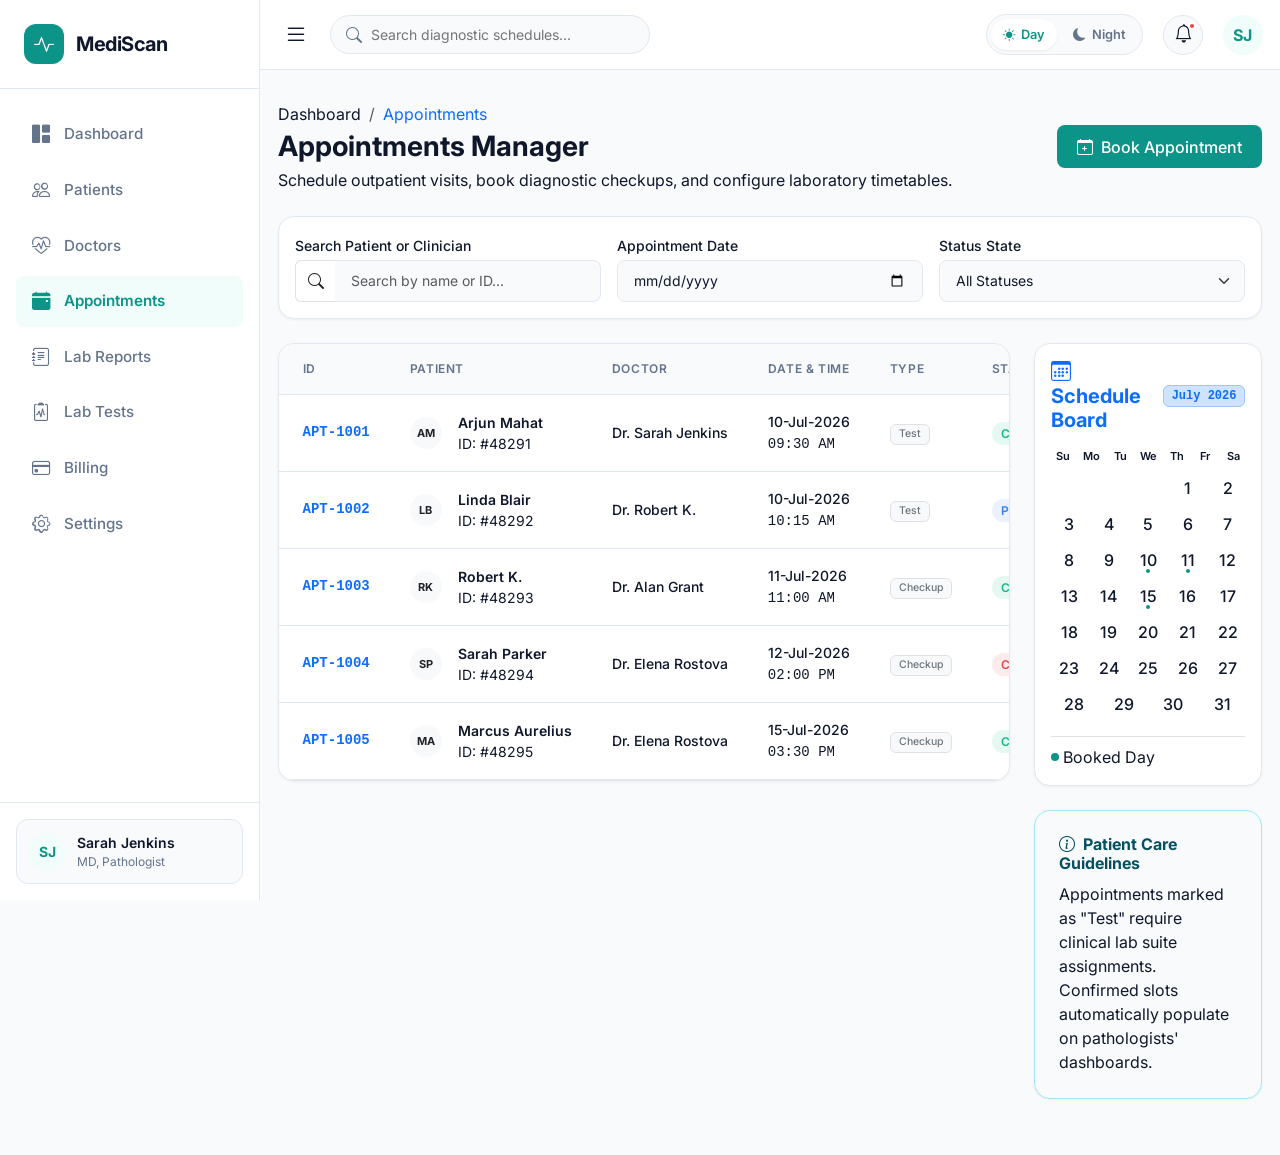
<file: appointments.html>
<!doctype html>
<html lang="en" data-theme="light">
  <head>
    <meta charset="UTF-8" />
    <meta name="viewport" content="width=device-width, initial-scale=1.0" />
    <title>MediScan - Appointments Manager</title>
    <!-- Google Fonts -->
    <link rel="preconnect" href="https://fonts.googleapis.com">
    <link rel="preconnect" href="https://fonts.gstatic.com" crossorigin>
    <link href="https://fonts.googleapis.com/css2?family=Inter:wght@300;400;500;600;700;800&display=swap" rel="stylesheet">
    <!-- Bootstrap 5 CSS -->
    <link href="https://cdn.jsdelivr.net/npm/bootstrap@5.3.3/dist/css/bootstrap.min.css" rel="stylesheet">
    <!-- Bootstrap Icons -->
    <link href="https://cdn.jsdelivr.net/npm/bootstrap-icons@1.11.3/font/bootstrap-icons.min.css" rel="stylesheet">
    <!-- AOS CSS -->
    <link href="https://cdn.jsdelivr.net/npm/aos@2.3.4/dist/aos.css" rel="stylesheet">
    <!-- Custom Style -->
    <link href="./css/style.css" rel="stylesheet" />
    <style>
      /* Page-specific customized styles to guarantee premium visual design */
      .calendar-day-btn {
        width: 32px;
        height: 32px;
        display: flex;
        align-items: center;
        justify-content: center;
        border: none;
        background: transparent;
        border-radius: 50%;
        color: var(--text-primary);
        font-weight: 500;
        cursor: pointer;
        position: relative;
        transition: all 0.2s ease;
        margin: auto;
      }
      .calendar-day-btn:hover {
        background-color: var(--nav-hover);
        color: var(--accent-color);
      }
      .calendar-day-btn.empty {
        cursor: default;
        pointer-events: none;
        opacity: 0.25;
      }
      .calendar-day-btn.has-appointment::after {
        content: '';
        position: absolute;
        bottom: 3px;
        width: 4px;
        height: 4px;
        background-color: var(--accent-color);
        border-radius: 50%;
      }
      .calendar-day-btn.selected {
        background-color: var(--accent-color) !important;
        color: #ffffff !important;
      }
      .calendar-day-btn.selected::after {
        background-color: #ffffff !important;
      }
      
      /* Action Buttons styling */
      .action-icon-btn {
        width: 32px;
        height: 32px;
        border-radius: 8px;
        display: inline-flex;
        align-items: center;
        justify-content: center;
        border: 1px solid var(--border-color);
        background-color: var(--bg-card);
        color: var(--text-secondary);
        transition: all 0.2s ease;
        cursor: pointer;
      }
      .action-icon-btn:hover {
        background-color: var(--accent-color);
        color: #ffffff;
        border-color: var(--accent-color);
        transform: translateY(-1px);
      }
      .action-icon-btn.btn-cancel:hover {
        background-color: #ef4444;
        border-color: #ef4444;
        color: #ffffff;
      }
      
      /* Toast styling */
      .custom-toast {
        position: fixed;
        bottom: 24px;
        right: 24px;
        z-index: 1060;
        background-color: var(--bg-card);
        border: 1px solid var(--border-color);
        box-shadow: 0 10px 30px rgba(0,0,0,0.08);
        border-radius: 12px;
        min-width: 300px;
        display: none;
        animation: slideUp 0.3s ease-out;
      }
      @keyframes slideUp {
        from { transform: translateY(100px); opacity: 0; }
        to { transform: translateY(0); opacity: 1; }
      }
    </style>
  </head>
  <body>

    <!-- Sidebar Layout -->
    <aside id="sidebar" class="sidebar">
      <div class="sidebar-brand">
        <div class="brand-icon">
          <i class="bi bi-activity"></i>
        </div>
        <span class="brand-name">MediScan</span>
      </div>

      <nav class="sidebar-menu">
        <ul class="sidebar-menu-list">
          <li class="sidebar-item">
            <a href="index.html" class="sidebar-link">
              <i class="bi bi-grid-1x2-fill"></i>
              <span>Dashboard</span>
            </a>
          </li>
          <li class="sidebar-item">
            <a href="patients.html" class="sidebar-link">
              <i class="bi bi-people"></i>
              <span>Patients</span>
            </a>
          </li>
          <li class="sidebar-item">
            <a href="doctors.html" class="sidebar-link">
              <i class="bi bi-heart-pulse"></i>
              <span>Doctors</span>
            </a>
          </li>
          <li class="sidebar-item">
            <a href="appointments.html" class="sidebar-link active">
              <i class="bi bi-calendar-event-fill"></i>
              <span>Appointments</span>
            </a>
          </li>
          <li class="sidebar-item">
            <a href="reports.html" class="sidebar-link">
              <i class="bi bi-journal-text"></i>
              <span>Lab Reports</span>
            </a>
          </li>
          <li class="sidebar-item">
            <a href="lab-tests.html" class="sidebar-link">
              <i class="bi bi-clipboard2-pulse"></i>
              <span>Lab Tests</span>
            </a>
          </li>
          <li class="sidebar-item">
            <a href="billing.html" class="sidebar-link">
              <i class="bi bi-credit-card"></i>
              <span>Billing</span>
            </a>
          </li>
          <li class="sidebar-item">
            <a href="settings.html" class="sidebar-link">
              <i class="bi bi-gear"></i>
              <span>Settings</span>
            </a>
          </li>
        </ul>
      </nav>

      <div class="sidebar-footer">
        <div class="user-badge">
          <div class="user-badge-avatar">SJ</div>
          <div class="user-badge-info">
            <span class="user-badge-name">Sarah Jenkins</span>
            <span class="user-badge-role">MD, Pathologist</span>
          </div>
        </div>
      </div>
    </aside>

    <!-- Main Content Area -->
    <main class="main-content">
      <!-- Top Navbar -->
      <header class="top-navbar">
        <div class="navbar-left">
          <button id="sidebar-toggle" class="sidebar-toggle-btn">
            <i class="bi bi-list"></i>
          </button>
          <div class="search-wrapper">
            <i class="bi bi-search"></i>
            <input type="text" id="search-patient" class="search-input" placeholder="Search diagnostic schedules..." />
          </div>
        </div>

        <div class="navbar-actions">
          <!-- Day/Night Toggle Switch -->
          <div class="theme-switch-container">
            <button id="btn-theme-light" class="theme-switch-btn active">
              <i class="bi bi-sun-fill"></i> Day
            </button>
            <button id="btn-theme-dark" class="theme-switch-btn">
              <i class="bi bi-moon-fill"></i> Night
            </button>
          </div>

          <!-- Notification Dropdown -->
          <div class="dropdown">
            <button class="navbar-action-btn" type="button" data-bs-toggle="dropdown" aria-expanded="false">
              <i class="bi bi-bell"></i>
              <span class="badge-dot"></span>
            </button>
            <ul class="dropdown-menu dropdown-menu-end dropdown-menu-custom p-2 mt-2" style="width: 280px;">
              <li class="px-3 py-2 border-bottom var(--border-color) d-flex justify-content-between align-items-center">
                <span class="fw-bold text-primary">Notifications</span>
                <span class="badge bg-danger rounded-pill">3 New</span>
              </li>
              <li><a class="dropdown-item dropdown-item-custom py-2" href="reports.html">
                <div class="d-flex flex-column">
                  <span class="fw-semibold">Abnormal Blood Test #4829</span>
                  <span class="text-xs text-muted">2 mins ago</span>
                </div>
              </a></li>
              <li><a class="dropdown-item dropdown-item-custom py-2" href="appointments.html">
                <div class="d-flex flex-column">
                  <span class="fw-semibold">New Appointment: Arjun Mahat</span>
                  <span class="text-xs text-muted">1 hour ago</span>
                </div>
              </a></li>
              <li><a class="dropdown-item dropdown-item-custom py-2" href="settings.html">
                <div class="d-flex flex-column">
                  <span class="fw-semibold">Sysmex Calibration Finished</span>
                  <span class="text-xs text-muted">Yesterday</span>
                </div>
              </a></li>
            </ul>
          </div>

          <!-- User Profile Dropdown -->
          <div class="dropdown">
            <button class="profile-dropdown-trigger" type="button" data-bs-toggle="dropdown" aria-expanded="false">
              <div class="profile-avatar">SJ</div>
            </button>
            <ul class="dropdown-menu dropdown-menu-end dropdown-menu-custom p-2 mt-2">
              <li class="px-3 py-2">
                <p class="mb-0 fw-bold">Dr. Sarah Jenkins</p>
                <p class="mb-0 text-muted small">sjenkins@mediscan.com</p>
              </li>
              <li class="dropdown-divider-custom"></li>
              <li><a class="dropdown-item dropdown-item-custom" href="settings.html"><i class="bi bi-person me-2"></i>My Profile</a></li>
              <li><a class="dropdown-item dropdown-item-custom" href="settings.html"><i class="bi bi-gear me-2"></i>Account Settings</a></li>
              <li class="dropdown-divider-custom"></li>
              <li><a class="dropdown-item dropdown-item-custom text-danger" href="login.html"><i class="bi bi-box-arrow-right me-2"></i>Logout</a></li>
            </ul>
          </div>
        </div>
      </header>

      <!-- Page Content Container -->
      <div class="page-container">
        <!-- Breadcrumbs & Heading -->
        <div class="d-flex flex-column flex-sm-row justify-content-between align-items-start align-items-sm-center gap-3 mb-4" data-aos="fade-down">
          <div>
            <nav aria-label="breadcrumb">
              <ol class="breadcrumb mb-1 text-xs">
                <li class="breadcrumb-item"><a href="index.html" class="text-decoration-none text-muted">Dashboard</a></li>
                <li class="breadcrumb-item active text-primary" aria-current="page">Appointments</li>
              </ol>
            </nav>
            <h1 class="h3 fw-bold mb-1">Appointments Manager</h1>
            <p class="text-muted mb-0 text-sm">Schedule outpatient visits, book diagnostic checkups, and configure laboratory timetables.</p>
          </div>
          <button class="btn btn-accent d-flex align-items-center gap-2" data-bs-toggle="modal" data-bs-target="#bookAppointmentModal">
            <i class="bi bi-calendar-plus"></i> Book Appointment
          </button>
        </div>

        <!-- Filter & Search Panel -->
        <div class="card-custom mb-4 p-3" data-aos="fade-up">
          <div class="row g-3">
            <div class="col-12 col-md-4">
              <label class="form-label form-label-custom mb-1 text-xs">Search Patient or Clinician</label>
              <div class="input-group">
                <span class="input-group-text bg-transparent border-end-0 var(--border-color)"><i class="bi bi-search text-muted"></i></span>
                <input type="text" id="search-filter" class="form-control form-control-custom border-start-0" placeholder="Search by name or ID..." />
              </div>
            </div>
            <div class="col-12 col-sm-6 col-md-4">
              <label class="form-label form-label-custom mb-1 text-xs">Appointment Date</label>
              <input type="date" id="date-filter" class="form-control form-control-custom" />
            </div>
            <div class="col-12 col-sm-6 col-md-4">
              <label class="form-label form-label-custom mb-1 text-xs">Status State</label>
              <select class="form-select form-select-custom" id="status-filter">
                <option value="All">All Statuses</option>
                <option value="Pending">Pending</option>
                <option value="Confirmed">Confirmed</option>
                <option value="Cancelled">Cancelled</option>
              </select>
            </div>
          </div>
        </div>

        <!-- Layout Rows -->
        <div class="row">
          <!-- Left Column: Appointments Table -->
          <div class="col-12 col-lg-8 col-xl-9" data-aos="fade-up" data-aos-delay="50">
            <div class="card-custom p-0 overflow-hidden">
              <div class="table-responsive">
                <table class="table table-custom align-middle text-nowrap" id="appointments-table">
                  <thead>
                    <tr>
                      <th class="ps-4">ID</th>
                      <th>Patient</th>
                      <th>Doctor</th>
                      <th>Date &amp; Time</th>
                      <th>Type</th>
                      <th>Status</th>
                      <th class="pe-4 text-end">Actions</th>
                    </tr>
                  </thead>
                  <tbody id="appointments-tbody">
                    <!-- Dynamic Rows Populated here -->
                  </tbody>
                </table>
              </div>
              
              <!-- Empty State Alert -->
              <div id="no-appointments-alert" class="p-5 text-center d-none">
                <i class="bi bi-calendar-x text-muted h1 d-block mb-3"></i>
                <h5 class="fw-bold">No Appointments Found</h5>
                <p class="text-muted text-xs mb-0">No records match your filters. Try clearing search fields or picking a different date.</p>
              </div>
            </div>
          </div>

          <!-- Right Column: Mini Calendar Sidebar -->
          <div class="col-12 col-lg-4 col-xl-3" data-aos="fade-left" data-aos-delay="100">
            <div class="card-custom p-3">
              <div class="d-flex justify-content-between align-items-center mb-3">
                <h5 class="fw-bold text-primary mb-0 text-sm">
                  <i class="bi bi-calendar3 me-2"></i>Schedule Board
                </h5>
                <span class="badge bg-primary-subtle text-primary border border-primary-subtle text-xs py-1 px-2 font-monospace">July 2026</span>
              </div>
              
              <!-- Calendar Grid Header -->
              <div class="row text-center g-1 mb-2 text-muted fw-semibold" style="font-size: 11px;">
                <div class="col">Su</div>
                <div class="col">Mo</div>
                <div class="col">Tu</div>
                <div class="col">We</div>
                <div class="col">Th</div>
                <div class="col">Fr</div>
                <div class="col">Sa</div>
              </div>
              
              <!-- Calendar Days Grid (July 2026) -->
              <div class="row g-1 text-center" id="calendar-days-grid">
                <!-- Populated dynamically via JS -->
              </div>
              
              <div class="mt-3 pt-2 border-top var(--border-color) d-flex justify-content-between align-items-center">
                <div class="d-flex align-items-center gap-1">
                  <span class="d-inline-block bg-teal rounded-circle" style="width: 8px; height: 8px; background-color: var(--accent-color);"></span>
                  <span class="text-xs text-muted">Booked Day</span>
                </div>
                <button class="btn btn-link text-xs p-0 text-decoration-none text-teal fw-semibold d-none" id="btn-clear-date-filter">
                  <i class="bi bi-x-circle me-1"></i>Reset Date
                </button>
              </div>
            </div>

            <!-- Pathologist Instructions Note Card -->
            <div class="card-custom border border-info-subtle mt-4" style="background-color: var(--table-header);">
              <h6 class="fw-bold text-info-emphasis text-xs uppercase mb-2"><i class="bi bi-info-circle me-1"></i> Patient Care Guidelines</h6>
              <p class="text-muted text-xs mb-0 leading-relaxed">Appointments marked as "Test" require clinical lab suite assignments. Confirmed slots automatically populate on pathologists' dashboards.</p>
            </div>
          </div>
        </div>
      </div>
    </main>

    <!-- BOOK APPOINTMENT MODAL -->
    <div class="modal fade" id="bookAppointmentModal" tabindex="-1" aria-labelledby="bookAppointmentModalLabel" aria-hidden="true">
      <div class="modal-dialog modal-dialog-centered">
        <div class="modal-content card-custom p-0 border-0 overflow-hidden">
          <div class="modal-header border-bottom var(--border-color) px-4 py-3" style="background-color: var(--table-header);">
            <h5 class="modal-title fw-bold text-primary" id="bookAppointmentModalLabel">Book Diagnostic Slot</h5>
            <button type="button" class="btn-close" data-bs-dismiss="modal" aria-label="Close"></button>
          </div>
          <form id="book-appointment-form" class="needs-validation" novalidate>
            <div class="modal-body p-4">
              <div class="mb-3">
                <label for="addPatientName" class="form-label form-label-custom">Patient Full Name <span class="text-danger">*</span></label>
                <input type="text" class="form-control form-control-custom" id="addPatientName" placeholder="e.g. Arjun Mahat" required />
                <div class="invalid-feedback text-xs">Patient Name is required.</div>
              </div>
              <div class="mb-3">
                <label for="addDoctor" class="form-label form-label-custom">Assigned Clinician <span class="text-danger">*</span></label>
                <select class="form-select form-select-custom" id="addDoctor" required>
                  <option value="" disabled selected>Select Physician</option>
                  <option value="Dr. Sarah Jenkins">Dr. Sarah Jenkins (Pathology)</option>
                  <option value="Dr. Robert K.">Dr. Robert K. (Endocrinology)</option>
                  <option value="Dr. Alan Grant">Dr. Alan Grant (Radiology)</option>
                  <option value="Dr. Elena Rostova">Dr. Elena Rostova (Cardiology)</option>
                </select>
                <div class="invalid-feedback text-xs">Please select a clinician.</div>
              </div>
              <div class="row mb-3">
                <div class="col-6">
                  <label for="addDate" class="form-label form-label-custom">Appointment Date <span class="text-danger">*</span></label>
                  <input type="date" class="form-control form-control-custom" id="addDate" min="2026-07-01" max="2026-07-31" required />
                  <div class="invalid-feedback text-xs">Please select a date in July 2026.</div>
                </div>
                <div class="col-6">
                  <label for="addTime" class="form-label form-label-custom">Time Slot <span class="text-danger">*</span></label>
                  <input type="time" class="form-control form-control-custom" id="addTime" required />
                  <div class="invalid-feedback text-xs">Time slot is required.</div>
                </div>
              </div>
              <div class="mb-3">
                <label for="addType" class="form-label form-label-custom">Appointment Type <span class="text-danger">*</span></label>
                <select class="form-select form-select-custom" id="addType" required>
                  <option value="Test" selected>Diagnostic Test (Blood draw, MRI, etc.)</option>
                  <option value="Checkup">Clinical Checkup / Consultation</option>
                </select>
              </div>
              <div class="mb-3">
                <label for="addNotes" class="form-label form-label-custom">Clinical Notes / Pre-requisites</label>
                <textarea class="form-control form-control-custom" id="addNotes" rows="3" placeholder="e.g. Fasting guidelines or symptoms..."></textarea>
              </div>
            </div>
            <div class="modal-footer border-top var(--border-color) p-3">
              <button type="button" class="btn btn-outline-custom" data-bs-dismiss="modal">Cancel</button>
              <button type="submit" class="btn btn-accent">Save Appointment</button>
            </div>
          </form>
        </div>
      </div>
    </div>

    <!-- EDIT APPOINTMENT MODAL -->
    <div class="modal fade" id="editAppointmentModal" tabindex="-1" aria-labelledby="editAppointmentModalLabel" aria-hidden="true">
      <div class="modal-dialog modal-dialog-centered">
        <div class="modal-content card-custom p-0 border-0 overflow-hidden">
          <div class="modal-header border-bottom var(--border-color) px-4 py-3" style="background-color: var(--table-header);">
            <h5 class="modal-title fw-bold text-primary" id="editAppointmentModalLabel">Edit Scheduled Slot</h5>
            <button type="button" class="btn-close" data-bs-dismiss="modal" aria-label="Close"></button>
          </div>
          <form id="edit-appointment-form" class="needs-validation" novalidate>
            <input type="hidden" id="editAppId" />
            <div class="modal-body p-4">
              <div class="mb-3">
                <label for="editPatientName" class="form-label form-label-custom">Patient Full Name <span class="text-danger">*</span></label>
                <input type="text" class="form-control form-control-custom" id="editPatientName" required />
                <div class="invalid-feedback text-xs">Patient Name is required.</div>
              </div>
              <div class="mb-3">
                <label for="editDoctor" class="form-label form-label-custom">Assigned Clinician <span class="text-danger">*</span></label>
                <select class="form-select form-select-custom" id="editDoctor" required>
                  <option value="Dr. Sarah Jenkins">Dr. Sarah Jenkins (Pathology)</option>
                  <option value="Dr. Robert K.">Dr. Robert K. (Endocrinology)</option>
                  <option value="Dr. Alan Grant">Dr. Alan Grant (Radiology)</option>
                  <option value="Dr. Elena Rostova">Dr. Elena Rostova (Cardiology)</option>
                </select>
                <div class="invalid-feedback text-xs">Please select a clinician.</div>
              </div>
              <div class="row mb-3">
                <div class="col-6">
                  <label for="editDate" class="form-label form-label-custom">Appointment Date <span class="text-danger">*</span></label>
                  <input type="date" class="form-control form-control-custom" id="editDate" min="2026-07-01" max="2026-07-31" required />
                  <div class="invalid-feedback text-xs">Please select a date in July 2026.</div>
                </div>
                <div class="col-6">
                  <label for="editTime" class="form-label form-label-custom">Time Slot <span class="text-danger">*</span></label>
                  <input type="time" class="form-control form-control-custom" id="editTime" required />
                  <div class="invalid-feedback text-xs">Time slot is required.</div>
                </div>
              </div>
              <div class="row mb-3">
                <div class="col-6">
                  <label for="editType" class="form-label form-label-custom">Appointment Type <span class="text-danger">*</span></label>
                  <select class="form-select form-select-custom" id="editType" required>
                    <option value="Test">Diagnostic Test</option>
                    <option value="Checkup">Clinical Checkup</option>
                  </select>
                </div>
                <div class="col-6">
                  <label for="editStatus" class="form-label form-label-custom">Current Status <span class="text-danger">*</span></label>
                  <select class="form-select form-select-custom" id="editStatus" required>
                    <option value="Pending">Pending</option>
                    <option value="Confirmed">Confirmed</option>
                    <option value="Cancelled">Cancelled</option>
                  </select>
                </div>
              </div>
              <div class="mb-3">
                <label for="editNotes" class="form-label form-label-custom">Clinical Notes / Pre-requisites</label>
                <textarea class="form-control form-control-custom" id="editNotes" rows="3"></textarea>
              </div>
            </div>
            <div class="modal-footer border-top var(--border-color) p-3">
              <button type="button" class="btn btn-outline-custom" data-bs-dismiss="modal">Cancel</button>
              <button type="submit" class="btn btn-accent">Save Changes</button>
            </div>
          </form>
        </div>
      </div>
    </div>

    <!-- VIEW APPOINTMENT DETAILS MODAL -->
    <div class="modal fade" id="viewAppointmentModal" tabindex="-1" aria-labelledby="viewAppointmentModalLabel" aria-hidden="true">
      <div class="modal-dialog modal-dialog-centered">
        <div class="modal-content card-custom p-0 border-0 overflow-hidden">
          <div class="modal-header border-bottom var(--border-color) px-4 py-3" style="background-color: var(--table-header);">
            <h5 class="modal-title fw-bold text-primary" id="viewAppointmentModalLabel">Specialist Credentials</h5>
            <button type="button" class="btn-close" data-bs-dismiss="modal" aria-label="Close"></button>
          </div>
          <div class="modal-body p-4">
            <!-- Header section inside Modal -->
            <div class="d-flex align-items-center gap-3 mb-4">
              <div class="user-badge-avatar bg-primary-subtle text-primary fw-bold" id="viewAppInitials" style="width: 56px; height: 56px; font-size: 1.25rem;">AM</div>
              <div>
                <h4 class="fw-bold text-primary mb-0" id="viewAppPatientName">Arjun Mahat</h4>
                <div class="text-xs text-muted">Appointment ID: <strong class="font-monospace text-dark" id="viewAppId">APT-1001</strong></div>
              </div>
            </div>

            <hr class="var(--border-color) my-3" />

            <!-- Core clinical stats & identifiers -->
            <div class="row g-3">
              <div class="col-6">
                <span class="d-block text-xs text-muted">Assigned Doctor</span>
                <span class="fw-semibold text-primary" id="viewAppDoctor">Dr. Sarah Jenkins</span>
              </div>
              <div class="col-6">
                <span class="d-block text-xs text-muted">Appointment Type</span>
                <span class="badge bg-light text-primary border px-2 py-1 text-xs" id="viewAppType">Test</span>
              </div>
              <div class="col-6">
                <span class="d-block text-xs text-muted">Scheduled Date</span>
                <span class="fw-semibold text-primary" id="viewAppDate">10-Jul-2026</span>
              </div>
              <div class="col-6">
                <span class="d-block text-xs text-muted">Time Slot</span>
                <span class="fw-semibold text-teal font-monospace" id="viewAppTime">09:30 AM</span>
              </div>
              <div class="col-12">
                <span class="d-block text-xs text-muted">Current Status</span>
                <span id="viewAppStatusBadge">Confirmed</span>
              </div>
              <div class="col-12">
                <span class="d-block text-xs text-muted">Clinical Notes & Indications</span>
                <div class="bg-light p-3 rounded border text-sm text-dark mt-1 leading-relaxed" id="viewAppNotes" style="white-space: pre-wrap;">
                  Requires fasting for 12 hours prior to blood hematology draw.
                </div>
              </div>
            </div>
          </div>
          <div class="modal-footer border-top var(--border-color) p-3">
            <button type="button" class="btn btn-outline-custom" data-bs-dismiss="modal">Close</button>
            <button type="button" class="btn btn-accent" id="btn-edit-app-from-view"><i class="bi bi-pencil-square me-1"></i> Edit Appointment</button>
          </div>
        </div>
      </div>
    </div>

    <!-- TOAST NOTIFICATION -->
    <div id="toast-notify" class="custom-toast p-3">
      <div class="d-flex align-items-center gap-3">
        <div class="bg-success text-white rounded-circle d-inline-flex p-2">
          <i class="bi bi-check-lg"></i>
        </div>
        <div class="flex-grow-1">
          <strong class="text-primary d-block small" id="toast-title">Success</strong>
          <span class="text-xs text-muted" id="toast-message">Appointments registry updated successfully.</span>
        </div>
        <button type="button" class="btn-close text-xs" onclick="hideToast()"></button>
      </div>
    </div>

    <!-- Bootstrap 5 JS Bundle -->
    <script src="https://cdn.jsdelivr.net/npm/bootstrap@5.3.3/dist/js/bootstrap.bundle.min.js"></script>
    <!-- AOS JS -->
    <script src="https://cdn.jsdelivr.net/npm/aos@2.3.4/dist/aos.js"></script>
    <!-- Custom JS -->
    <script type="module" src="./js/main.js"></script>

    <!-- IN-MEMORY DATABASE & CONTROLLER -->
    <script>
      // Initial appointments database
      const appointmentsData = {
        "APT-1001": {
          id: "APT-1001",
          patientName: "Arjun Mahat",
          patientId: "#48291",
          doctorName: "Dr. Sarah Jenkins",
          date: "2026-07-10",
          time: "09:30 AM",
          type: "Test",
          status: "Confirmed",
          notes: "Requires fasting for 12 hours prior to blood hematology draw."
        },
        "APT-1002": {
          id: "APT-1002",
          patientName: "Linda Blair",
          patientId: "#48292",
          doctorName: "Dr. Robert K.",
          date: "2026-07-10",
          time: "10:15 AM",
          type: "Test",
          status: "Pending",
          notes: "Check thyroid levels and cardiac enzymes."
        },
        "APT-1003": {
          id: "APT-1003",
          patientName: "Robert K.",
          patientId: "#48293",
          doctorName: "Dr. Alan Grant",
          date: "2026-07-11",
          time: "11:00 AM",
          type: "Checkup",
          status: "Confirmed",
          notes: "Review MRI Lumbar Spine results from radiology suite."
        },
        "APT-1004": {
          id: "APT-1004",
          patientName: "Sarah Parker",
          patientId: "#48294",
          doctorName: "Dr. Elena Rostova",
          date: "2026-07-12",
          time: "02:00 PM",
          type: "Checkup",
          status: "Cancelled",
          notes: "Consultation for chronic cardiovascular evaluations."
        },
        "APT-1005": {
          id: "APT-1005",
          patientName: "Marcus Aurelius",
          patientId: "#48295",
          doctorName: "Dr. Elena Rostova",
          date: "2026-07-15",
          time: "03:30 PM",
          type: "Checkup",
          status: "Confirmed",
          notes: "Routine post-op evaluation and cardiovascular checkup."
        }
      };

      // Tracks selected day on the calendar card
      let selectedCalendarDate = "";

      // Toast Notification helper
      function showToast(title, message) {
        document.getElementById('toast-title').textContent = title;
        document.getElementById('toast-message').textContent = message;
        const toast = document.getElementById('toast-notify');
        toast.style.display = 'block';
        setTimeout(() => {
          hideToast();
        }, 4000);
      }

      function hideToast() {
        const toast = document.getElementById('toast-notify');
        if (toast) toast.style.display = 'none';
      }

      // Format YYYY-MM-DD to DD-MMM-YYYY (e.g. 10-Jul-2026)
      function formatDateNice(dateStr) {
        if (!dateStr) return '';
        const parts = dateStr.split('-');
        if (parts.length !== 3) return dateStr;
        const year = parts[0];
        const monthIndex = parseInt(parts[1]) - 1;
        const day = parts[2];
        
        const months = ['Jan', 'Feb', 'Mar', 'Apr', 'May', 'Jun', 'Jul', 'Aug', 'Sep', 'Oct', 'Nov', 'Dec'];
        if (monthIndex < 0 || monthIndex > 11) return dateStr;
        return `${day}-${months[monthIndex]}-${year}`;
      }

      // Convert 24h string "14:30" to 12h string "02:30 PM"
      function formatTime12h(timeStr) {
        if (!timeStr) return '';
        if (timeStr.includes('AM') || timeStr.includes('PM')) {
          return timeStr;
        }
        let [hours, minutes] = timeStr.split(':');
        hours = parseInt(hours);
        const ampm = hours >= 12 ? 'PM' : 'AM';
        hours = hours % 12;
        hours = hours ? hours : 12;
        return `${hours.toString().padStart(2, '0')}:${minutes} ${ampm}`;
      }

      // Convert 12h string "02:30 PM" to 24h string "14:30"
      function parseTimeTo24h(time12h) {
        if (!time12h) return '';
        const match = time12h.match(/^(\d+):(\d+)\s*(AM|PM)$/i);
        if (!match) return '';
        let hours = parseInt(match[1]);
        const minutes = match[2];
        const ampm = match[3].toUpperCase();
        if (ampm === 'PM' && hours < 12) hours += 12;
        if (ampm === 'AM' && hours === 12) hours = 0;
        return `${hours.toString().padStart(2, '0')}:${minutes}`;
      }

      // Render appointments table and mini calendar
      function renderAll() {
        const tbody = document.getElementById('appointments-tbody');
        if (!tbody) return;

        tbody.innerHTML = '';

        const searchQuery = document.getElementById('search-filter').value.toLowerCase();
        const dateQuery = document.getElementById('date-filter').value;
        const statusQuery = document.getElementById('status-filter').value;

        let visibleCount = 0;

        Object.values(appointmentsData).forEach(app => {
          // Check filters
          const matchesSearch = app.patientName.toLowerCase().includes(searchQuery) || 
                                app.doctorName.toLowerCase().includes(searchQuery) || 
                                app.id.toLowerCase().includes(searchQuery);
          
          const matchesDate = !dateQuery || app.date === dateQuery;
          const matchesStatus = statusQuery === 'All' || app.status === statusQuery;
          const matchesCalendar = !selectedCalendarDate || app.date === selectedCalendarDate;

          if (matchesSearch && matchesDate && matchesStatus && matchesCalendar) {
            visibleCount++;

            let statusBadgeClass = "badge-pending";
            if (app.status === "Confirmed") statusBadgeClass = "badge-ready";
            if (app.status === "Cancelled") statusBadgeClass = "badge-cancelled";

            const initials = app.patientName.split(' ').map(n => n[0]).join('').slice(0, 2).toUpperCase();

            const tr = document.createElement('tr');
            tr.innerHTML = `
              <td class="ps-4 font-monospace fw-semibold text-primary">${app.id}</td>
              <td>
                <div class="d-flex align-items-center gap-3">
                  <div class="user-badge-avatar bg-light text-dark fw-bold" style="width: 32px; height: 32px; font-size: 11px;">${initials}</div>
                  <div>
                    <span class="fw-semibold d-block text-sm">${app.patientName}</span>
                    <span class="text-xs text-muted">ID: ${app.patientId}</span>
                  </div>
                </div>
              </td>
              <td>
                <span class="fw-medium">${app.doctorName}</span>
              </td>
              <td>
                <span class="fw-medium d-block text-sm">${formatDateNice(app.date)}</span>
                <span class="text-teal font-monospace text-xs">${app.time}</span>
              </td>
              <td>
                <span class="badge bg-light text-secondary border px-2 py-1 text-xs" style="font-weight: 500;">${app.type}</span>
              </td>
              <td>
                <span class="badge-custom ${statusBadgeClass}">${app.status}</span>
              </td>
              <td class="pe-4 text-end">
                <div class="d-flex justify-content-end gap-2">
                  <button class="action-icon-btn" onclick="viewAppointment('${app.id}')" title="View details">
                    <i class="bi bi-eye"></i>
                  </button>
                  <button class="action-icon-btn" onclick="editAppointment('${app.id}')" title="Edit schedule">
                    <i class="bi bi-pencil"></i>
                  </button>
                  <button class="action-icon-btn btn-cancel" onclick="cancelAppointment('${app.id}')" title="Cancel appointment" ${app.status === 'Cancelled' ? 'disabled style="opacity:0.4; cursor:default;"' : ''}>
                    <i class="bi bi-x-circle"></i>
                  </button>
                </div>
              </td>
            `;

            tbody.appendChild(tr);
          }
        });

        // Toggle empty state alert
        const alertEl = document.getElementById('no-appointments-alert');
        if (visibleCount === 0) {
          alertEl.classList.remove('d-none');
        } else {
          alertEl.classList.add('d-none');
        }

        renderCalendarGrid();
      }

      // Render the July 2026 calendar board grid
      function renderCalendarGrid() {
        const grid = document.getElementById('calendar-days-grid');
        if (!grid) return;

        grid.innerHTML = '';

        // July 2026 starts on Wednesday (3 empty placeholders)
        const offset = 3;
        const totalDays = 31;

        // Populate empty spaces
        for (let i = 0; i < offset; i++) {
          const col = document.createElement('div');
          col.className = 'col';
          col.innerHTML = `<button class="calendar-day-btn empty"></button>`;
          grid.appendChild(col);
        }

        // Check which days have appointments
        const bookedDays = {};
        Object.values(appointmentsData).forEach(app => {
          if (app.status !== 'Cancelled') {
            const parts = app.date.split('-');
            if (parts[0] === '2026' && parts[1] === '07') {
              const day = parseInt(parts[2]);
              bookedDays[day] = true;
            }
          }
        });

        // Render days
        for (let day = 1; day <= totalDays; day++) {
          const formattedDay = day.toString().padStart(2, '0');
          const fullDateStr = `2026-07-${formattedDay}`;

          const col = document.createElement('div');
          col.className = 'col';

          let classes = "calendar-day-btn";
          if (bookedDays[day]) classes += " has-appointment";
          if (selectedCalendarDate === fullDateStr) classes += " selected";

          col.innerHTML = `<button class="${classes}" onclick="selectCalendarDate('${fullDateStr}')">${day}</button>`;
          grid.appendChild(col);
        }

        // Show / Hide Clear Calendar Date button
        const resetBtn = document.getElementById('btn-clear-date-filter');
        if (selectedCalendarDate || document.getElementById('date-filter').value) {
          resetBtn.classList.remove('d-none');
        } else {
          resetBtn.classList.add('d-none');
        }
      }

      // Select date filter from calendar click
      window.selectCalendarDate = function(dateStr) {
        selectedCalendarDate = dateStr;
        // Sync to native date input
        document.getElementById('date-filter').value = dateStr;
        renderAll();
      };

      // Reset date filters
      window.clearDateFilter = function() {
        selectedCalendarDate = "";
        document.getElementById('date-filter').value = "";
        renderAll();
      };

      // View details handler
      window.viewAppointment = function(id) {
        const app = appointmentsData[id];
        if (!app) return;

        const initials = app.patientName.split(' ').map(n => n[0]).join('').slice(0, 2).toUpperCase();
        document.getElementById('viewAppInitials').textContent = initials;
        document.getElementById('viewAppPatientName').textContent = app.patientName;
        document.getElementById('viewAppId').textContent = app.id;
        document.getElementById('viewAppDoctor').textContent = app.doctorName;
        document.getElementById('viewAppType').textContent = app.type;
        document.getElementById('viewAppDate').textContent = formatDateNice(app.date);
        document.getElementById('viewAppTime').textContent = app.time;
        document.getElementById('viewAppNotes').textContent = app.notes || "No extra clinical notes listed.";

        const statusBadge = document.getElementById('viewAppStatusBadge');
        let statusBadgeClass = "badge-pending";
        if (app.status === "Confirmed") statusBadgeClass = "badge-ready";
        if (app.status === "Cancelled") statusBadgeClass = "badge-cancelled";
        statusBadge.className = `badge-custom ${statusBadgeClass}`;
        statusBadge.textContent = app.status;

        const viewModal = new bootstrap.Modal(document.getElementById('viewAppointmentModal'));
        viewModal.show();
      };

      // Edit dialog popup prefilled
      window.editAppointment = function(id) {
        const app = appointmentsData[id];
        if (!app) return;

        document.getElementById('editAppId').value = app.id;
        document.getElementById('editPatientName').value = app.patientName;
        document.getElementById('editDoctor').value = app.doctorName;
        document.getElementById('editDate').value = app.date;
        document.getElementById('editTime').value = parseTimeTo24h(app.time);
        document.getElementById('editType').value = app.type;
        document.getElementById('editStatus').value = app.status;
        document.getElementById('editNotes').value = app.notes || "";

        const editModal = new bootstrap.Modal(document.getElementById('editAppointmentModal'));
        editModal.show();
      };

      // Direct quick Cancel click action
      window.cancelAppointment = function(id) {
        const app = appointmentsData[id];
        if (!app) return;

        if (confirm(`Are you sure you want to cancel the appointment ${id} for ${app.patientName}?`)) {
          app.status = "Cancelled";
          renderAll();
          showToast("Appointment Cancelled", `Successfully marked appointment with ${app.doctorName} as Cancelled.`);
        }
      };

      // Hookups
      document.addEventListener('DOMContentLoaded', () => {
        // Render initial data
        renderAll();

        // Wire up filters
        document.getElementById('search-filter').addEventListener('keyup', renderAll);
        document.getElementById('date-filter').addEventListener('change', function(e) {
          selectedCalendarDate = e.target.value;
          renderAll();
        });
        document.getElementById('status-filter').addEventListener('change', renderAll);
        document.getElementById('btn-clear-date-filter').addEventListener('click', window.clearDateFilter);

        // Book Appointment form validation & save handler
        const addForm = document.getElementById('book-appointment-form');
        addForm.addEventListener('submit', function (e) {
          e.preventDefault();
          if (!addForm.checkValidity()) {
            e.stopPropagation();
            addForm.classList.add('was-validated');
            return;
          }

          const patientName = document.getElementById('addPatientName').value;
          const doctorName = document.getElementById('addDoctor').value;
          const date = document.getElementById('addDate').value;
          const time24 = document.getElementById('addTime').value;
          const type = document.getElementById('addType').value;
          const notes = document.getElementById('addNotes').value;

          const newId = "APT-" + (1000 + Object.keys(appointmentsData).length + 1);

          appointmentsData[newId] = {
            id: newId,
            patientName: patientName,
            patientId: "#4" + Math.floor(10000 + Math.random() * 90000),
            doctorName: doctorName,
            date: date,
            time: formatTime12h(time24),
            type: type,
            status: "Pending",
            notes: notes
          };

          renderAll();

          // Close modal
          const modalEl = document.getElementById('bookAppointmentModal');
          bootstrap.Modal.getInstance(modalEl).hide();
          addForm.reset();
          addForm.classList.remove('was-validated');

          showToast("Appointment Booked", `Registered ${type} slot for ${patientName} on ${formatDateNice(date)}.`);
        });

        // Edit Appointment form submit handler
        const editForm = document.getElementById('edit-appointment-form');
        editForm.addEventListener('submit', function (e) {
          e.preventDefault();
          if (!editForm.checkValidity()) {
            e.stopPropagation();
            editForm.classList.add('was-validated');
            return;
          }

          const id = document.getElementById('editAppId').value;
          const patientName = document.getElementById('editPatientName').value;
          const doctorName = document.getElementById('editDoctor').value;
          const date = document.getElementById('editDate').value;
          const time24 = document.getElementById('editTime').value;
          const type = document.getElementById('editType').value;
          const status = document.getElementById('editStatus').value;
          const notes = document.getElementById('editNotes').value;

          if (appointmentsData[id]) {
            appointmentsData[id].patientName = patientName;
            appointmentsData[id].doctorName = doctorName;
            appointmentsData[id].date = date;
            appointmentsData[id].time = formatTime12h(time24);
            appointmentsData[id].type = type;
            appointmentsData[id].status = status;
            appointmentsData[id].notes = notes;
          }

          renderAll();

          // Close modal
          const editModalEl = document.getElementById('editAppointmentModal');
          bootstrap.Modal.getInstance(editModalEl).hide();
          editForm.classList.remove('was-validated');

          showToast("Changes Committed", `Appointment records for ${patientName} updated successfully.`);
        });

        // Handle Edit from View Modal transition
        document.getElementById('btn-edit-app-from-view').addEventListener('click', function () {
          const currentId = document.getElementById('viewAppId').textContent;
          const viewModalEl = document.getElementById('viewAppointmentModal');
          bootstrap.Modal.getInstance(viewModalEl).hide();
          
          setTimeout(() => {
            editAppointment(currentId);
          }, 400);
        });
      });
    </script>
  </body>
</html>
</file>
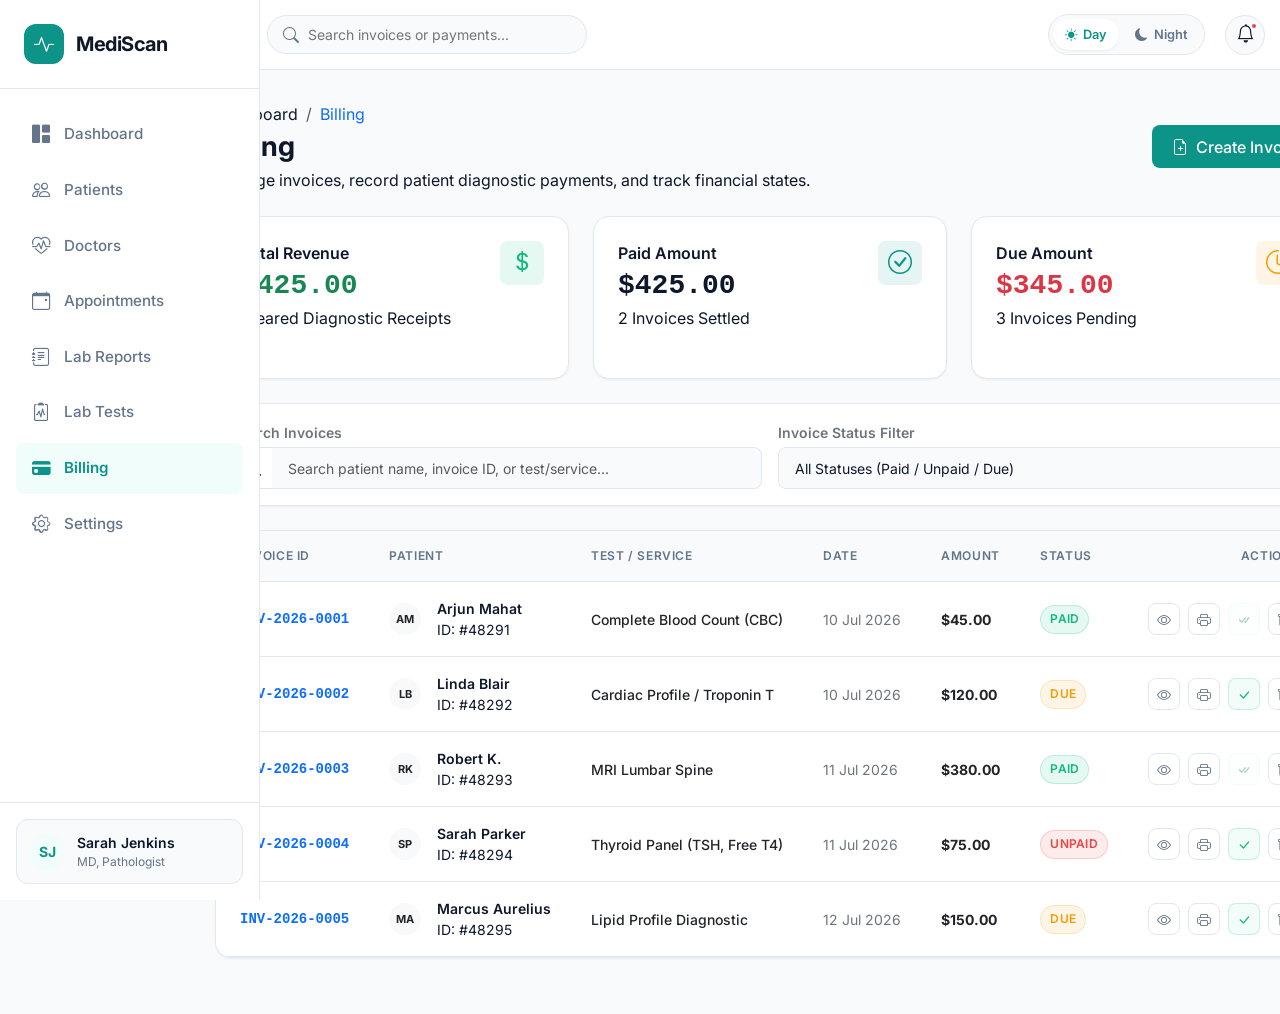
<file: billing.html>
<!doctype html>
<html lang="en" data-theme="light">
  <head>
    <meta charset="UTF-8" />
    <meta name="viewport" content="width=device-width, initial-scale=1.0" />
    <title>MediScan - Billing & Invoices</title>
    <!-- Google Fonts -->
    <link rel="preconnect" href="https://fonts.googleapis.com">
    <link rel="preconnect" href="https://fonts.gstatic.com" crossorigin>
    <link href="https://fonts.googleapis.com/css2?family=Inter:wght@300;400;500;600;700;800&display=swap" rel="stylesheet">
    <!-- Bootstrap 5 CSS -->
    <link href="https://cdn.jsdelivr.net/npm/bootstrap@5.3.3/dist/css/bootstrap.min.css" rel="stylesheet">
    <!-- Bootstrap Icons -->
    <link href="https://cdn.jsdelivr.net/npm/bootstrap-icons@1.11.3/font/bootstrap-icons.min.css" rel="stylesheet">
    <!-- AOS CSS -->
    <link href="https://cdn.jsdelivr.net/npm/aos@2.3.4/dist/aos.css" rel="stylesheet">
    <!-- Custom Style -->
    <link href="./css/style.css" rel="stylesheet" />
    <style>
      /* Page-specific customized styles to guarantee premium visual design */
      .action-icon-btn {
        width: 32px;
        height: 32px;
        border-radius: 8px;
        display: inline-flex;
        align-items: center;
        justify-content: center;
        border: 1px solid var(--border-color);
        background-color: var(--bg-card);
        color: var(--text-secondary);
        transition: all 0.2s ease;
        cursor: pointer;
        padding: 0;
      }
      .action-icon-btn:hover {
        background-color: var(--accent-color);
        color: #ffffff;
        border-color: var(--accent-color);
        transform: translateY(-1px);
      }
      .action-icon-btn.btn-delete:hover {
        background-color: #ef4444;
        border-color: #ef4444;
        color: #ffffff;
      }
      .action-icon-btn.btn-print:hover {
        background-color: #3b82f6;
        border-color: #3b82f6;
        color: #ffffff;
      }
      .badge-status {
        padding: 0.35em 0.75em;
        font-size: 0.75rem;
        font-weight: 600;
        border-radius: 50rem;
        text-transform: uppercase;
        letter-spacing: 0.025em;
        display: inline-block;
      }
      .badge-status-paid {
        background-color: rgba(16, 185, 129, 0.1);
        color: #10b981;
        border: 1px solid rgba(16, 185, 129, 0.2);
      }
      .badge-status-unpaid {
        background-color: rgba(239, 68, 68, 0.1);
        color: #ef4444;
        border: 1px solid rgba(239, 68, 68, 0.2);
      }
      .badge-status-due {
        background-color: rgba(245, 158, 11, 0.1);
        color: #f59e0b;
        border: 1px solid rgba(245, 158, 11, 0.2);
      }
      /* Toast styling */
      .custom-toast {
        position: fixed;
        bottom: 24px;
        right: 24px;
        z-index: 1060;
        background-color: var(--bg-card);
        border: 1px solid var(--border-color);
        box-shadow: 0 10px 30px rgba(0,0,0,0.08);
        border-radius: 12px;
        min-width: 300px;
        display: none;
        animation: slideUp 0.3s ease-out;
      }
      @keyframes slideUp {
        from { transform: translateY(100px); opacity: 0; }
        to { transform: translateY(0); opacity: 1; }
      }
    </style>
  </head>
  <body>

    <!-- Sidebar Layout -->
    <aside id="sidebar" class="sidebar">
      <div class="sidebar-brand">
        <div class="brand-icon">
          <i class="bi bi-activity"></i>
        </div>
        <span class="brand-name">MediScan</span>
      </div>

      <nav class="sidebar-menu">
        <ul class="sidebar-menu-list">
          <li class="sidebar-item">
            <a href="index.html" class="sidebar-link">
              <i class="bi bi-grid-1x2-fill"></i>
              <span>Dashboard</span>
            </a>
          </li>
          <li class="sidebar-item">
            <a href="patients.html" class="sidebar-link">
              <i class="bi bi-people"></i>
              <span>Patients</span>
            </a>
          </li>
          <li class="sidebar-item">
            <a href="doctors.html" class="sidebar-link">
              <i class="bi bi-heart-pulse"></i>
              <span>Doctors</span>
            </a>
          </li>
          <li class="sidebar-item">
            <a href="appointments.html" class="sidebar-link">
              <i class="bi bi-calendar-event"></i>
              <span>Appointments</span>
            </a>
          </li>
          <li class="sidebar-item">
            <a href="reports.html" class="sidebar-link">
              <i class="bi bi-journal-text"></i>
              <span>Lab Reports</span>
            </a>
          </li>
          <li class="sidebar-item">
            <a href="lab-tests.html" class="sidebar-link">
              <i class="bi bi-clipboard2-pulse"></i>
              <span>Lab Tests</span>
            </a>
          </li>
          <li class="sidebar-item">
            <a href="billing.html" class="sidebar-link active">
              <i class="bi bi-credit-card-fill"></i>
              <span>Billing</span>
            </a>
          </li>
          <li class="sidebar-item">
            <a href="settings.html" class="sidebar-link">
              <i class="bi bi-gear"></i>
              <span>Settings</span>
            </a>
          </li>
        </ul>
      </nav>

      <div class="sidebar-footer">
        <div class="user-badge">
          <div class="user-badge-avatar">SJ</div>
          <div class="user-badge-info">
            <span class="user-badge-name">Sarah Jenkins</span>
            <span class="user-badge-role">MD, Pathologist</span>
          </div>
        </div>
      </div>
    </aside>

    <!-- Main Content Area -->
    <main class="main-content">
      <!-- Top Navbar -->
      <header class="top-navbar">
        <div class="navbar-left">
          <button id="sidebar-toggle" class="sidebar-toggle-btn">
            <i class="bi bi-list"></i>
          </button>
          <div class="search-wrapper">
            <i class="bi bi-search"></i>
            <input type="text" id="search-patient" class="search-input" placeholder="Search invoices or payments..." />
          </div>
        </div>

        <div class="navbar-actions">
          <!-- Day/Night Toggle Switch -->
          <div class="theme-switch-container">
            <button id="btn-theme-light" class="theme-switch-btn active">
              <i class="bi bi-sun-fill"></i> Day
            </button>
            <button id="btn-theme-dark" class="theme-switch-btn">
              <i class="bi bi-moon-fill"></i> Night
            </button>
          </div>

          <!-- Notification Dropdown -->
          <div class="dropdown">
            <button class="navbar-action-btn" type="button" data-bs-toggle="dropdown" aria-expanded="false">
              <i class="bi bi-bell"></i>
              <span class="badge-dot"></span>
            </button>
            <ul class="dropdown-menu dropdown-menu-end dropdown-menu-custom p-2 mt-2" style="width: 280px;">
              <li class="px-3 py-2 border-bottom var(--border-color) d-flex justify-content-between align-items-center">
                <span class="fw-bold text-primary">Notifications</span>
                <span class="badge bg-danger rounded-pill">3 New</span>
              </li>
              <li><a class="dropdown-item dropdown-item-custom py-2" href="reports.html">
                <div class="d-flex flex-column">
                  <span class="fw-semibold">Abnormal Blood Test #4829</span>
                  <span class="text-xs text-muted">2 mins ago</span>
                </div>
              </a></li>
              <li><a class="dropdown-item dropdown-item-custom py-2" href="appointments.html">
                <div class="d-flex flex-column">
                  <span class="fw-semibold">New Appointment: Arjun Mahat</span>
                  <span class="text-xs text-muted">1 hour ago</span>
                </div>
              </a></li>
              <li><a class="dropdown-item dropdown-item-custom py-2" href="settings.html">
                <div class="d-flex flex-column">
                  <span class="fw-semibold">Sysmex Calibration Finished</span>
                  <span class="text-xs text-muted">Yesterday</span>
                </div>
              </a></li>
            </ul>
          </div>

          <!-- User Profile Dropdown -->
          <div class="dropdown">
            <button class="profile-dropdown-trigger" type="button" data-bs-toggle="dropdown" aria-expanded="false">
              <div class="profile-avatar">SJ</div>
            </button>
            <ul class="dropdown-menu dropdown-menu-end dropdown-menu-custom p-2 mt-2">
              <li class="px-3 py-2">
                <p class="mb-0 fw-bold">Dr. Sarah Jenkins</p>
                <p class="mb-0 text-muted small">sjenkins@mediscan.com</p>
              </li>
              <li class="dropdown-divider-custom"></li>
              <li><a class="dropdown-item dropdown-item-custom" href="settings.html"><i class="bi bi-person me-2"></i>My Profile</a></li>
              <li><a class="dropdown-item dropdown-item-custom" href="settings.html"><i class="bi bi-gear me-2"></i>Account Settings</a></li>
              <li class="dropdown-divider-custom"></li>
              <li><a class="dropdown-item dropdown-item-custom text-danger" href="login.html"><i class="bi bi-box-arrow-right me-2"></i>Logout</a></li>
            </ul>
          </div>
        </div>
      </header>

      <!-- Page Content -->
      <div class="page-container">
        <!-- Header & Navigation Breadcrumbs -->
        <div class="d-flex flex-column flex-sm-row justify-content-between align-items-start align-items-sm-center gap-3 mb-4" data-aos="fade-down">
          <div>
            <nav aria-label="breadcrumb">
              <ol class="breadcrumb mb-1 text-xs">
                <li class="breadcrumb-item"><a href="index.html" class="text-decoration-none text-muted">Dashboard</a></li>
                <li class="breadcrumb-item active text-primary" aria-current="page">Billing</li>
              </ol>
            </nav>
            <h1 class="h3 fw-bold mb-1">Billing</h1>
            <p class="text-muted mb-0 text-sm">Manage invoices, record patient diagnostic payments, and track financial states.</p>
          </div>
          <button class="btn btn-accent d-flex align-items-center gap-2 animate-lift" data-bs-toggle="modal" data-bs-target="#createInvoiceModal">
            <i class="bi bi-file-earmark-plus"></i> Create Invoice
          </button>
        </div>

        <!-- Billing Overview Cards -->
        <div class="row g-4 mb-4" data-aos="fade-up">
          <div class="col-12 col-md-4">
            <div class="card-custom h-100">
              <div class="d-flex justify-content-between align-items-start">
                <div>
                  <span class="d-block text-xs text-muted fw-semibold uppercase mb-1">Total Revenue</span>
                  <h2 id="summary-total-revenue" class="h3 fw-bold mb-1 font-monospace text-success">$0.00</h2>
                  <span class="text-xs text-muted">Cleared Diagnostic Receipts</span>
                </div>
                <div class="p-2 rounded-3 d-inline-flex align-items-center justify-content-center" style="width: 44px; height: 44px; background-color: rgba(16, 185, 129, 0.1); color: #10b981;">
                  <i class="bi bi-currency-dollar fs-4"></i>
                </div>
              </div>
            </div>
          </div>
          <div class="col-12 col-md-4">
            <div class="card-custom h-100">
              <div class="d-flex justify-content-between align-items-start">
                <div>
                  <span class="d-block text-xs text-muted fw-semibold uppercase mb-1">Paid Amount</span>
                  <h2 id="summary-paid-amount" class="h3 fw-bold mb-1 font-monospace text-teal">$0.00</h2>
                  <span id="summary-paid-count" class="text-xs text-muted">0 Invoices Settled</span>
                </div>
                <div class="p-2 rounded-3 d-inline-flex align-items-center justify-content-center" style="width: 44px; height: 44px; background-color: rgba(13, 148, 136, 0.1); color: var(--accent-color);">
                  <i class="bi bi-check-circle fs-4"></i>
                </div>
              </div>
            </div>
          </div>
          <div class="col-12 col-md-4">
            <div class="card-custom h-100">
              <div class="d-flex justify-content-between align-items-start">
                <div>
                  <span class="d-block text-xs text-muted fw-semibold uppercase mb-1">Due Amount</span>
                  <h2 id="summary-due-amount" class="h3 fw-bold mb-1 font-monospace text-danger">$0.00</h2>
                  <span id="summary-due-count" class="text-xs text-muted">0 Invoices Pending</span>
                </div>
                <div class="p-2 rounded-3 d-inline-flex align-items-center justify-content-center" style="width: 44px; height: 44px; background-color: rgba(245, 158, 11, 0.1); color: #f59e0b;">
                  <i class="bi bi-clock-history fs-4"></i>
                </div>
              </div>
            </div>
          </div>
        </div>

        <!-- FILTER BAR -->
        <div class="card-custom mb-4 p-3" data-aos="fade-up">
          <div class="row g-3">
            <div class="col-12 col-md-6">
              <label class="form-label form-label-custom mb-1 text-xs fw-semibold text-secondary">Search Invoices</label>
              <div class="input-group">
                <span class="input-group-text bg-transparent border-end-0 var(--border-color)"><i class="bi bi-search text-muted"></i></span>
                <input type="text" id="invoice-search-input" class="form-control form-control-custom border-start-0" placeholder="Search patient name, invoice ID, or test/service..." />
              </div>
            </div>
            <div class="col-12 col-md-6">
              <label class="form-label form-label-custom mb-1 text-xs fw-semibold text-secondary">Invoice Status Filter</label>
              <select class="form-select form-select-custom" id="filter-status">
                <option value="All">All Statuses (Paid / Unpaid / Due)</option>
                <option value="Paid">Paid</option>
                <option value="Unpaid">Unpaid</option>
                <option value="Due">Due</option>
              </select>
            </div>
          </div>
        </div>

        <!-- INVOICE TABLE -->
        <div class="row" data-aos="fade-up" data-aos-delay="50">
          <div class="col-12">
            <div class="card-custom p-0 overflow-hidden">
              <div class="table-responsive">
                <table class="table table-custom align-middle text-nowrap" id="invoices-table">
                  <thead>
                    <tr>
                      <th class="ps-4">Invoice ID</th>
                      <th>Patient</th>
                      <th>Test / Service</th>
                      <th>Date</th>
                      <th>Amount</th>
                      <th>Status</th>
                      <th class="pe-4 text-end">Actions</th>
                    </tr>
                  </thead>
                  <tbody id="invoices-tbody">
                    <!-- Populated dynamically via JS -->
                  </tbody>
                </table>
              </div>
              <!-- Empty State Alert -->
              <div id="no-invoices-alert" class="p-5 text-center d-none">
                <i class="bi bi-credit-card-2-back text-muted h1 d-block mb-3"></i>
                <h5 class="fw-bold">No Invoices Found</h5>
                <p class="text-muted text-xs mb-0">No billing records match your search or filters.</p>
              </div>
            </div>
          </div>
        </div>
      </div>
    </main>

    <!-- CREATE INVOICE MODAL -->
    <div class="modal fade" id="createInvoiceModal" tabindex="-1" aria-labelledby="createInvoiceModalLabel" aria-hidden="true">
      <div class="modal-dialog modal-dialog-centered">
        <div class="modal-content card-custom p-0 border-0 overflow-hidden">
          <div class="modal-header border-bottom var(--border-color) px-4 py-3" style="background-color: var(--table-header);">
            <h5 class="modal-title fw-bold text-primary" id="createInvoiceModalLabel">Create Diagnostic Invoice</h5>
            <button type="button" class="btn-close" data-bs-dismiss="modal" aria-label="Close"></button>
          </div>
          <form id="create-invoice-form" class="needs-validation" novalidate>
            <div class="modal-body p-4">
              <div class="row g-3">
                <div class="col-12">
                  <label for="addPatientName" class="form-label form-label-custom">Patient Full Name <span class="text-danger">*</span></label>
                  <input type="text" class="form-control form-control-custom" id="addPatientName" placeholder="e.g. Linda Blair" required />
                  <div class="invalid-feedback text-xs">Patient Name is required.</div>
                </div>

                <div class="col-12">
                  <label for="addService" class="form-label form-label-custom">Test / Service <span class="text-danger">*</span></label>
                  <select class="form-select form-select-custom" id="addService" required>
                    <option value="" disabled selected>Select Diagnostic Modality</option>
                    <option value="Complete Blood Count (CBC)">Complete Blood Count (CBC)</option>
                    <option value="Cardiac Profile / Troponin T">Cardiac Profile / Troponin T</option>
                    <option value="MRI Lumbar Spine">MRI Lumbar Spine</option>
                    <option value="Thyroid Panel (TSH, Free T4)">Thyroid Panel (TSH, Free T4)</option>
                    <option value="Lipid Profile Diagnostic">Lipid Profile Diagnostic</option>
                    <option value="Electrocardiogram (ECG)">Electrocardiogram (ECG)</option>
                    <option value="Urinalysis and Renal Screen">Urinalysis and Renal Screen</option>
                  </select>
                  <div class="invalid-feedback text-xs">Please select a service or modality.</div>
                </div>

                <div class="col-12 col-md-6">
                  <label for="addAmount" class="form-label form-label-custom">Billing Amount ($) <span class="text-danger">*</span></label>
                  <div class="input-group">
                    <span class="input-group-text bg-light border-end-0 var(--border-color) text-xs fw-bold">$</span>
                    <input type="number" step="0.01" min="0.01" class="form-control form-control-custom border-start-0" id="addAmount" placeholder="0.00" required />
                  </div>
                  <div class="invalid-feedback text-xs">Please provide a valid diagnostic billing amount (e.g. 120.00).</div>
                </div>

                <div class="col-12 col-md-6">
                  <label for="addDate" class="form-label form-label-custom">Billing Date <span class="text-danger">*</span></label>
                  <input type="date" class="form-control form-control-custom" id="addDate" required />
                  <div class="invalid-feedback text-xs">Valid billing date is required.</div>
                </div>

                <div class="col-12">
                  <label for="addStatus" class="form-label form-label-custom">Invoice Status <span class="text-danger">*</span></label>
                  <select class="form-select form-select-custom" id="addStatus" required>
                    <option value="Paid" selected>Paid (Cleared)</option>
                    <option value="Unpaid">Unpaid</option>
                    <option value="Due">Due</option>
                  </select>
                </div>
              </div>
            </div>
            <div class="modal-footer border-top var(--border-color) p-3">
              <button type="button" class="btn btn-outline-custom" data-bs-dismiss="modal">Cancel</button>
              <button type="submit" class="btn btn-accent">Save Invoice</button>
            </div>
          </form>
        </div>
      </div>
    </div>

    <!-- INVOICE VIEW MODAL -->
    <div class="modal fade" id="invoiceViewModal" tabindex="-1" aria-labelledby="invoiceViewModalLabel" aria-hidden="true">
      <div class="modal-dialog modal-dialog-centered">
        <div class="modal-content card-custom p-0 border-0 overflow-hidden">
          <div class="modal-header border-bottom var(--border-color) px-4 py-3" style="background-color: var(--table-header);">
            <h5 class="modal-title fw-bold text-primary" id="invoiceViewModalLabel">Diagnostic Invoice Receipt</h5>
            <button type="button" class="btn-close" data-bs-dismiss="modal" aria-label="Close"></button>
          </div>
          <div class="modal-body p-4">
            <div class="d-flex justify-content-between align-items-center mb-4">
              <div>
                <strong class="text-primary d-block font-sans h5">MediScan Labs</strong>
                <span class="text-xs text-muted">Diagnostic &amp; Imaging Centre</span>
              </div>
              <div class="text-end">
                <span id="viewInvoiceStatusBadge" class="badge-status badge-status-paid">PAID</span>
                <span id="viewInvoiceId" class="d-block text-xs font-monospace text-muted mt-1">INV-2026-0001</span>
              </div>
            </div>
            <hr class="var(--border-color) mb-4" />
            <div class="row mb-4">
              <div class="col-6">
                <span class="text-xs text-muted d-block">Billed To:</span>
                <strong id="viewInvoicePatientName" class="small text-primary">Arjun Mahat</strong>
                <span id="viewInvoicePatientId" class="d-block text-xs text-muted">Patient ID: #48291</span>
              </div>
              <div class="col-6 text-end">
                <span class="text-xs text-muted d-block">Billing Date:</span>
                <strong id="viewInvoiceDate" class="small text-primary">10-Jul-2026</strong>
                <span class="d-block text-xs text-muted">Secure Med-ID Cleared</span>
              </div>
            </div>

            <table class="table table-sm table-borderless small mb-4">
              <thead>
                <tr class="border-bottom var(--border-color)">
                  <th class="py-2 text-muted">Diagnostics Conducted</th>
                  <th class="py-2 text-end text-muted">Cost</th>
                </tr>
              </thead>
              <tbody>
                <tr>
                  <td id="viewInvoiceService" class="py-2">Complete Blood Count</td>
                  <td id="viewInvoiceCost" class="py-2 text-end">$45.00</td>
                </tr>
                <tr class="border-top var(--border-color) fw-bold">
                  <td class="py-2 text-primary">Grand Total</td>
                  <td id="viewInvoiceTotal" class="py-2 text-end text-success">$45.00</td>
                </tr>
              </tbody>
            </table>

            <div class="text-center p-3 rounded text-xs text-muted border" style="background-color: var(--table-header); border-color: var(--border-color) !important;">
              All electronic invoices represent actual diagnostic transactions. If you have questions regarding health insurance coverages or pre-authorizations, please connect with billing support.
            </div>
          </div>
          <div class="modal-footer border-top var(--border-color) p-3">
            <button type="button" class="btn btn-outline-custom" data-bs-dismiss="modal">Close</button>
            <button type="button" class="btn btn-accent" id="btn-modal-print"><i class="bi bi-printer me-1"></i> Print / Download PDF</button>
          </div>
        </div>
      </div>
    </div>

    <!-- TOAST NOTIFICATION -->
    <div id="toast-notify" class="custom-toast p-3">
      <div class="d-flex align-items-center gap-3">
        <div class="bg-success text-white rounded-circle d-inline-flex p-2">
          <i class="bi bi-check-lg"></i>
        </div>
        <div class="flex-grow-1">
          <strong class="text-primary d-block small" id="toast-title">Success</strong>
          <span class="text-xs text-muted" id="toast-message">Invoice database updated successfully.</span>
        </div>
        <button type="button" class="btn-close text-xs" onclick="hideToast()" style="background: none; border: none; font-size: 1.2rem; line-height: 1;"><i class="bi bi-x"></i></button>
      </div>
    </div>

    <!-- Bootstrap 5 JS Bundle -->
    <script src="https://cdn.jsdelivr.net/npm/bootstrap@5.3.3/dist/js/bootstrap.bundle.min.js"></script>
    <!-- AOS JS -->
    <script src="https://cdn.jsdelivr.net/npm/aos@2.3.4/dist/aos.js"></script>
    <!-- Custom JS -->
    <script type="module" src="./js/main.js"></script>

    <!-- IN-MEMORY DATABASE & CONTROLLER -->
    <script>
      // Initial diagnostic billing invoices database
      const initialInvoices = [
        {
          id: "INV-2026-0001",
          patientName: "Arjun Mahat",
          patientId: "#48291",
          service: "Complete Blood Count (CBC)",
          date: "2026-07-10",
          amount: 45.00,
          status: "Paid"
        },
        {
          id: "INV-2026-0002",
          patientName: "Linda Blair",
          patientId: "#48292",
          service: "Cardiac Profile / Troponin T",
          date: "2026-07-10",
          amount: 120.00,
          status: "Due"
        },
        {
          id: "INV-2026-0003",
          patientName: "Robert K.",
          patientId: "#48293",
          service: "MRI Lumbar Spine",
          date: "2026-07-11",
          amount: 380.00,
          status: "Paid"
        },
        {
          id: "INV-2026-0004",
          patientName: "Sarah Parker",
          patientId: "#48294",
          service: "Thyroid Panel (TSH, Free T4)",
          date: "2026-07-11",
          amount: 75.00,
          status: "Unpaid"
        },
        {
          id: "INV-2026-0005",
          patientName: "Marcus Aurelius",
          patientId: "#48295",
          service: "Lipid Profile Diagnostic",
          date: "2026-07-12",
          amount: 150.00,
          status: "Due"
        }
      ];

      const STORAGE_KEY = "mediscan_invoices";
      let invoicesData = [];

      // Load invoice registry from LocalStorage or default to initials
      function loadInvoices() {
        const saved = localStorage.getItem(STORAGE_KEY);
        if (saved) {
          try {
            invoicesData = JSON.parse(saved);
          } catch (e) {
            invoicesData = [...initialInvoices];
          }
        } else {
          invoicesData = [...initialInvoices];
        }
      }

      // Save registry
      function saveInvoices() {
        localStorage.setItem(STORAGE_KEY, JSON.stringify(invoicesData));
      }

      // Show/Hide toast system
      window.showToast = function(title, message) {
        const titleEl = document.getElementById('toast-title');
        const messageEl = document.getElementById('toast-message');
        if (titleEl) titleEl.textContent = title;
        if (messageEl) messageEl.textContent = message;
        
        const toast = document.getElementById('toast-notify');
        if (toast) {
          toast.style.display = 'block';
          setTimeout(() => {
            hideToast();
          }, 4000);
        }
      };

      window.hideToast = function() {
        const toast = document.getElementById('toast-notify');
        if (toast) toast.style.display = 'none';
      };

      // Perform calculations & update header metrics cards
      function calculateSummary() {
        let totalRevenue = 0; // Sum of Paid
        let paidAmount = 0;    // Sum of Paid
        let dueAmount = 0;     // Sum of Unpaid + Due

        let paidCount = 0;
        let dueCount = 0;

        invoicesData.forEach(inv => {
          const amt = parseFloat(inv.amount) || 0;
          if (inv.status === 'Paid') {
            paidAmount += amt;
            paidCount++;
          } else {
            dueAmount += amt;
            dueCount++;
          }
        });

        // Total Revenue represents total cleared collections
        totalRevenue = paidAmount;

        const revEl = document.getElementById('summary-total-revenue');
        const paidAmtEl = document.getElementById('summary-paid-amount');
        const dueAmtEl = document.getElementById('summary-due-amount');
        
        const paidCountEl = document.getElementById('summary-paid-count');
        const dueCountEl = document.getElementById('summary-due-count');

        if (revEl) revEl.textContent = `$${totalRevenue.toLocaleString('en-US', { minimumFractionDigits: 2, maximumFractionDigits: 2 })}`;
        if (paidAmtEl) paidAmtEl.textContent = `$${paidAmount.toLocaleString('en-US', { minimumFractionDigits: 2, maximumFractionDigits: 2 })}`;
        if (dueAmtEl) dueAmtEl.textContent = `$${dueAmount.toLocaleString('en-US', { minimumFractionDigits: 2, maximumFractionDigits: 2 })}`;

        if (paidCountEl) paidCountEl.textContent = `${paidCount} Invoices Settled`;
        if (dueCountEl) dueCountEl.textContent = `${dueCount} Invoices Pending`;
      }

      // Render Table content with active filter/search
      function renderTable() {
        const tbody = document.getElementById('invoices-tbody');
        if (!tbody) return;

        tbody.innerHTML = '';

        const searchQuery = document.getElementById('invoice-search-input').value.toLowerCase();
        const statusFilter = document.getElementById('filter-status').value;

        let visibleCount = 0;

        invoicesData.forEach(inv => {
          const matchesSearch = inv.patientName.toLowerCase().includes(searchQuery) ||
                                inv.id.toLowerCase().includes(searchQuery) ||
                                inv.service.toLowerCase().includes(searchQuery);

          const matchesStatus = statusFilter === 'All' || inv.status === statusFilter;

          if (matchesSearch && matchesStatus) {
            visibleCount++;

            let statusClass = "badge-status-paid";
            if (inv.status === "Unpaid") statusClass = "badge-status-unpaid";
            if (inv.status === "Due") statusClass = "badge-status-due";

            const initials = inv.patientName.split(' ').map(n => n[0]).join('').slice(0, 2).toUpperCase();

            const tr = document.createElement('tr');
            tr.innerHTML = `
              <td class="ps-4 font-monospace fw-semibold text-primary">${inv.id}</td>
              <td>
                <div class="d-flex align-items-center gap-3">
                  <div class="user-badge-avatar bg-light text-dark fw-bold" style="width: 32px; height: 32px; font-size: 11px;">${initials}</div>
                  <div>
                    <span class="fw-semibold d-block text-sm">${inv.patientName}</span>
                    <span class="text-xs text-muted">ID: ${inv.patientId}</span>
                  </div>
                </div>
              </td>
              <td>
                <span class="fw-medium text-dark">${inv.service}</span>
              </td>
              <td>
                <span class="text-secondary text-sm">${formatDisplayDate(inv.date)}</span>
              </td>
              <td>
                <strong class="text-dark">$${parseFloat(inv.amount).toFixed(2)}</strong>
              </td>
              <td>
                <span class="badge-status ${statusClass}">${inv.status}</span>
              </td>
              <td class="pe-4 text-end">
                <div class="d-flex justify-content-end gap-2">
                  <button class="action-icon-btn" onclick="viewInvoice('${inv.id}')" title="View Detailed Invoice">
                    <i class="bi bi-eye"></i>
                  </button>
                  <button class="action-icon-btn btn-print" onclick="downloadInvoice('${inv.id}')" title="Print/Download PDF">
                    <i class="bi bi-printer"></i>
                  </button>
                  ${inv.status !== 'Paid' ? `
                    <button class="action-icon-btn" onclick="markAsPaid('${inv.id}')" title="Mark Paid" style="color: #10b981; border-color: rgba(16, 185, 129, 0.2); background-color: rgba(16, 185, 129, 0.05);">
                      <i class="bi bi-check-lg"></i>
                    </button>
                  ` : `
                    <button class="action-icon-btn" disabled title="Settled" style="opacity: 0.4; cursor: not-allowed; border-color: rgba(16, 185, 129, 0.1); background-color: rgba(16, 185, 129, 0.02);">
                      <i class="bi bi-check-all text-success"></i>
                    </button>
                  `}
                  <button class="action-icon-btn btn-delete" onclick="deleteInvoice('${inv.id}')" title="Remove Invoice">
                    <i class="bi bi-trash"></i>
                  </button>
                </div>
              </td>
            `;

            tbody.appendChild(tr);
          }
        });

        // Set alert if empty state is true
        const alertEl = document.getElementById('no-invoices-alert');
        if (alertEl) {
          if (visibleCount === 0) {
            alertEl.classList.remove('d-none');
          } else {
            alertEl.classList.add('d-none');
          }
        }
      }

      // Nice date parsing helper
      function formatDisplayDate(dateStr) {
        if (!dateStr) return '—';
        const parts = dateStr.split('-');
        if (parts.length === 3) {
          const months = ['Jan', 'Feb', 'Mar', 'Apr', 'May', 'Jun', 'Jul', 'Aug', 'Sep', 'Oct', 'Nov', 'Dec'];
          return `${parts[2]} ${months[parseInt(parts[1]) - 1]} ${parts[0]}`;
        }
        return dateStr;
      }

      // Controllers
      // 1. Mark Paid
      window.markAsPaid = function(id) {
        const inv = invoicesData.find(i => i.id === id);
        if (!inv) return;

        inv.status = 'Paid';
        saveInvoices();
        calculateSummary();
        renderTable();
        showToast("Invoice Settled", `Invoice ${id} for ${inv.patientName} was marked as Paid.`);
      };

      // 2. View Invoice Details
      window.viewInvoice = function(id) {
        const inv = invoicesData.find(i => i.id === id);
        if (!inv) return;

        document.getElementById('viewInvoiceId').textContent = inv.id;
        document.getElementById('viewInvoicePatientName').textContent = inv.patientName;
        document.getElementById('viewInvoicePatientId').textContent = `Patient ID: ${inv.patientId}`;
        document.getElementById('viewInvoiceDate').textContent = formatDisplayDate(inv.date);
        document.getElementById('viewInvoiceService').textContent = inv.service;
        
        const priceStr = `$${parseFloat(inv.amount).toFixed(2)}`;
        document.getElementById('viewInvoiceCost').textContent = priceStr;
        document.getElementById('viewInvoiceTotal').textContent = priceStr;

        // Status Badge customization inside modal
        const statusBadge = document.getElementById('viewInvoiceStatusBadge');
        if (statusBadge) {
          statusBadge.className = "badge-status";
          statusBadge.textContent = inv.status.toUpperCase();
          if (inv.status === 'Paid') {
            statusBadge.classList.add('badge-status-paid');
          } else if (inv.status === 'Unpaid') {
            statusBadge.classList.add('badge-status-unpaid');
          } else {
            statusBadge.classList.add('badge-status-due');
          }
        }

        // Connect printing
        const printBtn = document.getElementById('btn-modal-print');
        if (printBtn) {
          printBtn.onclick = function() {
            downloadInvoice(inv.id);
          };
        }

        const viewModal = new bootstrap.Modal(document.getElementById('invoiceViewModal'));
        viewModal.show();
      };

      // 3. Print / Download ASCII Diagnostic Invoice PDF
      window.downloadInvoice = function(id) {
        const inv = invoicesData.find(i => i.id === id);
        if (!inv) return;

        const content = `==================================================
              MEDISCAN DIAGNOSTIC LABS
              OFFICIAL BILLING INVOICE
==================================================
Invoice ID       : ${inv.id}
Billing Date     : ${formatDisplayDate(inv.date)}
Status           : ${inv.status.toUpperCase()}
--------------------------------------------------
PATIENT DEMOGRAPHICS
--------------------------------------------------
Patient Name     : ${inv.patientName}
Patient ID       : ${inv.patientId}
--------------------------------------------------
DIAGNOSTIC SERVICE RENDERED
--------------------------------------------------
${inv.service.padEnd(35)} $${parseFloat(inv.amount).toFixed(2)}

--------------------------------------------------
TOTAL BILLED SUMMARY
--------------------------------------------------
Total Amount Due : $${parseFloat(inv.amount).toFixed(2)}
Total Paid       : ${inv.status === 'Paid' ? '$' + parseFloat(inv.amount).toFixed(2) : '$0.00'}
Outstanding      : ${inv.status !== 'Paid' ? '$' + parseFloat(inv.amount).toFixed(2) : '$0.00'}

--------------------------------------------------
Authorized Pathology Billing Division
Thank you for trusting MediScan Labs
==================================================`;

        const blob = new Blob([content], { type: 'text/plain' });
        const url = URL.createObjectURL(blob);
        const a = document.createElement('a');
        a.href = url;
        a.download = `${inv.id}_Invoice_${inv.patientName.replace(/\s+/g, '_')}.txt`;
        document.body.appendChild(a);
        a.click();
        document.body.removeChild(a);
        URL.revokeObjectURL(url);

        showToast("Invoice Exported", `Successfully downloaded official invoice text for ${inv.patientName}.`);
      };

      // 4. Delete Invoice
      window.deleteInvoice = function(id) {
        const inv = invoicesData.find(i => i.id === id);
        if (!inv) return;

        if (confirm(`Are you sure you want to permanently delete invoice ${id} for ${inv.patientName}?`)) {
          invoicesData = invoicesData.filter(i => i.id !== id);
          saveInvoices();
          calculateSummary();
          renderTable();
          showToast("Invoice Deleted", `Invoice records for ${inv.patientName} have been removed.`);
        }
      };

      // Set up listeners on load
      document.addEventListener('DOMContentLoaded', () => {
        loadInvoices();
        calculateSummary();
        renderTable();

        // Setup filter listeners
        document.getElementById('invoice-search-input').addEventListener('keyup', renderTable);
        document.getElementById('filter-status').addEventListener('change', renderTable);

        // Sync with sidebar search bar if present
        const searchPatientInput = document.getElementById('search-patient');
        if (searchPatientInput) {
          searchPatientInput.addEventListener('keyup', (e) => {
            document.getElementById('invoice-search-input').value = e.target.value;
            renderTable();
          });
        }

        // Set default date input of Modal to today
        const todayStr = new Date().toISOString().substring(0, 10);
        const addDateInput = document.getElementById('addDate');
        if (addDateInput) addDateInput.value = todayStr;

        // Save Form Submission handler
        const addForm = document.getElementById('create-invoice-form');
        addForm.addEventListener('submit', function(e) {
          e.preventDefault();

          if (!addForm.checkValidity()) {
            e.stopPropagation();
            addForm.classList.add('was-validated');
            return;
          }

          const patientName = document.getElementById('addPatientName').value;
          const service = document.getElementById('addService').value;
          const amount = parseFloat(document.getElementById('addAmount').value) || 0;
          const date = document.getElementById('addDate').value;
          const status = document.getElementById('addStatus').value;

          // Sequential ID generation
          const maxIdNum = invoicesData.reduce((max, inv) => {
            const num = parseInt(inv.id.replace("INV-2026-", ""));
            return num > max ? num : max;
          }, 90);
          const nextIdNum = maxIdNum + 1;
          const nextId = `INV-2026-${String(nextIdNum).padStart(4, '0')}`;

          const patientId = "#" + Math.floor(48291 + Math.random() * 100);

          const newInvoice = {
            id: nextId,
            patientName: patientName,
            patientId: patientId,
            service: service,
            date: date,
            amount: amount,
            status: status
          };

          invoicesData.push(newInvoice);
          saveInvoices();
          calculateSummary();
          renderTable();

          // Hide modal cleanly
          const modalEl = document.getElementById('createInvoiceModal');
          const modalInst = bootstrap.Modal.getInstance(modalEl);
          if (modalInst) modalInst.hide();

          // Reset form fields
          addForm.reset();
          if (addDateInput) addDateInput.value = todayStr;
          addForm.classList.remove('was-validated');

          showToast("Invoice Created", `Invoice ${nextId} has been saved for ${patientName}.`);
        });
      });
    </script>
  </body>
</html>
</file>
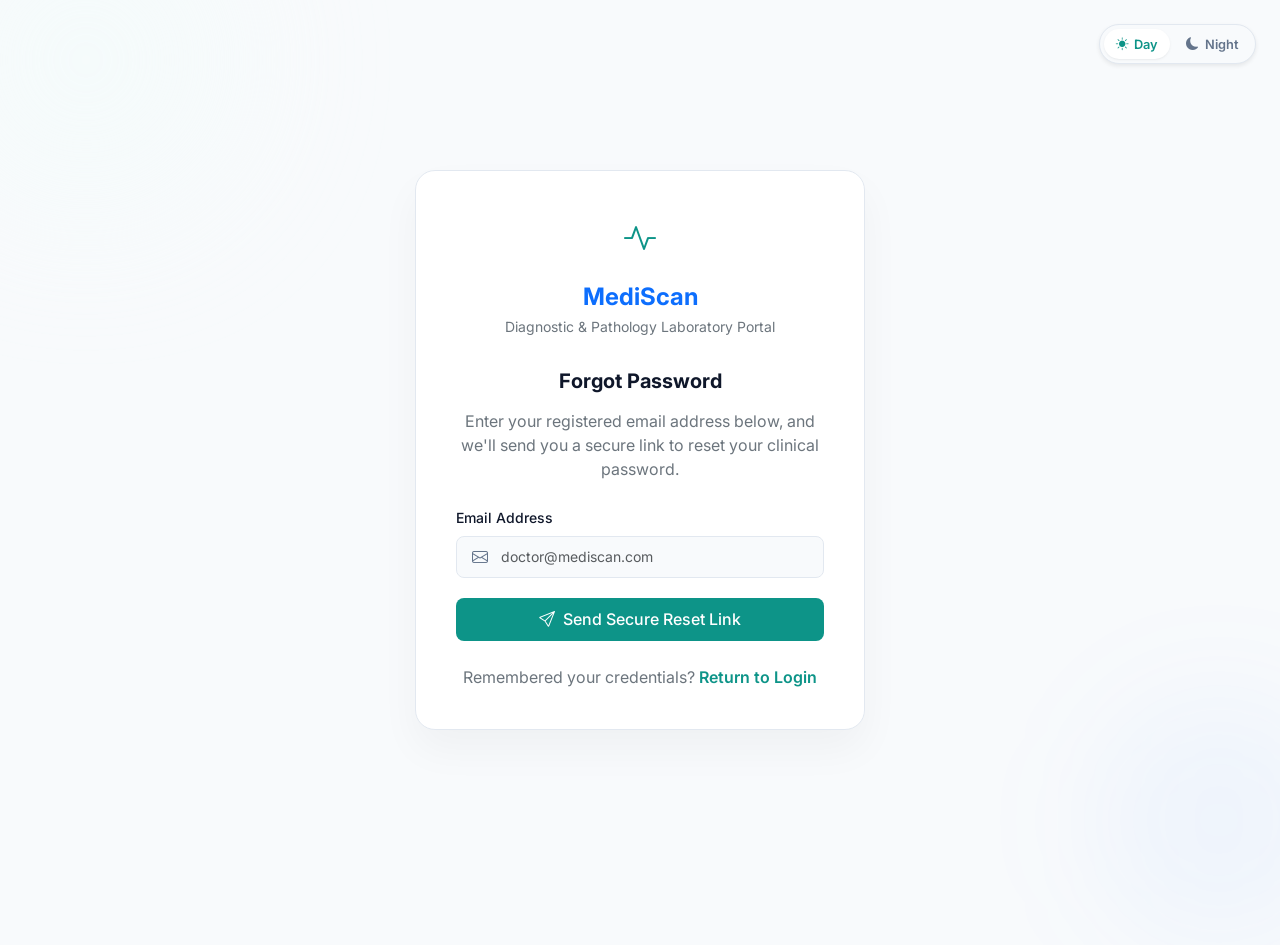
<file: forgot-password.html>
<!doctype html>
<html lang="en" data-theme="light">
  <head>
    <meta charset="UTF-8" />
    <meta name="viewport" content="width=device-width, initial-scale=1.0" />
    <title>MediScan - Password Recovery</title>
    <!-- Google Fonts -->
    <link rel="preconnect" href="https://fonts.googleapis.com">
    <link rel="preconnect" href="https://fonts.gstatic.com" crossorigin>
    <link href="https://fonts.googleapis.com/css2?family=Inter:wght@300;400;500;600;700;800&display=swap" rel="stylesheet">
    <!-- Bootstrap 5 CSS -->
    <link href="https://cdn.jsdelivr.net/npm/bootstrap@5.3.3/dist/css/bootstrap.min.css" rel="stylesheet">
    <!-- Bootstrap Icons -->
    <link href="https://cdn.jsdelivr.net/npm/bootstrap-icons@1.11.3/font/bootstrap-icons.min.css" rel="stylesheet">
    <!-- AOS CSS -->
    <link href="https://cdn.jsdelivr.net/npm/aos@2.3.4/dist/aos.css" rel="stylesheet">
    <!-- Custom Style -->
    <link href="./css/style.css" rel="stylesheet" />
    <style>
      /* Center the card and add modern backdrop pattern */
      body {
        background-color: var(--bg-primary);
        overflow-y: auto !important;
      }
      .auth-wrapper {
        position: relative;
        min-height: 100vh;
        display: flex;
        align-items: center;
        justify-content: center;
        padding: 2rem 1rem;
        z-index: 5;
      }
      .auth-card {
        background-color: var(--bg-card);
        border: 1px solid var(--border-color);
        border-radius: 1.25rem;
        box-shadow: 0 20px 40px rgba(0, 0, 0, 0.04);
        width: 100%;
        max-width: 450px;
        padding: 2.5rem;
        position: relative;
        z-index: 2;
        transition: all 0.3s ease;
      }
      [data-theme="dark"] .auth-card {
        box-shadow: 0 20px 40px rgba(0, 0, 0, 0.3);
      }
      .theme-toggle-fixed {
        position: absolute;
        top: 1.5rem;
        right: 1.5rem;
        z-index: 10;
      }
      /* Floating elements for abstract medical background vibe */
      .bg-circle-1 {
        position: absolute;
        width: 300px;
        height: 300px;
        border-radius: 50%;
        background-color: var(--accent-light);
        opacity: 0.4;
        top: -10%;
        left: -5%;
        filter: blur(80px);
        z-index: 1;
        pointer-events: none;
      }
      .bg-circle-2 {
        position: absolute;
        width: 250px;
        height: 250px;
        border-radius: 50%;
        background-color: rgba(59, 130, 246, 0.05); /* blue hint */
        bottom: -5%;
        right: -5%;
        filter: blur(60px);
        z-index: 1;
        pointer-events: none;
      }
      .form-group-custom {
        position: relative;
        margin-bottom: 1.25rem;
      }
      .input-icon {
        position: absolute;
        left: 1rem;
        top: 50%;
        transform: translateY(-50%);
        color: var(--text-secondary);
        transition: color 0.2s ease;
        z-index: 4;
        font-size: 1rem;
        display: flex;
        align-items: center;
        justify-content: center;
      }
      .form-control-custom-with-icon {
        padding-left: 2.75rem !important;
      }
      .form-control-custom:focus + .input-icon {
        color: var(--accent-color);
      }
      /* Toast styling */
      .custom-toast {
        position: fixed;
        bottom: 24px;
        right: 24px;
        z-index: 1060;
        background-color: var(--bg-card);
        border: 1px solid var(--border-color);
        box-shadow: 0 10px 30px rgba(0,0,0,0.08);
        border-radius: 12px;
        min-width: 320px;
        display: none;
        animation: slideUp 0.3s ease-out;
      }
      @keyframes slideUp {
        from { transform: translateY(100px); opacity: 0; }
        to { transform: translateY(0); opacity: 1; }
      }
    </style>
  </head>
  <body>

    <!-- Theme Toggler -->
    <div class="theme-toggle-fixed">
      <div class="theme-switch-container shadow-sm">
        <button id="btn-theme-light" class="theme-switch-btn active">
          <i class="bi bi-sun-fill"></i> Day
        </button>
        <button id="btn-theme-dark" class="theme-switch-btn">
          <i class="bi bi-moon-fill"></i> Night
        </button>
      </div>
    </div>

    <!-- Decorative backgrounds -->
    <div class="bg-circle-1"></div>
    <div class="bg-circle-2"></div>

    <!-- Auth layout wrapper -->
    <div class="auth-wrapper">
      <div class="auth-card" data-aos="fade-up">
        
        <!-- Hospital/Dashboard Logo branding -->
        <div class="text-center mb-4 pb-2">
          <div class="d-inline-flex align-items-center justify-content-center bg-accent-light text-accent rounded-circle mb-3" style="width: 3.5rem; height: 3.5rem; color: var(--accent-color);">
            <i class="bi bi-activity fs-2"></i>
          </div>
          <h2 class="fw-bold h4 mb-1 text-primary">MediScan</h2>
          <p class="text-secondary small mb-0">Diagnostic & Pathology Laboratory Portal</p>
        </div>

        <h4 class="fw-bold h5 text-center mb-3">Forgot Password</h4>
        <p class="text-secondary text-xs text-center mb-4">Enter your registered email address below, and we'll send you a secure link to reset your clinical password.</p>

        <!-- Form forgot password -->
        <form id="form-forgot-password" class="needs-validation" novalidate>
          
          <!-- Email Input -->
          <div class="form-group-custom">
            <label for="input-email" class="form-label form-label-custom">Email Address</label>
            <div class="position-relative">
              <input 
                type="email" 
                id="input-email" 
                class="form-control form-control-custom form-control-custom-with-icon" 
                placeholder="doctor@mediscan.com" 
                required 
              />
              <span class="input-icon"><i class="bi bi-envelope"></i></span>
            </div>
            <div class="invalid-feedback text-xs mt-1">Please provide your registered diagnostic email.</div>
          </div>

          <!-- Submit Button -->
          <button type="submit" class="btn btn-accent w-100 py-2.5 mb-4 d-flex align-items-center justify-content-center gap-2">
            <i class="bi bi-send"></i>
            <span>Send Secure Reset Link</span>
          </button>

          <!-- Navigation redirect back to Login -->
          <p class="text-center text-secondary text-xs mb-0">
            Remembered your credentials? 
            <a href="login.html" class="text-accent text-decoration-none fw-semibold" style="color: var(--accent-color);">Return to Login</a>
          </p>

        </form>

      </div>
    </div>

    <!-- TOAST NOTIFICATION -->
    <div id="toast-notify" class="custom-toast p-3">
      <div class="d-flex align-items-center gap-3">
        <div id="toast-success-icon" class="bg-success text-white rounded-circle d-inline-flex p-2">
          <i class="bi bi-check-lg"></i>
        </div>
        <div class="flex-grow-1">
          <strong class="text-primary d-block small" id="toast-title">Success</strong>
          <span class="text-xs text-muted" id="toast-message">Configuration saved successfully.</span>
        </div>
        <button type="button" class="btn-close text-xs" onclick="hideToast()" style="background: none; border: none; font-size: 1.2rem; line-height: 1;"><i class="bi bi-x"></i></button>
      </div>
    </div>

    <!-- Bootstrap 5 JS Bundle -->
    <script src="https://cdn.jsdelivr.net/npm/bootstrap@5.3.3/dist/js/bootstrap.bundle.min.js"></script>
    <!-- AOS JS -->
    <script src="https://cdn.jsdelivr.net/npm/aos@2.3.4/dist/aos.js"></script>
    <!-- Custom JS -->
    <script type="module" src="./js/main.js"></script>

    <!-- Page logical Controller -->
    <script>
      // Show/Hide toast system
      window.showToast = function(title, message, isSuccess = true) {
        const titleEl = document.getElementById('toast-title');
        const messageEl = document.getElementById('toast-message');
        const iconEl = document.getElementById('toast-success-icon');

        if (titleEl) titleEl.textContent = title;
        if (messageEl) messageEl.textContent = message;

        if (iconEl) {
          if (isSuccess) {
            iconEl.className = "bg-success text-white rounded-circle d-inline-flex p-2";
            iconEl.innerHTML = '<i class="bi bi-check-lg"></i>';
          } else {
            iconEl.className = "bg-danger text-white rounded-circle d-inline-flex p-2";
            iconEl.innerHTML = '<i class="bi bi-exclamation-triangle"></i>';
          }
        }

        const toast = document.getElementById('toast-notify');
        if (toast) {
          toast.style.display = 'block';
          setTimeout(() => {
            hideToast();
          }, 4500);
        }
      };

      window.hideToast = function() {
        const toast = document.getElementById('toast-notify');
        if (toast) toast.style.display = 'none';
      };

      document.addEventListener('DOMContentLoaded', () => {
        // Form Submission validation
        const forgotForm = document.getElementById('form-forgot-password');
        if (forgotForm) {
          forgotForm.addEventListener('submit', (e) => {
            e.preventDefault();

            if (!forgotForm.checkValidity()) {
              e.stopPropagation();
              forgotForm.classList.add('was-validated');
              return;
            }

            const enteredEmail = document.getElementById('input-email').value;

            // Clear validation state
            forgotForm.classList.remove('was-validated');

            showToast("Dispatched Securely", `A password reset token has been generated and dispatched to: ${enteredEmail}.`);

            // Clear input
            document.getElementById('input-email').value = '';

            // Redirect back to login page after some duration to guide user flow smoothly
            setTimeout(() => {
              window.location.href = "login.html";
            }, 3000);
          });
        }
      });
    </script>
  </body>
</html>
</file>
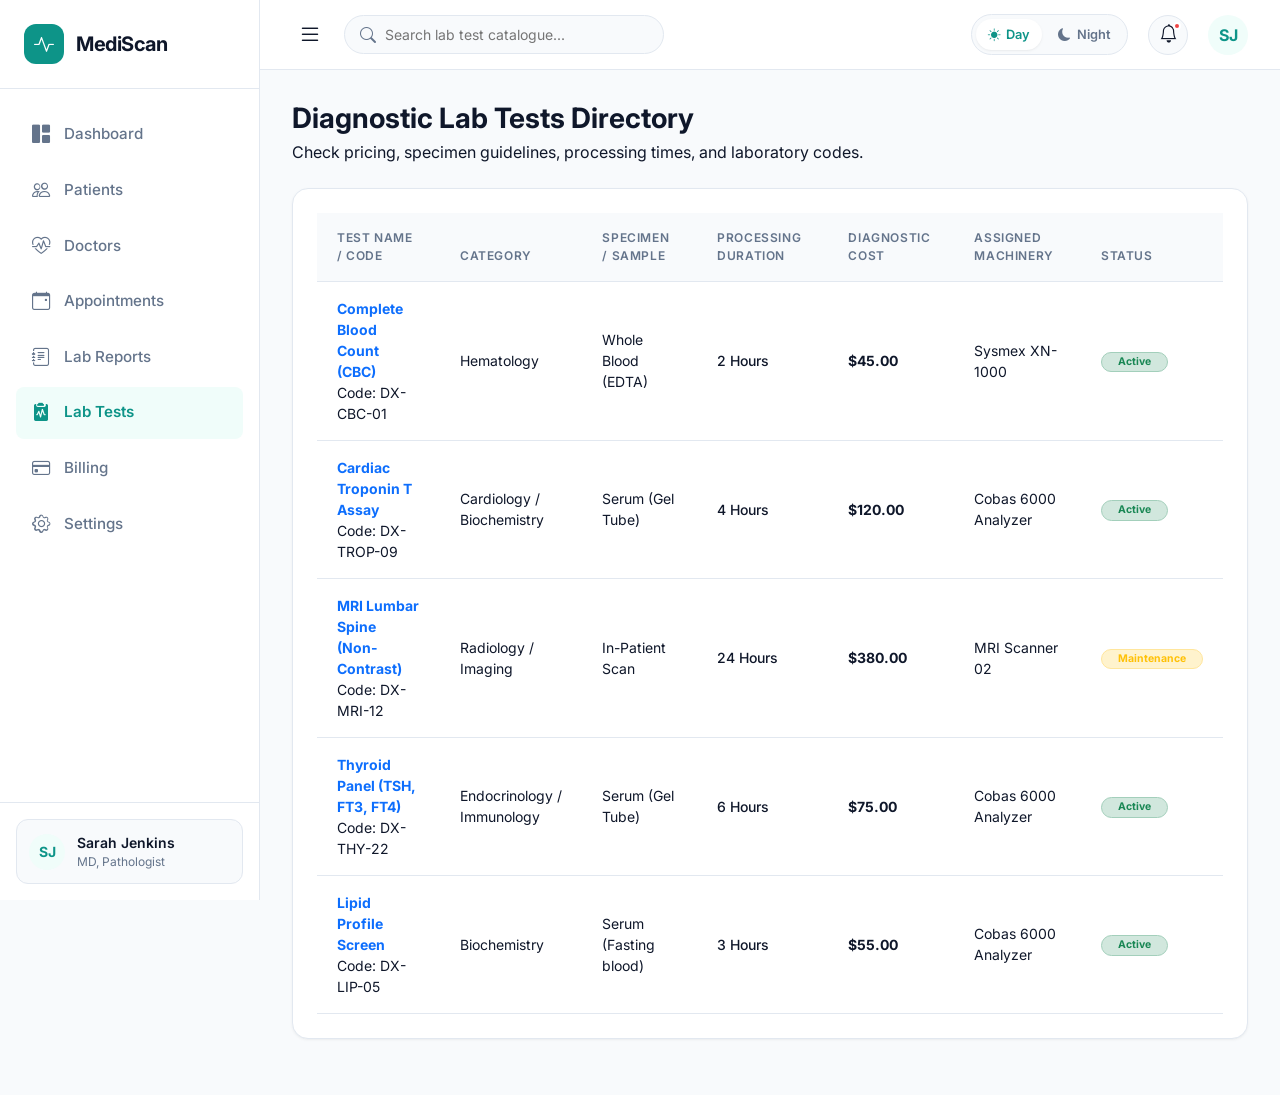
<file: lab-tests.html>
<!doctype html>
<html lang="en" data-theme="light">
  <head>
    <meta charset="UTF-8" />
    <meta name="viewport" content="width=device-width, initial-scale=1.0" />
    <title>MediScan - Lab Tests Catalog</title>
    <!-- Google Fonts -->
    <link rel="preconnect" href="https://fonts.googleapis.com">
    <link rel="preconnect" href="https://fonts.gstatic.com" crossorigin>
    <link href="https://fonts.googleapis.com/css2?family=Inter:wght@300;400;500;600;700;800&display=swap" rel="stylesheet">
    <!-- Bootstrap 5 CSS -->
    <link href="https://cdn.jsdelivr.net/npm/bootstrap@5.3.3/dist/css/bootstrap.min.css" rel="stylesheet">
    <!-- Bootstrap Icons -->
    <link href="https://cdn.jsdelivr.net/npm/bootstrap-icons@1.11.3/font/bootstrap-icons.min.css" rel="stylesheet">
    <!-- AOS CSS -->
    <link href="https://cdn.jsdelivr.net/npm/aos@2.3.4/dist/aos.css" rel="stylesheet">
    <!-- Custom Style -->
    <link href="./css/style.css" rel="stylesheet" />
  </head>
  <body>

    <!-- Sidebar Layout -->
    <aside id="sidebar" class="sidebar">
      <div class="sidebar-brand">
        <div class="brand-icon">
          <i class="bi bi-activity"></i>
        </div>
        <span class="brand-name">MediScan</span>
      </div>

      <nav class="sidebar-menu">
        <ul class="sidebar-menu-list">
          <li class="sidebar-item">
            <a href="index.html" class="sidebar-link">
              <i class="bi bi-grid-1x2-fill"></i>
              <span>Dashboard</span>
            </a>
          </li>
          <li class="sidebar-item">
            <a href="patients.html" class="sidebar-link">
              <i class="bi bi-people"></i>
              <span>Patients</span>
            </a>
          </li>
          <li class="sidebar-item">
            <a href="doctors.html" class="sidebar-link">
              <i class="bi bi-heart-pulse"></i>
              <span>Doctors</span>
            </a>
          </li>
          <li class="sidebar-item">
            <a href="appointments.html" class="sidebar-link">
              <i class="bi bi-calendar-event"></i>
              <span>Appointments</span>
            </a>
          </li>
          <li class="sidebar-item">
            <a href="reports.html" class="sidebar-link">
              <i class="bi bi-journal-text"></i>
              <span>Lab Reports</span>
            </a>
          </li>
          <li class="sidebar-item">
            <a href="lab-tests.html" class="sidebar-link active">
              <i class="bi bi-clipboard2-pulse-fill"></i>
              <span>Lab Tests</span>
            </a>
          </li>
          <li class="sidebar-item">
            <a href="billing.html" class="sidebar-link">
              <i class="bi bi-credit-card"></i>
              <span>Billing</span>
            </a>
          </li>
          <li class="sidebar-item">
            <a href="settings.html" class="sidebar-link">
              <i class="bi bi-gear"></i>
              <span>Settings</span>
            </a>
          </li>
        </ul>
      </nav>

      <div class="sidebar-footer">
        <div class="user-badge">
          <div class="user-badge-avatar">SJ</div>
          <div class="user-badge-info">
            <span class="user-badge-name">Sarah Jenkins</span>
            <span class="user-badge-role">MD, Pathologist</span>
          </div>
        </div>
      </div>
    </aside>

    <!-- Main Content Area -->
    <main class="main-content">
      <!-- Top Navbar -->
      <header class="top-navbar">
        <div class="navbar-left">
          <button id="sidebar-toggle" class="sidebar-toggle-btn">
            <i class="bi bi-list"></i>
          </button>
          <div class="search-wrapper">
            <i class="bi bi-search"></i>
            <input type="text" id="search-patient" class="search-input" placeholder="Search lab test catalogue..." />
          </div>
        </div>

        <div class="navbar-actions">
          <!-- Day/Night Toggle Switch -->
          <div class="theme-switch-container">
            <button id="btn-theme-light" class="theme-switch-btn active">
              <i class="bi bi-sun-fill"></i> Day
            </button>
            <button id="btn-theme-dark" class="theme-switch-btn">
              <i class="bi bi-moon-fill"></i> Night
            </button>
          </div>

          <!-- Notification Dropdown -->
          <div class="dropdown">
            <button class="navbar-action-btn" type="button" data-bs-toggle="dropdown" aria-expanded="false">
              <i class="bi bi-bell"></i>
              <span class="badge-dot"></span>
            </button>
            <ul class="dropdown-menu dropdown-menu-end dropdown-menu-custom p-2 mt-2" style="width: 280px;">
              <li class="px-3 py-2 border-bottom var(--border-color) d-flex justify-content-between align-items-center">
                <span class="fw-bold text-primary">Notifications</span>
                <span class="badge bg-danger rounded-pill">3 New</span>
              </li>
              <li><a class="dropdown-item dropdown-item-custom py-2" href="reports.html">
                <div class="d-flex flex-column">
                  <span class="fw-semibold">Abnormal Blood Test #4829</span>
                  <span class="text-xs text-muted">2 mins ago</span>
                </div>
              </a></li>
              <li><a class="dropdown-item dropdown-item-custom py-2" href="appointments.html">
                <div class="d-flex flex-column">
                  <span class="fw-semibold">New Appointment: Arjun Mahat</span>
                  <span class="text-xs text-muted">1 hour ago</span>
                </div>
              </a></li>
              <li><a class="dropdown-item dropdown-item-custom py-2" href="settings.html">
                <div class="d-flex flex-column">
                  <span class="fw-semibold">Sysmex Calibration Finished</span>
                  <span class="text-xs text-muted">Yesterday</span>
                </div>
              </a></li>
            </ul>
          </div>

          <!-- User Profile Dropdown -->
          <div class="dropdown">
            <button class="profile-dropdown-trigger" type="button" data-bs-toggle="dropdown" aria-expanded="false">
              <div class="profile-avatar">SJ</div>
            </button>
            <ul class="dropdown-menu dropdown-menu-end dropdown-menu-custom p-2 mt-2">
              <li class="px-3 py-2">
                <p class="mb-0 fw-bold">Dr. Sarah Jenkins</p>
                <p class="mb-0 text-muted small">sjenkins@mediscan.com</p>
              </li>
              <li class="dropdown-divider-custom"></li>
              <li><a class="dropdown-item dropdown-item-custom" href="settings.html"><i class="bi bi-person me-2"></i>My Profile</a></li>
              <li><a class="dropdown-item dropdown-item-custom" href="settings.html"><i class="bi bi-gear me-2"></i>Account Settings</a></li>
              <li class="dropdown-divider-custom"></li>
              <li><a class="dropdown-item dropdown-item-custom text-danger" href="login.html"><i class="bi bi-box-arrow-right me-2"></i>Logout</a></li>
            </ul>
          </div>
        </div>
      </header>

      <!-- Page Content -->
      <div class="page-container">
        <!-- Header -->
        <div class="d-flex justify-content-between align-items-center mb-4" data-aos="fade-down">
          <div>
            <h1 class="h3 fw-bold mb-1">Diagnostic Lab Tests Directory</h1>
            <p class="text-muted mb-0">Check pricing, specimen guidelines, processing times, and laboratory codes.</p>
          </div>
        </div>

        <!-- Testing Categories Grid -->
        <div class="row">
          <div class="col-12" data-aos="fade-up">
            <div class="card-custom">
              <div class="table-responsive">
                <table class="table table-custom table-searchable align-middle">
                  <thead>
                    <tr>
                      <th>Test Name / Code</th>
                      <th>Category</th>
                      <th>Specimen / Sample</th>
                      <th>Processing Duration</th>
                      <th>Diagnostic Cost</th>
                      <th>Assigned Machinery</th>
                      <th>Status</th>
                    </tr>
                  </thead>
                  <tbody>
                    <tr>
                      <td>
                        <span class="fw-bold text-primary">Complete Blood Count (CBC)</span>
                        <div class="text-xs text-muted">Code: DX-CBC-01</div>
                      </td>
                      <td>Hematology</td>
                      <td>Whole Blood (EDTA)</td>
                      <td><span class="fw-medium">2 Hours</span></td>
                      <td><strong class="text-teal">$45.00</strong></td>
                      <td>Sysmex XN-1000</td>
                      <td><span class="badge bg-success-subtle text-success border border-success-subtle rounded-pill px-3 py-1 text-xs font-semibold">Active</span></td>
                    </tr>
                    <tr>
                      <td>
                        <span class="fw-bold text-primary">Cardiac Troponin T Assay</span>
                        <div class="text-xs text-muted">Code: DX-TROP-09</div>
                      </td>
                      <td>Cardiology / Biochemistry</td>
                      <td>Serum (Gel Tube)</td>
                      <td><span class="fw-medium">4 Hours</span></td>
                      <td><strong class="text-teal">$120.00</strong></td>
                      <td>Cobas 6000 Analyzer</td>
                      <td><span class="badge bg-success-subtle text-success border border-success-subtle rounded-pill px-3 py-1 text-xs font-semibold">Active</span></td>
                    </tr>
                    <tr>
                      <td>
                        <span class="fw-bold text-primary">MRI Lumbar Spine (Non-Contrast)</span>
                        <div class="text-xs text-muted">Code: DX-MRI-12</div>
                      </td>
                      <td>Radiology / Imaging</td>
                      <td>In-Patient Scan</td>
                      <td><span class="fw-medium">24 Hours</span></td>
                      <td><strong class="text-teal">$380.00</strong></td>
                      <td>MRI Scanner 02</td>
                      <td><span class="badge bg-warning-subtle text-warning border border-warning-subtle rounded-pill px-3 py-1 text-xs font-semibold">Maintenance</span></td>
                    </tr>
                    <tr>
                      <td>
                        <span class="fw-bold text-primary">Thyroid Panel (TSH, FT3, FT4)</span>
                        <div class="text-xs text-muted">Code: DX-THY-22</div>
                      </td>
                      <td>Endocrinology / Immunology</td>
                      <td>Serum (Gel Tube)</td>
                      <td><span class="fw-medium">6 Hours</span></td>
                      <td><strong class="text-teal">$75.00</strong></td>
                      <td>Cobas 6000 Analyzer</td>
                      <td><span class="badge bg-success-subtle text-success border border-success-subtle rounded-pill px-3 py-1 text-xs font-semibold">Active</span></td>
                    </tr>
                    <tr>
                      <td>
                        <span class="fw-bold text-primary">Lipid Profile Screen</span>
                        <div class="text-xs text-muted">Code: DX-LIP-05</div>
                      </td>
                      <td>Biochemistry</td>
                      <td>Serum (Fasting blood)</td>
                      <td><span class="fw-medium">3 Hours</span></td>
                      <td><strong class="text-teal">$55.00</strong></td>
                      <td>Cobas 6000 Analyzer</td>
                      <td><span class="badge bg-success-subtle text-success border border-success-subtle rounded-pill px-3 py-1 text-xs font-semibold">Active</span></td>
                    </tr>
                  </tbody>
                </table>
              </div>
            </div>
          </div>
        </div>
      </div>
    </main>

    <!-- Bootstrap 5 JS Bundle -->
    <script src="https://cdn.jsdelivr.net/npm/bootstrap@5.3.3/dist/js/bootstrap.bundle.min.js"></script>
    <!-- AOS JS -->
    <script src="https://cdn.jsdelivr.net/npm/aos@2.3.4/dist/aos.js"></script>
    <!-- Custom JS -->
    <script type="module" src="./js/main.js"></script>
  </body>
</html>
</file>
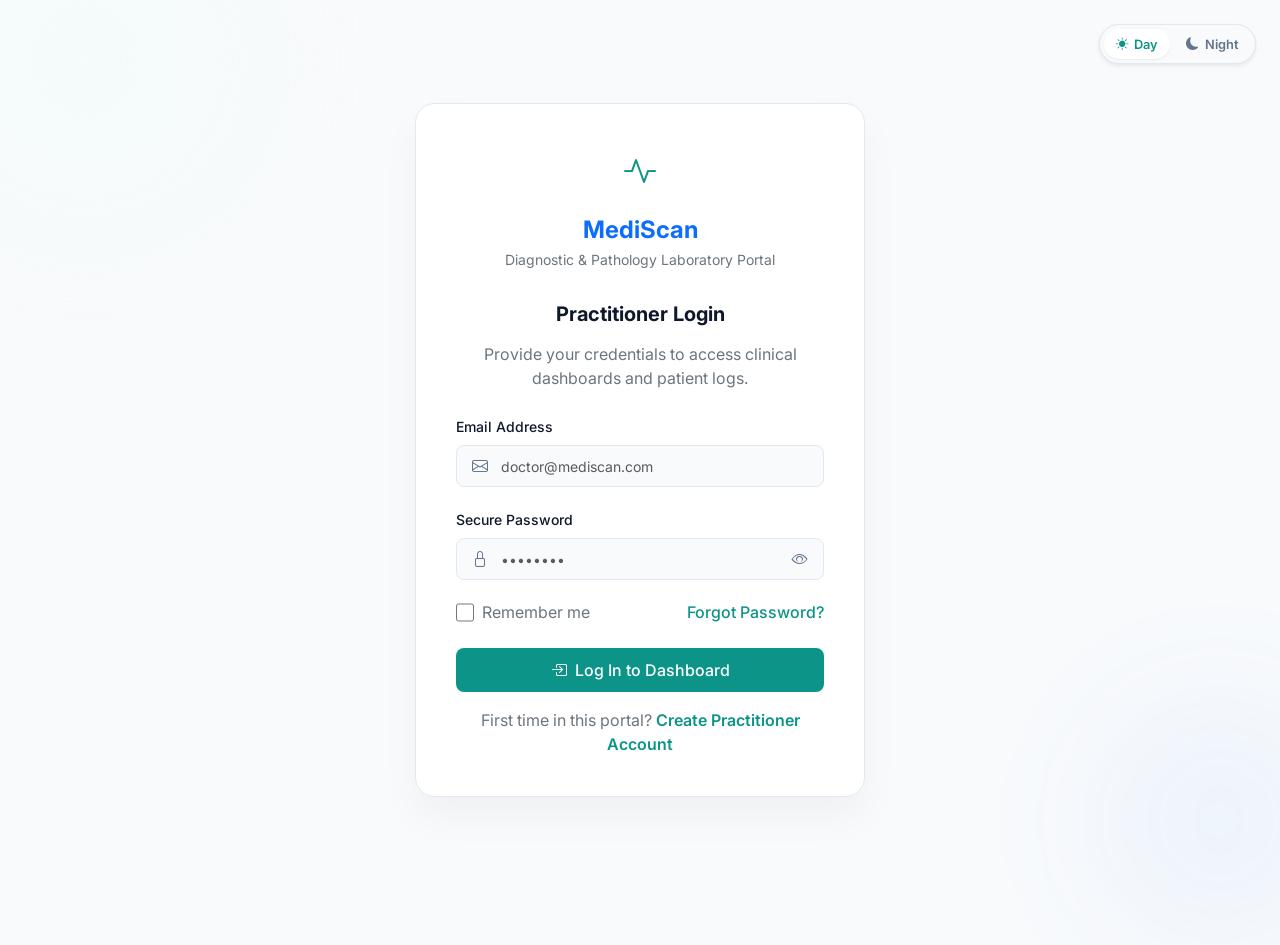
<file: login.html>
<!doctype html>
<html lang="en" data-theme="light">
  <head>
    <meta charset="UTF-8" />
    <meta name="viewport" content="width=device-width, initial-scale=1.0" />
    <title>MediScan - Practitioner Login</title>
    <!-- Google Fonts -->
    <link rel="preconnect" href="https://fonts.googleapis.com">
    <link rel="preconnect" href="https://fonts.gstatic.com" crossorigin>
    <link href="https://fonts.googleapis.com/css2?family=Inter:wght@300;400;500;600;700;800&display=swap" rel="stylesheet">
    <!-- Bootstrap 5 CSS -->
    <link href="https://cdn.jsdelivr.net/npm/bootstrap@5.3.3/dist/css/bootstrap.min.css" rel="stylesheet">
    <!-- Bootstrap Icons -->
    <link href="https://cdn.jsdelivr.net/npm/bootstrap-icons@1.11.3/font/bootstrap-icons.min.css" rel="stylesheet">
    <!-- AOS CSS -->
    <link href="https://cdn.jsdelivr.net/npm/aos@2.3.4/dist/aos.css" rel="stylesheet">
    <!-- Custom Style -->
    <link href="./css/style.css" rel="stylesheet" />
    <style>
      /* Center the card and add modern backdrop pattern */
      body {
        background-color: var(--bg-primary);
        overflow-y: auto !important;
      }
      .auth-wrapper {
        position: relative;
        min-height: 100vh;
        display: flex;
        align-items: center;
        justify-content: center;
        padding: 2rem 1rem;
        z-index: 5;
      }
      .auth-card {
        background-color: var(--bg-card);
        border: 1px solid var(--border-color);
        border-radius: 1.25rem;
        box-shadow: 0 20px 40px rgba(0, 0, 0, 0.04);
        width: 100%;
        max-width: 450px;
        padding: 2.5rem;
        position: relative;
        z-index: 2;
        transition: all 0.3s ease;
      }
      [data-theme="dark"] .auth-card {
        box-shadow: 0 20px 40px rgba(0, 0, 0, 0.3);
      }
      .theme-toggle-fixed {
        position: absolute;
        top: 1.5rem;
        right: 1.5rem;
        z-index: 10;
      }
      /* Floating elements for abstract medical background vibe */
      .bg-circle-1 {
        position: absolute;
        width: 300px;
        height: 300px;
        border-radius: 50%;
        background-color: var(--accent-light);
        opacity: 0.4;
        top: -10%;
        left: -5%;
        filter: blur(80px);
        z-index: 1;
        pointer-events: none;
      }
      .bg-circle-2 {
        position: absolute;
        width: 250px;
        height: 250px;
        border-radius: 50%;
        background-color: rgba(59, 130, 246, 0.05); /* blue hint */
        bottom: -5%;
        right: -5%;
        filter: blur(60px);
        z-index: 1;
        pointer-events: none;
      }
      .form-group-custom {
        position: relative;
        margin-bottom: 1.25rem;
      }
      .input-icon {
        position: absolute;
        left: 1rem;
        top: 50%;
        transform: translateY(-50%);
        color: var(--text-secondary);
        transition: color 0.2s ease;
        z-index: 4;
        font-size: 1rem;
        display: flex;
        align-items: center;
        justify-content: center;
      }
      .form-control-custom-with-icon {
        padding-left: 2.75rem !important;
      }
      .form-control-custom:focus + .input-icon {
        color: var(--accent-color);
      }
      /* Custom eye toggle for password */
      .eye-toggle-btn {
        position: absolute;
        right: 1rem;
        top: 50%;
        transform: translateY(-50%);
        background: none;
        border: none;
        color: var(--text-secondary);
        cursor: pointer;
        z-index: 5;
        padding: 0;
        display: flex;
        align-items: center;
        justify-content: center;
      }
      .eye-toggle-btn:hover {
        color: var(--accent-color);
      }
      /* Custom checkbox styling */
      .custom-checkbox-wrapper {
        display: flex;
        align-items: center;
        gap: 0.5rem;
      }
      .custom-checkbox {
        width: 1.15rem;
        height: 1.15rem;
        border: 1.5px solid var(--border-color);
        border-radius: 0.25rem;
        outline: none;
        cursor: pointer;
        transition: all 0.2s ease;
        accent-color: var(--accent-color);
      }
      /* Toast styling */
      .custom-toast {
        position: fixed;
        bottom: 24px;
        right: 24px;
        z-index: 1060;
        background-color: var(--bg-card);
        border: 1px solid var(--border-color);
        box-shadow: 0 10px 30px rgba(0,0,0,0.08);
        border-radius: 12px;
        min-width: 320px;
        display: none;
        animation: slideUp 0.3s ease-out;
      }
      @keyframes slideUp {
        from { transform: translateY(100px); opacity: 0; }
        to { transform: translateY(0); opacity: 1; }
      }
    </style>
  </head>
  <body>

    <!-- Theme Toggler -->
    <div class="theme-toggle-fixed">
      <div class="theme-switch-container shadow-sm">
        <button id="btn-theme-light" class="theme-switch-btn active">
          <i class="bi bi-sun-fill"></i> Day
        </button>
        <button id="btn-theme-dark" class="theme-switch-btn">
          <i class="bi bi-moon-fill"></i> Night
        </button>
      </div>
    </div>

    <!-- Decorative backgrounds -->
    <div class="bg-circle-1"></div>
    <div class="bg-circle-2"></div>

    <!-- Auth layout wrapper -->
    <div class="auth-wrapper">
      <div class="auth-card" data-aos="fade-up">
        
        <!-- Hospital/Dashboard Logo branding -->
        <div class="text-center mb-4 pb-2">
          <div class="d-inline-flex align-items-center justify-content-center bg-accent-light text-accent rounded-circle mb-3" style="width: 3.5rem; height: 3.5rem; color: var(--accent-color);">
            <i class="bi bi-activity fs-2"></i>
          </div>
          <h2 class="fw-bold h4 mb-1 text-primary">MediScan</h2>
          <p class="text-secondary small mb-0">Diagnostic & Pathology Laboratory Portal</p>
        </div>

        <h4 class="fw-bold h5 text-center mb-3">Practitioner Login</h4>
        <p class="text-secondary text-xs text-center mb-4">Provide your credentials to access clinical dashboards and patient logs.</p>

        <!-- Form login -->
        <form id="form-login" class="needs-validation" novalidate>
          
          <!-- Email Input -->
          <div class="form-group-custom">
            <label for="input-email" class="form-label form-label-custom">Email Address</label>
            <div class="position-relative">
              <input 
                type="email" 
                id="input-email" 
                class="form-control form-control-custom form-control-custom-with-icon" 
                placeholder="doctor@mediscan.com" 
                required 
              />
              <span class="input-icon"><i class="bi bi-envelope"></i></span>
            </div>
            <div class="invalid-feedback text-xs mt-1">Please provide a valid pathology email address.</div>
          </div>

          <!-- Password Input -->
          <div class="form-group-custom">
            <label for="input-password" class="form-label form-label-custom">Secure Password</label>
            <div class="position-relative">
              <input 
                type="password" 
                id="input-password" 
                class="form-control form-control-custom form-control-custom-with-icon" 
                placeholder="••••••••" 
                required 
              />
              <span class="input-icon"><i class="bi bi-lock"></i></span>
              <button type="button" class="eye-toggle-btn" onclick="togglePassword('input-password', this)">
                <i class="bi bi-eye"></i>
              </button>
            </div>
            <div class="invalid-feedback text-xs mt-1">Secure credentials must not be blank.</div>
          </div>

          <!-- Extra options: Remember Me & Forgot Password link -->
          <div class="d-flex align-items-center justify-content-between text-xs mb-4">
            <label class="custom-checkbox-wrapper text-secondary cursor-pointer">
              <input type="checkbox" id="checkbox-remember" class="custom-checkbox" />
              <span>Remember me</span>
            </label>
            <a href="forgot-password.html" class="text-accent text-decoration-none fw-medium" style="color: var(--accent-color);">Forgot Password?</a>
          </div>

          <!-- Login button -->
          <button type="submit" class="btn btn-accent w-100 py-2.5 mb-3 d-flex align-items-center justify-content-center gap-2">
            <i class="bi bi-box-arrow-in-right"></i>
            <span>Log In to Dashboard</span>
          </button>

          <!-- Signup redirect links -->
          <p class="text-center text-secondary text-xs mb-0">
            First time in this portal? 
            <a href="signup.html" class="text-accent text-decoration-none fw-semibold" style="color: var(--accent-color);">Create Practitioner Account</a>
          </p>

        </form>

      </div>
    </div>

    <!-- TOAST NOTIFICATION -->
    <div id="toast-notify" class="custom-toast p-3">
      <div class="d-flex align-items-center gap-3">
        <div id="toast-success-icon" class="bg-success text-white rounded-circle d-inline-flex p-2">
          <i class="bi bi-check-lg"></i>
        </div>
        <div class="flex-grow-1">
          <strong class="text-primary d-block small" id="toast-title">Success</strong>
          <span class="text-xs text-muted" id="toast-message">Configuration saved successfully.</span>
        </div>
        <button type="button" class="btn-close text-xs" onclick="hideToast()" style="background: none; border: none; font-size: 1.2rem; line-height: 1;"><i class="bi bi-x"></i></button>
      </div>
    </div>

    <!-- Bootstrap 5 JS Bundle -->
    <script src="https://cdn.jsdelivr.net/npm/bootstrap@5.3.3/dist/js/bootstrap.bundle.min.js"></script>
    <!-- AOS JS -->
    <script src="https://cdn.jsdelivr.net/npm/aos@2.3.4/dist/aos.js"></script>
    <!-- Custom JS -->
    <script type="module" src="./js/main.js"></script>

    <!-- Page logical Controller -->
    <script>
      // Password Eye Toggle function
      function togglePassword(inputId, btn) {
        const input = document.getElementById(inputId);
        if (!input) return;
        const isPass = input.type === "password";
        input.type = isPass ? "text" : "password";
        
        const icon = btn.querySelector('i');
        if (icon) {
          icon.className = isPass ? 'bi bi-eye-slash' : 'bi bi-eye';
        }
      }

      // Show/Hide toast system
      window.showToast = function(title, message, isSuccess = true) {
        const titleEl = document.getElementById('toast-title');
        const messageEl = document.getElementById('toast-message');
        const iconEl = document.getElementById('toast-success-icon');

        if (titleEl) titleEl.textContent = title;
        if (messageEl) messageEl.textContent = message;

        if (iconEl) {
          if (isSuccess) {
            iconEl.className = "bg-success text-white rounded-circle d-inline-flex p-2";
            iconEl.innerHTML = '<i class="bi bi-check-lg"></i>';
          } else {
            iconEl.className = "bg-danger text-white rounded-circle d-inline-flex p-2";
            iconEl.innerHTML = '<i class="bi bi-exclamation-triangle"></i>';
          }
        }

        const toast = document.getElementById('toast-notify');
        if (toast) {
          toast.style.display = 'block';
          setTimeout(() => {
            hideToast();
          }, 3500);
        }
      };

      window.hideToast = function() {
        const toast = document.getElementById('toast-notify');
        if (toast) toast.style.display = 'none';
      };

      document.addEventListener('DOMContentLoaded', () => {
        // Pre-populate credentials if user just registered
        const signupEmail = localStorage.getItem('user_profile_email');
        if (signupEmail) {
          const emailInput = document.getElementById('input-email');
          if (emailInput) {
            emailInput.value = signupEmail;
            
            // Show welcoming alert if they just came from registration
            const registeredJustNow = sessionStorage.getItem('just_registered');
            if (registeredJustNow) {
              sessionStorage.removeItem('just_registered');
              showToast("Registration Success", "Account ready. Please login with your registered credentials.");
            }
          }
        }

        // Form Submission validation and redirection
        const loginForm = document.getElementById('form-login');
        if (loginForm) {
          loginForm.addEventListener('submit', (e) => {
            e.preventDefault();

            if (!loginForm.checkValidity()) {
              e.stopPropagation();
              loginForm.classList.add('was-validated');
              return;
            }

            const enteredEmail = document.getElementById('input-email').value;
            const rememberMe = document.getElementById('checkbox-remember').checked;

            // Save session credentials
            localStorage.setItem('user_logged_in', 'true');
            if (rememberMe) {
              localStorage.setItem('saved_login_email', enteredEmail);
            } else {
              localStorage.removeItem('saved_login_email');
            }

            // Sync user profile values to match entered email if custom profile doesn't exist
            const currentSavedEmail = localStorage.getItem('user_profile_email');
            if (!currentSavedEmail || currentSavedEmail !== enteredEmail) {
              // If logged in with a fresh email, set some default profile parameters around it
              localStorage.setItem('user_profile_email', enteredEmail);
              
              // Extract a clean display name from email
              const nameParts = enteredEmail.split('@')[0].replace(/[^a-zA-Z]/g, ' ');
              const formattedName = nameParts.split(' ')
                .map(w => w.charAt(0).toUpperCase() + w.slice(1))
                .join(' ') || 'Sarah Jenkins';
              
              localStorage.setItem('user_profile_name', 'Dr. ' + formattedName);
              localStorage.setItem('user_profile_role', 'MD, Pathology Specialist');
              localStorage.setItem('user_profile_phone', '+1 (555) 482-9102');
              localStorage.removeItem('user_profile_image'); // reset image for new user
            }

            // Update user profile representation
            if (typeof window.loadUserProfile === 'function') {
              window.loadUserProfile();
            }

            showToast("Login Authorized", "Clinical signature verified. Transferring to dashboard...");
            
            // Clean redirection to landing dashboard
            setTimeout(() => {
              window.location.href = "index.html";
            }, 1500);
          });
        }
      });
    </script>
  </body>
</html>
</file>
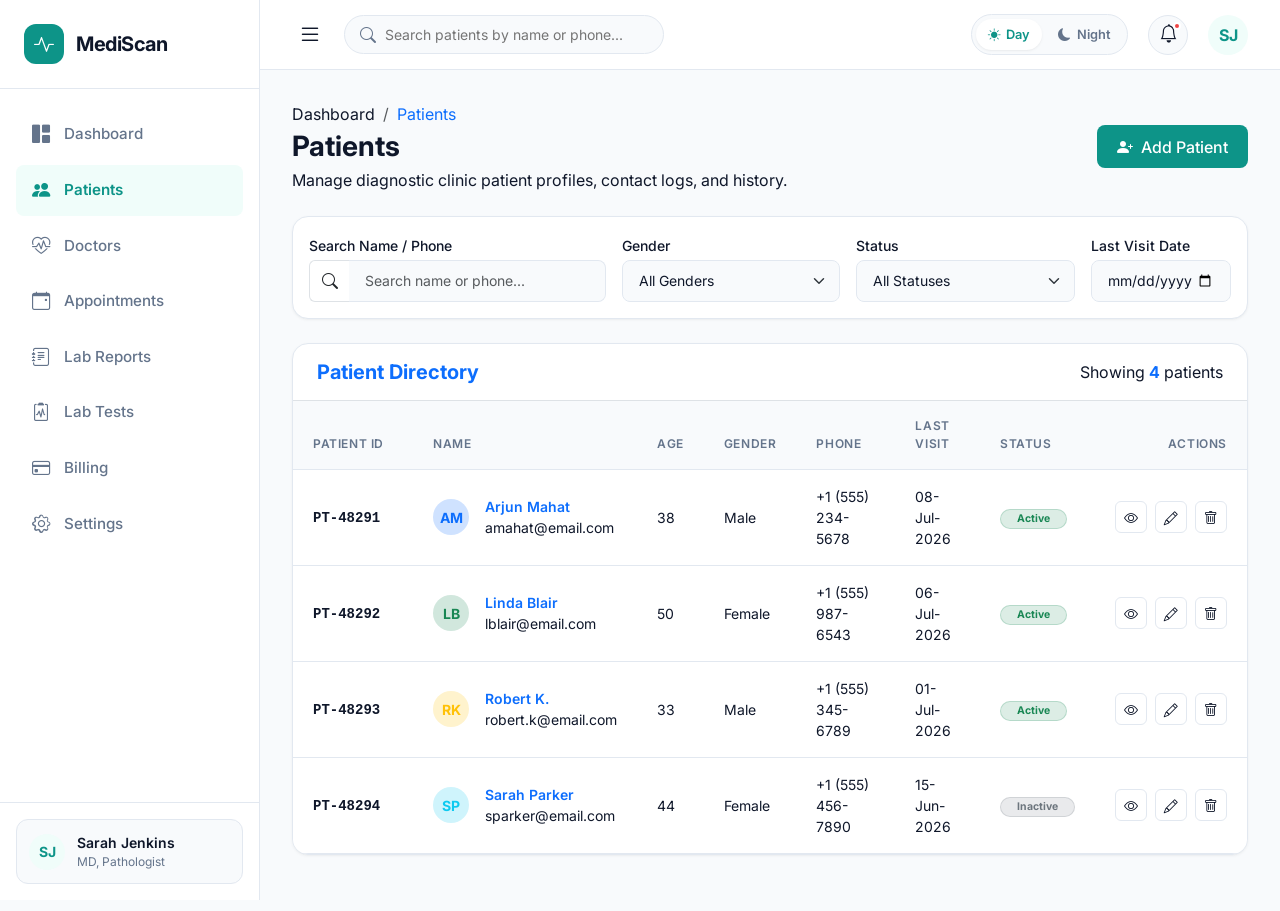
<file: patients.html>
<!doctype html>
<html lang="en" data-theme="light">
  <head>
    <meta charset="UTF-8" />
    <meta name="viewport" content="width=device-width, initial-scale=1.0" />
    <title>MediScan - Patients Management</title>
    <!-- Google Fonts -->
    <link rel="preconnect" href="https://fonts.googleapis.com">
    <link rel="preconnect" href="https://fonts.gstatic.com" crossorigin>
    <link href="https://fonts.googleapis.com/css2?family=Inter:wght@300;400;500;600;700;800&display=swap" rel="stylesheet">
    <!-- Bootstrap 5 CSS -->
    <link href="https://cdn.jsdelivr.net/npm/bootstrap@5.3.3/dist/css/bootstrap.min.css" rel="stylesheet">
    <!-- Bootstrap Icons -->
    <link href="https://cdn.jsdelivr.net/npm/bootstrap-icons@1.11.3/font/bootstrap-icons.min.css" rel="stylesheet">
    <!-- AOS CSS -->
    <link href="https://cdn.jsdelivr.net/npm/aos@2.3.4/dist/aos.css" rel="stylesheet">
    <!-- Custom Style -->
    <link href="./css/style.css" rel="stylesheet" />
    <style>
      /* Page-specific overrides & custom table button alignments */
      .action-btn-group {
        display: flex;
        gap: 8px;
        align-items: center;
      }
      .action-icon-btn {
        width: 32px;
        height: 32px;
        border-radius: 6px;
        display: inline-flex;
        align-items: center;
        justify-content: center;
        border: 1px solid var(--border-color);
        background-color: var(--bg-card);
        color: var(--text-muted);
        transition: all 0.2s ease;
        cursor: pointer;
      }
      .action-icon-btn:hover {
        transform: translateY(-2px);
      }
      .action-icon-btn.btn-view:hover {
        background-color: rgba(13, 110, 253, 0.1);
        color: #0d6efd;
        border-color: rgba(13, 110, 253, 0.3);
      }
      .action-icon-btn.btn-edit:hover {
        background-color: rgba(25, 135, 84, 0.1);
        color: #198754;
        border-color: rgba(25, 135, 84, 0.3);
      }
      .action-icon-btn.btn-delete:hover {
        background-color: rgba(220, 53, 69, 0.1);
        color: #dc3545;
        border-color: rgba(220, 53, 69, 0.3);
      }
      /* Soft active / inactive badges */
      .badge-active {
        background-color: rgba(25, 135, 84, 0.15) !important;
        color: #198754 !important;
        border: 1px solid rgba(25, 135, 84, 0.2) !important;
      }
      .badge-inactive {
        background-color: rgba(108, 117, 125, 0.15) !important;
        color: #6c757d !important;
        border: 1px solid rgba(108, 117, 125, 0.2) !important;
      }
      .custom-toast {
        position: fixed;
        bottom: 24px;
        right: 24px;
        z-index: 1060;
        background-color: var(--bg-card);
        border: 1px solid var(--border-color);
        box-shadow: 0 10px 30px rgba(0,0,0,0.08);
        border-radius: 12px;
        min-width: 300px;
        display: none;
        animation: slideUp 0.3s ease-out;
      }
      @keyframes slideUp {
        from { transform: translateY(100px); opacity: 0; }
        to { transform: translateY(0); opacity: 1; }
      }
    </style>
  </head>
  <body>

    <!-- Sidebar Layout -->
    <aside id="sidebar" class="sidebar">
      <div class="sidebar-brand">
        <div class="brand-icon">
          <i class="bi bi-activity"></i>
        </div>
        <span class="brand-name">MediScan</span>
      </div>

      <nav class="sidebar-menu">
        <ul class="sidebar-menu-list">
          <li class="sidebar-item">
            <a href="index.html" class="sidebar-link">
              <i class="bi bi-grid-1x2-fill"></i>
              <span>Dashboard</span>
            </a>
          </li>
          <li class="sidebar-item">
            <a href="patients.html" class="sidebar-link active">
              <i class="bi bi-people-fill"></i>
              <span>Patients</span>
            </a>
          </li>
          <li class="sidebar-item">
            <a href="doctors.html" class="sidebar-link">
              <i class="bi bi-heart-pulse"></i>
              <span>Doctors</span>
            </a>
          </li>
          <li class="sidebar-item">
            <a href="appointments.html" class="sidebar-link">
              <i class="bi bi-calendar-event"></i>
              <span>Appointments</span>
            </a>
          </li>
          <li class="sidebar-item">
            <a href="reports.html" class="sidebar-link">
              <i class="bi bi-journal-text"></i>
              <span>Lab Reports</span>
            </a>
          </li>
          <li class="sidebar-item">
            <a href="lab-tests.html" class="sidebar-link">
              <i class="bi bi-clipboard2-pulse"></i>
              <span>Lab Tests</span>
            </a>
          </li>
          <li class="sidebar-item">
            <a href="billing.html" class="sidebar-link">
              <i class="bi bi-credit-card"></i>
              <span>Billing</span>
            </a>
          </li>
          <li class="sidebar-item">
            <a href="settings.html" class="sidebar-link">
              <i class="bi bi-gear"></i>
              <span>Settings</span>
            </a>
          </li>
        </ul>
      </nav>

      <div class="sidebar-footer">
        <div class="user-badge">
          <div class="user-badge-avatar">SJ</div>
          <div class="user-badge-info">
            <span class="user-badge-name">Sarah Jenkins</span>
            <span class="user-badge-role">MD, Pathologist</span>
          </div>
        </div>
      </div>
    </aside>

    <!-- Main Content Area -->
    <main class="main-content">
      <!-- Top Navbar -->
      <header class="top-navbar">
        <div class="navbar-left">
          <button id="sidebar-toggle" class="sidebar-toggle-btn">
            <i class="bi bi-list"></i>
          </button>
          <div class="search-wrapper">
            <i class="bi bi-search"></i>
            <input type="text" id="search-patient" class="search-input" placeholder="Search patients by name or phone..." />
          </div>
        </div>

        <div class="navbar-actions">
          <!-- Day/Night Toggle Switch -->
          <div class="theme-switch-container">
            <button id="btn-theme-light" class="theme-switch-btn active">
              <i class="bi bi-sun-fill"></i> Day
            </button>
            <button id="btn-theme-dark" class="theme-switch-btn">
              <i class="bi bi-moon-fill"></i> Night
            </button>
          </div>

          <!-- Notification Dropdown -->
          <div class="dropdown">
            <button class="navbar-action-btn" type="button" data-bs-toggle="dropdown" aria-expanded="false">
              <i class="bi bi-bell"></i>
              <span class="badge-dot"></span>
            </button>
            <ul class="dropdown-menu dropdown-menu-end dropdown-menu-custom p-2 mt-2" style="width: 280px;">
              <li class="px-3 py-2 border-bottom var(--border-color) d-flex justify-content-between align-items-center">
                <span class="fw-bold text-primary">Notifications</span>
                <span class="badge bg-danger rounded-pill">3 New</span>
              </li>
              <li><a class="dropdown-item dropdown-item-custom py-2" href="reports.html">
                <div class="d-flex flex-column">
                  <span class="fw-semibold">Abnormal Blood Test #4829</span>
                  <span class="text-xs text-muted">2 mins ago</span>
                </div>
              </a></li>
              <li><a class="dropdown-item dropdown-item-custom py-2" href="appointments.html">
                <div class="d-flex flex-column">
                  <span class="fw-semibold">New Appointment: Arjun Mahat</span>
                  <span class="text-xs text-muted">1 hour ago</span>
                </div>
              </a></li>
              <li><a class="dropdown-item dropdown-item-custom py-2" href="settings.html">
                <div class="d-flex flex-column">
                  <span class="fw-semibold">Sysmex Calibration Finished</span>
                  <span class="text-xs text-muted">Yesterday</span>
                </div>
              </a></li>
            </ul>
          </div>

          <!-- User Profile Dropdown -->
          <div class="dropdown">
            <button class="profile-dropdown-trigger" type="button" data-bs-toggle="dropdown" aria-expanded="false">
              <div class="profile-avatar">SJ</div>
            </button>
            <ul class="dropdown-menu dropdown-menu-end dropdown-menu-custom p-2 mt-2">
              <li class="px-3 py-2">
                <p class="mb-0 fw-bold">Dr. Sarah Jenkins</p>
                <p class="mb-0 text-muted small">sjenkins@mediscan.com</p>
              </li>
              <li class="dropdown-divider-custom"></li>
              <li><a class="dropdown-item dropdown-item-custom" href="settings.html"><i class="bi bi-person me-2"></i>My Profile</a></li>
              <li><a class="dropdown-item dropdown-item-custom" href="settings.html"><i class="bi bi-gear me-2"></i>Account Settings</a></li>
              <li class="dropdown-divider-custom"></li>
              <li><a class="dropdown-item dropdown-item-custom text-danger" href="login.html"><i class="bi bi-box-arrow-right me-2"></i>Logout</a></li>
            </ul>
          </div>
        </div>
      </header>

      <!-- Page Content -->
      <div class="page-container">
        <!-- Breadcrumbs & Heading -->
        <div class="d-flex flex-column flex-sm-row justify-content-between align-items-start align-items-sm-center gap-3 mb-4" data-aos="fade-down">
          <div>
            <nav aria-label="breadcrumb">
              <ol class="breadcrumb mb-1 text-xs">
                <li class="breadcrumb-item"><a href="index.html" class="text-decoration-none text-muted">Dashboard</a></li>
                <li class="breadcrumb-item active text-primary" aria-current="page">Patients</li>
              </ol>
            </nav>
            <h1 class="h3 fw-bold mb-1">Patients</h1>
            <p class="text-muted mb-0 text-sm">Manage diagnostic clinic patient profiles, contact logs, and history.</p>
          </div>
          <button class="btn btn-accent d-flex align-items-center gap-2" data-bs-toggle="modal" data-bs-target="#addPatientModal">
            <i class="bi bi-person-plus-fill"></i> Add Patient
          </button>
        </div>

        <!-- Filter & Search Panel -->
        <div class="card-custom mb-4 p-3" data-aos="fade-up">
          <div class="row g-3">
            <div class="col-12 col-md-4">
              <label class="form-label form-label-custom mb-1 text-xs">Search Name / Phone</label>
              <div class="input-group">
                <span class="input-group-text bg-transparent border-end-0 var(--border-color)"><i class="bi bi-search text-muted"></i></span>
                <input type="text" id="filter-search" class="form-control form-control-custom border-start-0" placeholder="Search name or phone..." />
              </div>
            </div>
            <div class="col-12 col-sm-6 col-md-3">
              <label class="form-label form-label-custom mb-1 text-xs">Gender</label>
              <select class="form-select form-select-custom" id="filter-gender">
                <option value="All">All Genders</option>
                <option value="Male">Male</option>
                <option value="Female">Female</option>
                <option value="Other">Other</option>
              </select>
            </div>
            <div class="col-12 col-sm-6 col-md-3">
              <label class="form-label form-label-custom mb-1 text-xs">Status</label>
              <select class="form-select form-select-custom" id="filter-status">
                <option value="All">All Statuses</option>
                <option value="Active">Active</option>
                <option value="Inactive">Inactive</option>
              </select>
            </div>
            <div class="col-12 col-md-2">
              <label class="form-label form-label-custom mb-1 text-xs">Last Visit Date</label>
              <input type="date" class="form-control form-control-custom" id="filter-date" />
            </div>
          </div>
        </div>

        <!-- Patient Directory Table Area -->
        <div class="row">
          <div class="col-12" data-aos="fade-up" data-aos-delay="50">
            <div class="card-custom p-0">
              <div class="px-4 py-3 border-bottom var(--border-color) d-flex justify-content-between align-items-center">
                <h5 class="mb-0 fw-bold text-primary text-sm">Patient Directory</h5>
                <span class="text-muted text-xs">Showing <strong class="text-primary" id="patient-count-badge">4</strong> patients</span>
              </div>
              <div class="table-responsive">
                <table class="table table-custom align-middle mb-0" id="patients-table">
                  <thead>
                    <tr>
                      <th style="width: 120px;">Patient ID</th>
                      <th>Name</th>
                      <th>Age</th>
                      <th>Gender</th>
                      <th>Phone</th>
                      <th>Last Visit</th>
                      <th>Status</th>
                      <th style="width: 140px; text-align: right;">Actions</th>
                    </tr>
                  </thead>
                  <tbody id="patients-table-body">
                    <!-- Sample Patient Row 1 -->
                    <tr data-patient-id="PT-48291" data-gender="Male" data-status="Active" data-date="2026-07-08">
                      <td><span class="fw-bold font-monospace">PT-48291</span></td>
                      <td>
                        <div class="d-flex align-items-center gap-3">
                          <div class="user-badge-avatar bg-primary-subtle text-primary fw-bold">AM</div>
                          <div>
                            <span class="fw-semibold d-block text-primary patient-row-name">Arjun Mahat</span>
                            <span class="text-muted text-xs font-sans">amahat@email.com</span>
                          </div>
                        </div>
                      </td>
                      <td>38</td>
                      <td>Male</td>
                      <td>+1 (555) 234-5678</td>
                      <td>08-Jul-2026</td>
                      <td><span class="badge badge-active rounded-pill px-3 py-1 text-xs">Active</span></td>
                      <td>
                        <div class="action-btn-group justify-content-end">
                          <button class="action-icon-btn btn-view" data-bs-toggle="tooltip" data-bs-placement="top" title="View Profile" onclick="viewPatient('PT-48291')">
                            <i class="bi bi-eye"></i>
                          </button>
                          <button class="action-icon-btn btn-edit" data-bs-toggle="tooltip" data-bs-placement="top" title="Edit Patient" onclick="editPatient('PT-48291')">
                            <i class="bi bi-pencil"></i>
                          </button>
                          <button class="action-icon-btn btn-delete" data-bs-toggle="tooltip" data-bs-placement="top" title="Delete Patient" onclick="deletePatient('PT-48291')">
                            <i class="bi bi-trash"></i>
                          </button>
                        </div>
                      </td>
                    </tr>
                    <!-- Sample Patient Row 2 -->
                    <tr data-patient-id="PT-48292" data-gender="Female" data-status="Active" data-date="2026-07-06">
                      <td><span class="fw-bold font-monospace">PT-48292</span></td>
                      <td>
                        <div class="d-flex align-items-center gap-3">
                          <div class="user-badge-avatar bg-success-subtle text-success fw-bold">LB</div>
                          <div>
                            <span class="fw-semibold d-block text-primary patient-row-name">Linda Blair</span>
                            <span class="text-muted text-xs font-sans">lblair@email.com</span>
                          </div>
                        </div>
                      </td>
                      <td>50</td>
                      <td>Female</td>
                      <td>+1 (555) 987-6543</td>
                      <td>06-Jul-2026</td>
                      <td><span class="badge badge-active rounded-pill px-3 py-1 text-xs">Active</span></td>
                      <td>
                        <div class="action-btn-group justify-content-end">
                          <button class="action-icon-btn btn-view" data-bs-toggle="tooltip" data-bs-placement="top" title="View Profile" onclick="viewPatient('PT-48292')">
                            <i class="bi bi-eye"></i>
                          </button>
                          <button class="action-icon-btn btn-edit" data-bs-toggle="tooltip" data-bs-placement="top" title="Edit Patient" onclick="editPatient('PT-48292')">
                            <i class="bi bi-pencil"></i>
                          </button>
                          <button class="action-icon-btn btn-delete" data-bs-toggle="tooltip" data-bs-placement="top" title="Delete Patient" onclick="deletePatient('PT-48292')">
                            <i class="bi bi-trash"></i>
                          </button>
                        </div>
                      </td>
                    </tr>
                    <!-- Sample Patient Row 3 -->
                    <tr data-patient-id="PT-48293" data-gender="Male" data-status="Active" data-date="2026-07-01">
                      <td><span class="fw-bold font-monospace">PT-48293</span></td>
                      <td>
                        <div class="d-flex align-items-center gap-3">
                          <div class="user-badge-avatar bg-warning-subtle text-warning fw-bold">RK</div>
                          <div>
                            <span class="fw-semibold d-block text-primary patient-row-name">Robert K.</span>
                            <span class="text-muted text-xs font-sans">robert.k@email.com</span>
                          </div>
                        </div>
                      </td>
                      <td>33</td>
                      <td>Male</td>
                      <td>+1 (555) 345-6789</td>
                      <td>01-Jul-2026</td>
                      <td><span class="badge badge-active rounded-pill px-3 py-1 text-xs">Active</span></td>
                      <td>
                        <div class="action-btn-group justify-content-end">
                          <button class="action-icon-btn btn-view" data-bs-toggle="tooltip" data-bs-placement="top" title="View Profile" onclick="viewPatient('PT-48293')">
                            <i class="bi bi-eye"></i>
                          </button>
                          <button class="action-icon-btn btn-edit" data-bs-toggle="tooltip" data-bs-placement="top" title="Edit Patient" onclick="editPatient('PT-48293')">
                            <i class="bi bi-pencil"></i>
                          </button>
                          <button class="action-icon-btn btn-delete" data-bs-toggle="tooltip" data-bs-placement="top" title="Delete Patient" onclick="deletePatient('PT-48293')">
                            <i class="bi bi-trash"></i>
                          </button>
                        </div>
                      </td>
                    </tr>
                    <!-- Sample Patient Row 4 -->
                    <tr data-patient-id="PT-48294" data-gender="Female" data-status="Inactive" data-date="2026-06-15">
                      <td><span class="fw-bold font-monospace">PT-48294</span></td>
                      <td>
                        <div class="d-flex align-items-center gap-3">
                          <div class="user-badge-avatar bg-info-subtle text-info fw-bold">SP</div>
                          <div>
                            <span class="fw-semibold d-block text-primary patient-row-name">Sarah Parker</span>
                            <span class="text-muted text-xs font-sans">sparker@email.com</span>
                          </div>
                        </div>
                      </td>
                      <td>44</td>
                      <td>Female</td>
                      <td>+1 (555) 456-7890</td>
                      <td>15-Jun-2026</td>
                      <td><span class="badge badge-inactive rounded-pill px-3 py-1 text-xs">Inactive</span></td>
                      <td>
                        <div class="action-btn-group justify-content-end">
                          <button class="action-icon-btn btn-view" data-bs-toggle="tooltip" data-bs-placement="top" title="View Profile" onclick="viewPatient('PT-48294')">
                            <i class="bi bi-eye"></i>
                          </button>
                          <button class="action-icon-btn btn-edit" data-bs-toggle="tooltip" data-bs-placement="top" title="Edit Patient" onclick="editPatient('PT-48294')">
                            <i class="bi bi-pencil"></i>
                          </button>
                          <button class="action-icon-btn btn-delete" data-bs-toggle="tooltip" data-bs-placement="top" title="Delete Patient" onclick="deletePatient('PT-48294')">
                            <i class="bi bi-trash"></i>
                          </button>
                        </div>
                      </td>
                    </tr>
                  </tbody>
                </table>
              </div>
              <div id="no-patients-alert" class="p-5 text-center d-none">
                <i class="bi bi-people text-muted h1 d-block mb-3"></i>
                <h5 class="fw-bold">No patients match your filters</h5>
                <p class="text-muted text-xs">Try adjusting your search criteria or filter controls.</p>
              </div>
            </div>
          </div>
        </div>
      </div>
    </main>

    <!-- ADD PATIENT MODAL -->
    <div class="modal fade" id="addPatientModal" tabindex="-1" aria-labelledby="addPatientModalLabel" aria-hidden="true">
      <div class="modal-dialog modal-dialog-centered">
        <div class="modal-content card-custom p-0 border-0 overflow-hidden">
          <div class="modal-header border-bottom var(--border-color) px-4 py-3" style="background-color: var(--table-header);">
            <h5 class="modal-title fw-bold text-primary" id="addPatientModalLabel">Add Patient Profile</h5>
            <button type="button" class="btn-close" data-bs-dismiss="modal" aria-label="Close"></button>
          </div>
          <form id="add-patient-form" class="needs-validation" novalidate>
            <div class="modal-body p-4">
              <div class="mb-3">
                <label for="pName" class="form-label form-label-custom">Full Name <span class="text-danger">*</span></label>
                <input type="text" class="form-control form-control-custom" id="pName" placeholder="e.g. Robert Mahat" required />
                <div class="invalid-feedback text-xs">Full Name is required.</div>
              </div>
              <div class="row mb-3">
                <div class="col-6">
                  <label for="pAge" class="form-label form-label-custom">Age <span class="text-danger">*</span></label>
                  <input type="number" class="form-control form-control-custom" id="pAge" min="0" max="150" placeholder="Age" required />
                  <div class="invalid-feedback text-xs">Valid age is required.</div>
                </div>
                <div class="col-6">
                  <label for="pGender" class="form-label form-label-custom">Gender <span class="text-danger">*</span></label>
                  <select class="form-select form-select-custom" id="pGender" required>
                    <option value="" disabled selected>Select</option>
                    <option value="Male">Male</option>
                    <option value="Female">Female</option>
                    <option value="Other">Other</option>
                  </select>
                  <div class="invalid-feedback text-xs">Please select gender.</div>
                </div>
              </div>
              <div class="row mb-3">
                <div class="col-12 col-sm-6 mb-3 mb-sm-0">
                  <label for="pPhone" class="form-label form-label-custom">Phone <span class="text-danger">*</span></label>
                  <input type="tel" class="form-control form-control-custom" id="pPhone" placeholder="+1 (555) 000-0000" required />
                  <div class="invalid-feedback text-xs">Valid phone number is required.</div>
                </div>
                <div class="col-12 col-sm-6">
                  <label for="pEmail" class="form-label form-label-custom">Email Address <span class="text-danger">*</span></label>
                  <input type="email" class="form-control form-control-custom" id="pEmail" placeholder="name@domain.com" required />
                  <div class="invalid-feedback text-xs">Valid email is required.</div>
                </div>
              </div>
              <div class="mb-3">
                <label for="pAddress" class="form-label form-label-custom">Home Address <span class="text-danger">*</span></label>
                <textarea class="form-control form-control-custom" id="pAddress" rows="2" placeholder="Street Address, City, State" required></textarea>
                <div class="invalid-feedback text-xs">Home Address is required.</div>
              </div>
              <div class="mb-3">
                <label for="pStatus" class="form-label form-label-custom">Status</label>
                <select class="form-select form-select-custom" id="pStatus">
                  <option value="Active">Active</option>
                  <option value="Inactive">Inactive</option>
                </select>
              </div>
            </div>
            <div class="modal-footer border-top var(--border-color) p-3">
              <button type="button" class="btn btn-outline-custom" data-bs-dismiss="modal">Cancel</button>
              <button type="submit" class="btn btn-accent">Save Patient</button>
            </div>
          </form>
        </div>
      </div>
    </div>

    <!-- EDIT PATIENT MODAL -->
    <div class="modal fade" id="editPatientModal" tabindex="-1" aria-labelledby="editPatientModalLabel" aria-hidden="true">
      <div class="modal-dialog modal-dialog-centered">
        <div class="modal-content card-custom p-0 border-0 overflow-hidden">
          <div class="modal-header border-bottom var(--border-color) px-4 py-3" style="background-color: var(--table-header);">
            <h5 class="modal-title fw-bold text-primary" id="editPatientModalLabel">Edit Patient Profile</h5>
            <button type="button" class="btn-close" data-bs-dismiss="modal" aria-label="Close"></button>
          </div>
          <form id="edit-patient-form" class="needs-validation" novalidate>
            <input type="hidden" id="editPId" />
            <div class="modal-body p-4">
              <div class="mb-3">
                <label for="editPName" class="form-label form-label-custom">Full Name <span class="text-danger">*</span></label>
                <input type="text" class="form-control form-control-custom" id="editPName" required />
                <div class="invalid-feedback text-xs">Full Name is required.</div>
              </div>
              <div class="row mb-3">
                <div class="col-6">
                  <label for="editPAge" class="form-label form-label-custom">Age <span class="text-danger">*</span></label>
                  <input type="number" class="form-control form-control-custom" id="editPAge" min="0" max="150" required />
                  <div class="invalid-feedback text-xs">Valid age is required.</div>
                </div>
                <div class="col-6">
                  <label for="editPGender" class="form-label form-label-custom">Gender <span class="text-danger">*</span></label>
                  <select class="form-select form-select-custom" id="editPGender" required>
                    <option value="Male">Male</option>
                    <option value="Female">Female</option>
                    <option value="Other">Other</option>
                  </select>
                  <div class="invalid-feedback text-xs">Please select gender.</div>
                </div>
              </div>
              <div class="row mb-3">
                <div class="col-12 col-sm-6 mb-3 mb-sm-0">
                  <label for="editPPhone" class="form-label form-label-custom">Phone <span class="text-danger">*</span></label>
                  <input type="tel" class="form-control form-control-custom" id="editPPhone" required />
                  <div class="invalid-feedback text-xs">Valid phone number is required.</div>
                </div>
                <div class="col-12 col-sm-6">
                  <label for="editPEmail" class="form-label form-label-custom">Email Address <span class="text-danger">*</span></label>
                  <input type="email" class="form-control form-control-custom" id="editPEmail" required />
                  <div class="invalid-feedback text-xs">Valid email is required.</div>
                </div>
              </div>
              <div class="mb-3">
                <label for="editPAddress" class="form-label form-label-custom">Home Address <span class="text-danger">*</span></label>
                <textarea class="form-control form-control-custom" id="editPAddress" rows="2" required></textarea>
                <div class="invalid-feedback text-xs">Home Address is required.</div>
              </div>
              <div class="mb-3">
                <label for="editPStatus" class="form-label form-label-custom">Status</label>
                <select class="form-select form-select-custom" id="editPStatus">
                  <option value="Active">Active</option>
                  <option value="Inactive">Inactive</option>
                </select>
              </div>
            </div>
            <div class="modal-footer border-top var(--border-color) p-3">
              <button type="button" class="btn btn-outline-custom" data-bs-dismiss="modal">Cancel</button>
              <button type="submit" class="btn btn-accent">Save Changes</button>
            </div>
          </form>
        </div>
      </div>
    </div>

    <!-- VIEW PATIENT MODAL -->
    <div class="modal fade" id="viewPatientModal" tabindex="-1" aria-labelledby="viewPatientModalLabel" aria-hidden="true">
      <div class="modal-dialog modal-dialog-centered">
        <div class="modal-content card-custom p-0 border-0 overflow-hidden">
          <div class="modal-header border-bottom var(--border-color) px-4 py-3" style="background-color: var(--table-header);">
            <h5 class="modal-title fw-bold text-primary" id="viewPatientModalLabel">Patient Clinical Profile</h5>
            <button type="button" class="btn-close" data-bs-dismiss="modal" aria-label="Close"></button>
          </div>
          <div class="modal-body p-4">
            <!-- Header Card Inside Modal -->
            <div class="d-flex align-items-center gap-3 mb-4">
              <div class="user-badge-avatar bg-primary text-white fw-bold d-flex align-items-center justify-content-center" id="viewAvatar" style="width: 56px; height: 56px; font-size: 1.5rem; border-radius: 50%;">PT</div>
              <div>
                <h4 class="fw-bold text-primary mb-0" id="viewName">Arjun Mahat</h4>
                <div class="text-xs text-muted">ID Label: <strong class="font-monospace text-dark" id="viewId">PT-48291</strong></div>
              </div>
            </div>

            <hr class="var(--border-color) my-3" />

            <!-- Core Fields -->
            <div class="row g-3">
              <div class="col-6">
                <span class="d-block text-xs text-muted">Age / Lifespan</span>
                <span class="fw-semibold text-primary" id="viewAge">38 Years</span>
              </div>
              <div class="col-6">
                <span class="d-block text-xs text-muted">Gender Category</span>
                <span class="fw-semibold text-primary" id="viewGender">Male</span>
              </div>
              <div class="col-6">
                <span class="d-block text-xs text-muted">Contact Hotline</span>
                <span class="fw-semibold text-primary" id="viewPhone">+1 (555) 234-5678</span>
              </div>
              <div class="col-6">
                <span class="d-block text-xs text-muted">Email Channel</span>
                <span class="fw-semibold text-primary text-break" id="viewEmail">amahat@email.com</span>
              </div>
              <div class="col-12">
                <span class="d-block text-xs text-muted">Registered Home Address</span>
                <span class="fw-semibold text-primary" id="viewAddress">104 Bluebird Dr, San Francisco, CA</span>
              </div>
              <div class="col-6">
                <span class="d-block text-xs text-muted">Latest Laboratory Visit</span>
                <span class="fw-semibold text-primary" id="viewDate">08-Jul-2026</span>
              </div>
              <div class="col-6">
                <span class="d-block text-xs text-muted">Access Status badge</span>
                <span id="viewStatusBadge">Active</span>
              </div>
            </div>

            <hr class="var(--border-color) my-3" />

            <!-- Sub diagnostics and historical info to enrich the model UI -->
            <div class="bg-light p-3 rounded border">
              <strong class="d-block text-xs text-primary mb-2"><i class="bi bi-shield-plus me-1"></i> Clinical Warning & Medical Vitals</strong>
              <div class="row text-center text-xs text-dark g-2">
                <div class="col-4 border-end">
                  <div class="text-muted">Blood Group</div>
                  <strong class="text-danger">O-Positive (O+)</strong>
                </div>
                <div class="col-4 border-end">
                  <div class="text-muted">Vitals BP</div>
                  <strong class="text-teal">122 / 80 mmHg</strong>
                </div>
                <div class="col-4">
                  <div class="text-muted">Heart Rate</div>
                  <strong class="text-teal">74 BPM</strong>
                </div>
              </div>
            </div>
          </div>
          <div class="modal-footer border-top var(--border-color) p-3">
            <button type="button" class="btn btn-outline-custom" data-bs-dismiss="modal">Close Profile</button>
            <button type="button" class="btn btn-accent" id="btn-edit-from-view"><i class="bi bi-pencil-square me-1"></i> Quick Edit</button>
          </div>
        </div>
      </div>
    </div>

    <!-- TOAST NOTIFICATION -->
    <div id="toast-notify" class="custom-toast p-3">
      <div class="d-flex align-items-center gap-3">
        <div class="bg-success text-white rounded-circle d-inline-flex p-2">
          <i class="bi bi-check-lg"></i>
        </div>
        <div class="flex-grow-1">
          <strong class="text-primary d-block small" id="toast-title">Success</strong>
          <span class="text-xs text-muted" id="toast-message">Record updated.</span>
        </div>
        <button type="button" class="btn-close text-xs" onclick="hideToast()"></button>
      </div>
    </div>

    <!-- Bootstrap 5 JS Bundle -->
    <script src="https://cdn.jsdelivr.net/npm/bootstrap@5.3.3/dist/js/bootstrap.bundle.min.js"></script>
    <!-- AOS JS -->
    <script src="https://cdn.jsdelivr.net/npm/aos@2.3.4/dist/aos.js"></script>
    <!-- Custom JS -->
    <script type="module" src="./js/main.js"></script>

    <!-- IN-PAGE INTERACTIVE ACTIONS JS -->
    <script>
      // In-Memory Patients Database for quick client-side high-fidelity mock CRUD
      const patientsData = {
        "PT-48291": {
          id: "PT-48291",
          name: "Arjun Mahat",
          age: 38,
          gender: "Male",
          phone: "+1 (555) 234-5678",
          email: "amahat@email.com",
          address: "104 Bluebird Dr, San Francisco, CA",
          lastVisit: "08-Jul-2026",
          status: "Active"
        },
        "PT-48292": {
          id: "PT-48292",
          name: "Linda Blair",
          age: 50,
          gender: "Female",
          phone: "+1 (555) 987-6543",
          email: "lblair@email.com",
          address: "742 Evergreen Terrace, Seattle, WA",
          lastVisit: "06-Jul-2026",
          status: "Active"
        },
        "PT-48293": {
          id: "PT-48293",
          name: "Robert K.",
          age: 33,
          gender: "Male",
          phone: "+1 (555) 345-6789",
          email: "robert.k@email.com",
          address: "12 Pine Street, Portland, OR",
          lastVisit: "01-Jul-2026",
          status: "Active"
        },
        "PT-48294": {
          id: "PT-48294",
          name: "Sarah Parker",
          age: 44,
          gender: "Female",
          phone: "+1 (555) 456-7890",
          email: "sparker@email.com",
          address: "95 Broadway Avenue, New York, NY",
          lastVisit: "15-Jun-2026",
          status: "Inactive"
        }
      };

      // Toast Notification helper
      function showToast(title, message) {
        document.getElementById('toast-title').textContent = title;
        document.getElementById('toast-message').textContent = message;
        const toast = document.getElementById('toast-notify');
        toast.style.display = 'block';
        setTimeout(() => {
          hideToast();
        }, 4000);
      }

      function hideToast() {
        const toast = document.getElementById('toast-notify');
        toast.style.display = 'none';
      }

      // Initialize tooltips
      function initTooltips() {
        const tooltipTriggerList = [].slice.call(document.querySelectorAll('[data-bs-toggle="tooltip"]'));
        tooltipTriggerList.map(function (tooltipTriggerEl) {
          return new bootstrap.Tooltip(tooltipTriggerEl);
        });
      }

      document.addEventListener("DOMContentLoaded", function () {
        initTooltips();
        updatePatientCount();

        // Register form submissions & validation
        const addForm = document.getElementById('add-patient-form');
        addForm.addEventListener('submit', function (e) {
          e.preventDefault();
          if (!addForm.checkValidity()) {
            e.stopPropagation();
            addForm.classList.add('was-validated');
            return;
          }

          const name = document.getElementById('pName').value;
          const age = document.getElementById('pAge').value;
          const gender = document.getElementById('pGender').value;
          const phone = document.getElementById('pPhone').value;
          const email = document.getElementById('pEmail').value;
          const address = document.getElementById('pAddress').value;
          const status = document.getElementById('pStatus').value;

          const newId = "PT-" + Math.floor(40000 + Math.random() * 9000);
          const currentDate = new Date().toLocaleDateString('en-GB', { day: '2-digit', month: 'short', year: 'numeric' }).replace(/ /g, '-');
          const isodate = new Date().toISOString().split('T')[0];

          // Save to state
          patientsData[newId] = {
            id: newId,
            name: name,
            age: age,
            gender: gender,
            phone: phone,
            email: email,
            address: address,
            lastVisit: currentDate,
            status: status
          };

          // Append to UI table
          const initials = name.split(' ').map(n => n[0]).join('').slice(0, 2).toUpperCase();
          const badgeClass = status === 'Active' ? 'badge-active' : 'badge-inactive';
          
          const tbody = document.getElementById('patients-table-body');
          const tr = document.createElement('tr');
          tr.setAttribute('data-patient-id', newId);
          tr.setAttribute('data-gender', gender);
          tr.setAttribute('data-status', status);
          tr.setAttribute('data-date', isodate);

          // Avatar theme colors based on initial letters
          const bgColors = ['primary-subtle', 'success-subtle', 'warning-subtle', 'info-subtle', 'danger-subtle'];
          const randomBg = bgColors[Math.floor(Math.random() * bgColors.length)];
          const textColor = randomBg.split('-')[0];

          tr.innerHTML = `
            <td><span class="fw-bold font-monospace">${newId}</span></td>
            <td>
              <div class="d-flex align-items-center gap-3">
                <div class="user-badge-avatar bg-${randomBg} text-${textColor} fw-bold">${initials}</div>
                <div>
                  <span class="fw-semibold d-block text-primary patient-row-name">${name}</span>
                  <span class="text-muted text-xs font-sans">${email}</span>
                </div>
              </div>
            </td>
            <td>${age}</td>
            <td>${gender}</td>
            <td>${phone}</td>
            <td>${currentDate}</td>
            <td><span class="badge ${badgeClass} rounded-pill px-3 py-1 text-xs">${status}</span></td>
            <td>
              <div class="action-btn-group justify-content-end">
                <button class="action-icon-btn btn-view" data-bs-toggle="tooltip" data-bs-placement="top" title="View Profile" onclick="viewPatient('${newId}')">
                  <i class="bi bi-eye"></i>
                </button>
                <button class="action-icon-btn btn-edit" data-bs-toggle="tooltip" data-bs-placement="top" title="Edit Patient" onclick="editPatient('${newId}')">
                  <i class="bi bi-pencil"></i>
                </button>
                <button class="action-icon-btn btn-delete" data-bs-toggle="tooltip" data-bs-placement="top" title="Delete Patient" onclick="deletePatient('${newId}')">
                  <i class="bi bi-trash"></i>
                </button>
              </div>
            </td>
          `;

          tbody.appendChild(tr);

          // Close modal
          const modalEl = document.getElementById('addPatientModal');
          bootstrap.Modal.getInstance(modalEl).hide();

          // Reset form
          addForm.reset();
          addForm.classList.remove('was-validated');

          // Initialize tooltips for new buttons & update counter
          initTooltips();
          updatePatientCount();
          applyFilters();

          showToast("Profile Created", `Patient ${name} registered with medical record label.`);
        });

        // Edit form submission & logic
        const editForm = document.getElementById('edit-patient-form');
        editForm.addEventListener('submit', function (e) {
          e.preventDefault();
          if (!editForm.checkValidity()) {
            e.stopPropagation();
            editForm.classList.add('was-validated');
            return;
          }

          const id = document.getElementById('editPId').value;
          const name = document.getElementById('editPName').value;
          const age = document.getElementById('editPAge').value;
          const gender = document.getElementById('editPGender').value;
          const phone = document.getElementById('editPPhone').value;
          const email = document.getElementById('editPEmail').value;
          const address = document.getElementById('editPAddress').value;
          const status = document.getElementById('editPStatus').value;

          // Update data store
          if (patientsData[id]) {
            patientsData[id].name = name;
            patientsData[id].age = age;
            patientsData[id].gender = gender;
            patientsData[id].phone = phone;
            patientsData[id].email = email;
            patientsData[id].address = address;
            patientsData[id].status = status;
          }

          // Update UI row
          const row = document.querySelector(`tr[data-patient-id="${id}"]`);
          if (row) {
            row.setAttribute('data-gender', gender);
            row.setAttribute('data-status', status);

            const initials = name.split(' ').map(n => n[0]).join('').slice(0, 2).toUpperCase();
            const nameSpan = row.querySelector('.patient-row-name');
            nameSpan.textContent = name;
            nameSpan.nextElementSibling.textContent = email;

            const cells = row.querySelectorAll('td');
            cells[2].textContent = age;
            cells[3].textContent = gender;
            cells[4].textContent = phone;

            const badgeCell = cells[6];
            const badgeClass = status === 'Active' ? 'badge-active' : 'badge-inactive';
            badgeCell.innerHTML = `<span class="badge ${badgeClass} rounded-pill px-3 py-1 text-xs">${status}</span>`;
          }

          const editModalEl = document.getElementById('editPatientModal');
          bootstrap.Modal.getInstance(editModalEl).hide();
          editForm.classList.remove('was-validated');

          applyFilters();
          showToast("Changes Saved", `Medical registry for ${name} has been updated.`);
        });

        // Connect the edit button in view profile modal
        document.getElementById('btn-edit-from-view').addEventListener('click', function () {
          const currentId = document.getElementById('viewId').textContent;
          // Hide view modal
          const viewModalEl = document.getElementById('viewPatientModal');
          bootstrap.Modal.getInstance(viewModalEl).hide();
          
          // Small delay before opening edit modal for smooth transition
          setTimeout(() => {
            editPatient(currentId);
          }, 450);
        });

        // Live filtration hookups
        document.getElementById('filter-search').addEventListener('input', applyFilters);
        document.getElementById('filter-gender').addEventListener('change', applyFilters);
        document.getElementById('filter-status').addEventListener('change', applyFilters);
        document.getElementById('filter-date').addEventListener('change', applyFilters);
      });

      // Quick Profile Viewer
      window.viewPatient = function(id) {
        const patient = patientsData[id];
        if (!patient) return;

        const initials = patient.name.split(' ').map(n => n[0]).join('').slice(0, 2).toUpperCase();
        document.getElementById('viewAvatar').textContent = initials;
        document.getElementById('viewName').textContent = patient.name;
        document.getElementById('viewId').textContent = patient.id;
        document.getElementById('viewAge').textContent = patient.age + " Years";
        document.getElementById('viewGender').textContent = patient.gender;
        document.getElementById('viewPhone').textContent = patient.phone;
        document.getElementById('viewEmail').textContent = patient.email;
        document.getElementById('viewAddress').textContent = patient.address;
        document.getElementById('viewDate').textContent = patient.lastVisit;

        const badgeClass = patient.status === 'Active' ? 'badge badge-active rounded-pill px-3 py-1 text-xs' : 'badge badge-inactive rounded-pill px-3 py-1 text-xs';
        document.getElementById('viewStatusBadge').className = badgeClass;
        document.getElementById('viewStatusBadge').textContent = patient.status;

        const viewModal = new bootstrap.Modal(document.getElementById('viewPatientModal'));
        viewModal.show();
      };

      // Quick Profile Editor Pre-populator
      window.editPatient = function(id) {
        const patient = patientsData[id];
        if (!patient) return;

        document.getElementById('editPId').value = patient.id;
        document.getElementById('editPName').value = patient.name;
        document.getElementById('editPAge').value = patient.age;
        document.getElementById('editPGender').value = patient.gender;
        document.getElementById('editPPhone').value = patient.phone;
        document.getElementById('editPEmail').value = patient.email;
        document.getElementById('editPAddress').value = patient.address;
        document.getElementById('editPStatus').value = patient.status;

        const editModal = new bootstrap.Modal(document.getElementById('editPatientModal'));
        editModal.show();
      };

      // Quick Delete Patient Profile Action
      window.deletePatient = function(id) {
        const patient = patientsData[id];
        if (!patient) return;

        if (confirm(`Are you absolutely sure you want to delete patient ${patient.name} (${id}) from the clinic database permanently? This action cannot be undone.`)) {
          // Remove from memory
          delete patientsData[id];

          // Fade out and remove row from UI
          const row = document.querySelector(`tr[data-patient-id="${id}"]`);
          if (row) {
            row.style.transition = 'all 0.3s ease';
            row.style.opacity = '0';
            row.style.transform = 'translateX(-20px)';
            setTimeout(() => {
              row.remove();
              updatePatientCount();
              applyFilters();
              showToast("Record Deleted", `Patient record ${id} has been erased completely.`);
            }, 300);
          }
        }
      };

      // Filter Controller logic
      function applyFilters() {
        const searchQuery = document.getElementById('filter-search').value.toLowerCase().trim();
        const selectedGender = document.getElementById('filter-gender').value;
        const selectedStatus = document.getElementById('filter-status').value;
        const selectedDate = document.getElementById('filter-date').value; // format: YYYY-MM-DD

        const rows = document.querySelectorAll('#patients-table-body tr');
        let visibleCount = 0;

        rows.forEach(row => {
          const id = row.getAttribute('data-patient-id');
          const name = row.querySelector('.patient-row-name').textContent.toLowerCase();
          const phone = row.cells[4].textContent;
          const gender = row.getAttribute('data-gender');
          const status = row.getAttribute('data-status');
          const date = row.getAttribute('data-date'); // YYYY-MM-DD

          // Search criteria check (id, name or phone)
          const matchesSearch = id.toLowerCase().includes(searchQuery) || name.includes(searchQuery) || phone.includes(searchQuery);
          
          // Gender criteria check
          const matchesGender = selectedGender === 'All' || gender === selectedGender;

          // Status criteria check
          const matchesStatus = selectedStatus === 'All' || status === selectedStatus;

          // Date criteria check
          const matchesDate = !selectedDate || date === selectedDate;

          if (matchesSearch && matchesGender && matchesStatus && matchesDate) {
            row.style.display = '';
            visibleCount++;
          } else {
            row.style.display = 'none';
          }
        });

        // Toggle no patients alert & update visible counter
        const noResults = document.getElementById('no-results-card') || document.getElementById('no-patients-alert');
        if (visibleCount === 0) {
          noResults.classList.remove('d-none');
        } else {
          noResults.classList.add('d-none');
        }

        document.getElementById('patient-count-badge').textContent = visibleCount;
      }

      function updatePatientCount() {
        const rows = document.querySelectorAll('#patients-table-body tr');
        document.getElementById('patient-count-badge').textContent = rows.length;
      }
    </script>
  </body>
</html>
</file>
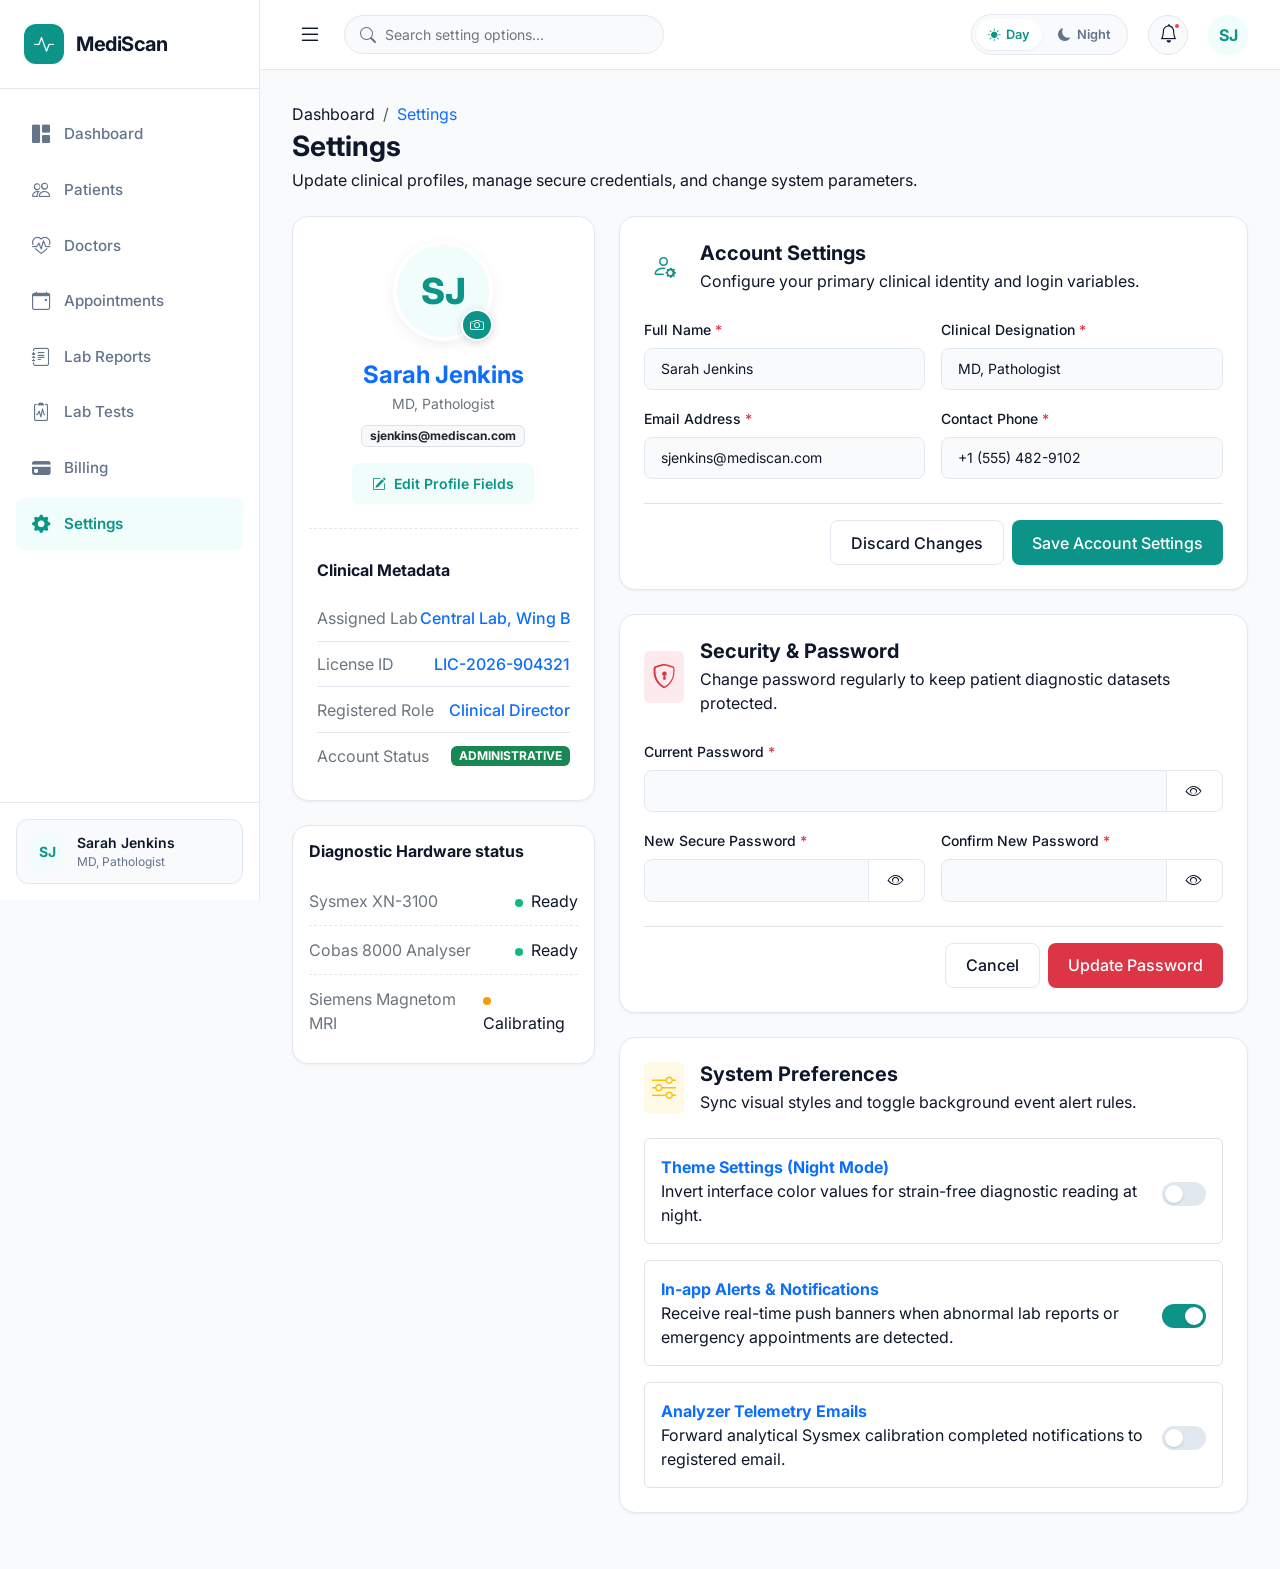
<file: settings.html>
<!doctype html>
<html lang="en" data-theme="light">
  <head>
    <meta charset="UTF-8" />
    <meta name="viewport" content="width=device-width, initial-scale=1.0" />
    <title>MediScan - Settings & Profile</title>
    <!-- Google Fonts -->
    <link rel="preconnect" href="https://fonts.googleapis.com">
    <link rel="preconnect" href="https://fonts.gstatic.com" crossorigin>
    <link href="https://fonts.googleapis.com/css2?family=Inter:wght@300;400;500;600;700;800&display=swap" rel="stylesheet">
    <!-- Bootstrap 5 CSS -->
    <link href="https://cdn.jsdelivr.net/npm/bootstrap@5.3.3/dist/css/bootstrap.min.css" rel="stylesheet">
    <!-- Bootstrap Icons -->
    <link href="https://cdn.jsdelivr.net/npm/bootstrap-icons@1.11.3/font/bootstrap-icons.min.css" rel="stylesheet">
    <!-- AOS CSS -->
    <link href="https://cdn.jsdelivr.net/npm/aos@2.3.4/dist/aos.css" rel="stylesheet">
    <!-- Custom Style -->
    <link href="./css/style.css" rel="stylesheet" />
    <style>
      /* Page-specific customized styles to guarantee premium visual design */
      .profile-card-header {
        position: relative;
        padding-bottom: 1.5rem;
        margin-bottom: 1.5rem;
        border-bottom: 1px dashed var(--border-color);
      }
      .profile-img-container {
        position: relative;
        width: 100px;
        height: 100px;
        margin: 0 auto 1.25rem auto;
      }
      .profile-img-large {
        width: 100%;
        height: 100%;
        border-radius: 50%;
        background-color: var(--accent-light);
        color: var(--accent-color);
        display: flex;
        align-items: center;
        justify-content: center;
        font-weight: 800;
        font-size: 2.25rem;
        border: 4px solid var(--bg-card);
        box-shadow: 0 4px 14px rgba(0,0,0,0.06);
        transition: all 0.3s ease;
      }
      .profile-img-badge {
        position: absolute;
        bottom: 0;
        right: 0;
        width: 32px;
        height: 32px;
        background-color: var(--accent-color);
        color: #ffffff;
        border-radius: 50%;
        display: flex;
        align-items: center;
        justify-content: center;
        font-size: 0.875rem;
        cursor: pointer;
        border: 2px solid var(--bg-card);
        box-shadow: 0 2px 8px rgba(0,0,0,0.15);
        transition: all 0.2s ease;
      }
      .profile-img-badge:hover {
        background-color: var(--accent-hover);
        transform: scale(1.1);
      }
      .metadata-row {
        display: flex;
        align-items: center;
        justify-content: space-between;
        padding: 0.65rem 0;
        border-bottom: 1px solid var(--border-color);
      }
      .metadata-row:last-child {
        border-bottom: none;
        padding-bottom: 0;
      }
      /* Custom Toggle Switches */
      .switch-control {
        position: relative;
        display: inline-flex;
        align-items: center;
        cursor: pointer;
      }
      .switch-input {
        opacity: 0;
        width: 0;
        height: 0;
      }
      .switch-slider {
        position: relative;
        display: inline-block;
        width: 44px;
        height: 24px;
        background-color: var(--border-color);
        border-radius: 50rem;
        transition: all 0.3s ease;
      }
      .switch-slider::before {
        content: "";
        position: absolute;
        left: 3px;
        bottom: 3px;
        width: 18px;
        height: 18px;
        background-color: #ffffff;
        border-radius: 50%;
        transition: all 0.3s cubic-bezier(0.4, 0, 0.2, 1);
        box-shadow: 0 1px 3px rgba(0,0,0,0.15);
      }
      .switch-input:checked + .switch-slider {
        background-color: var(--accent-color);
      }
      .switch-input:checked + .switch-slider::before {
        transform: translateX(20px);
      }
      /* Toast styling */
      .custom-toast {
        position: fixed;
        bottom: 24px;
        right: 24px;
        z-index: 1060;
        background-color: var(--bg-card);
        border: 1px solid var(--border-color);
        box-shadow: 0 10px 30px rgba(0,0,0,0.08);
        border-radius: 12px;
        min-width: 300px;
        display: none;
        animation: slideUp 0.3s ease-out;
      }
      @keyframes slideUp {
        from { transform: translateY(100px); opacity: 0; }
        to { transform: translateY(0); opacity: 1; }
      }
    </style>
  </head>
  <body>

    <!-- Sidebar Layout -->
    <aside id="sidebar" class="sidebar">
      <div class="sidebar-brand">
        <div class="brand-icon">
          <i class="bi bi-activity"></i>
        </div>
        <span class="brand-name">MediScan</span>
      </div>

      <nav class="sidebar-menu">
        <ul class="sidebar-menu-list">
          <li class="sidebar-item">
            <a href="index.html" class="sidebar-link">
              <i class="bi bi-grid-1x2-fill"></i>
              <span>Dashboard</span>
            </a>
          </li>
          <li class="sidebar-item">
            <a href="patients.html" class="sidebar-link">
              <i class="bi bi-people"></i>
              <span>Patients</span>
            </a>
          </li>
          <li class="sidebar-item">
            <a href="doctors.html" class="sidebar-link">
              <i class="bi bi-heart-pulse"></i>
              <span>Doctors</span>
            </a>
          </li>
          <li class="sidebar-item">
            <a href="appointments.html" class="sidebar-link">
              <i class="bi bi-calendar-event"></i>
              <span>Appointments</span>
            </a>
          </li>
          <li class="sidebar-item">
            <a href="reports.html" class="sidebar-link">
              <i class="bi bi-journal-text"></i>
              <span>Lab Reports</span>
            </a>
          </li>
          <li class="sidebar-item">
            <a href="lab-tests.html" class="sidebar-link">
              <i class="bi bi-clipboard2-pulse"></i>
              <span>Lab Tests</span>
            </a>
          </li>
          <li class="sidebar-item">
            <a href="billing.html" class="sidebar-link">
              <i class="bi bi-credit-card-fill"></i>
              <span>Billing</span>
            </a>
          </li>
          <li class="sidebar-item">
            <a href="settings.html" class="sidebar-link active">
              <i class="bi bi-gear-fill"></i>
              <span>Settings</span>
            </a>
          </li>
        </ul>
      </nav>

      <div class="sidebar-footer">
        <div class="user-badge">
          <div class="user-badge-avatar">SJ</div>
          <div class="user-badge-info">
            <span class="user-badge-name">Sarah Jenkins</span>
            <span class="user-badge-role">MD, Pathologist</span>
          </div>
        </div>
      </div>
    </aside>

    <!-- Main Content Area -->
    <main class="main-content">
      <!-- Top Navbar -->
      <header class="top-navbar">
        <div class="navbar-left">
          <button id="sidebar-toggle" class="sidebar-toggle-btn">
            <i class="bi bi-list"></i>
          </button>
          <div class="search-wrapper">
            <i class="bi bi-search"></i>
            <input type="text" id="search-settings" class="search-input" placeholder="Search setting options..." />
          </div>
        </div>

        <div class="navbar-actions">
          <!-- Day/Night Toggle Switch -->
          <div class="theme-switch-container">
            <button id="btn-theme-light" class="theme-switch-btn active">
              <i class="bi bi-sun-fill"></i> Day
            </button>
            <button id="btn-theme-dark" class="theme-switch-btn">
              <i class="bi bi-moon-fill"></i> Night
            </button>
          </div>

          <!-- Notification Dropdown -->
          <div class="dropdown">
            <button class="navbar-action-btn" type="button" data-bs-toggle="dropdown" aria-expanded="false">
              <i class="bi bi-bell"></i>
              <span class="badge-dot"></span>
            </button>
            <ul class="dropdown-menu dropdown-menu-end dropdown-menu-custom p-2 mt-2" style="width: 280px;">
              <li class="px-3 py-2 border-bottom var(--border-color) d-flex justify-content-between align-items-center">
                <span class="fw-bold text-primary">Notifications</span>
                <span class="badge bg-danger rounded-pill">3 New</span>
              </li>
              <li><a class="dropdown-item dropdown-item-custom py-2" href="reports.html">
                <div class="d-flex flex-column">
                  <span class="fw-semibold">Abnormal Blood Test #4829</span>
                  <span class="text-xs text-muted">2 mins ago</span>
                </div>
              </a></li>
              <li><a class="dropdown-item dropdown-item-custom py-2" href="appointments.html">
                <div class="d-flex flex-column">
                  <span class="fw-semibold">New Appointment: Arjun Mahat</span>
                  <span class="text-xs text-muted">1 hour ago</span>
                </div>
              </a></li>
              <li><a class="dropdown-item dropdown-item-custom py-2" href="settings.html">
                <div class="d-flex flex-column">
                  <span class="fw-semibold">Sysmex Calibration Finished</span>
                  <span class="text-xs text-muted">Yesterday</span>
                </div>
              </a></li>
            </ul>
          </div>

          <!-- User Profile Dropdown -->
          <div class="dropdown">
            <button class="profile-dropdown-trigger" type="button" data-bs-toggle="dropdown" aria-expanded="false">
              <div class="profile-avatar">SJ</div>
            </button>
            <ul class="dropdown-menu dropdown-menu-end dropdown-menu-custom p-2 mt-2">
              <li class="px-3 py-2">
                <p class="mb-0 fw-bold">Dr. Sarah Jenkins</p>
                <p class="mb-0 text-muted small">sjenkins@mediscan.com</p>
              </li>
              <li class="dropdown-divider-custom"></li>
              <li><a class="dropdown-item dropdown-item-custom" href="settings.html"><i class="bi bi-person me-2"></i>My Profile</a></li>
              <li><a class="dropdown-item dropdown-item-custom" href="settings.html"><i class="bi bi-gear me-2"></i>Account Settings</a></li>
              <li class="dropdown-divider-custom"></li>
              <li><a class="dropdown-item dropdown-item-custom text-danger" href="login.html"><i class="bi bi-box-arrow-right me-2"></i>Logout</a></li>
            </ul>
          </div>
        </div>
      </header>

      <!-- Page Content -->
      <div class="page-container">
        <!-- Header & Breadcrumbs -->
        <div class="d-flex flex-column flex-sm-row justify-content-between align-items-start align-items-sm-center gap-3 mb-4" data-aos="fade-down">
          <div>
            <nav aria-label="breadcrumb">
              <ol class="breadcrumb mb-1 text-xs">
                <li class="breadcrumb-item"><a href="index.html" class="text-decoration-none text-muted">Dashboard</a></li>
                <li class="breadcrumb-item active text-primary" aria-current="page">Settings</li>
              </ol>
            </nav>
            <h1 class="h3 fw-bold mb-1">Settings</h1>
            <p class="text-muted mb-0 text-sm">Update clinical profiles, manage secure credentials, and change system parameters.</p>
          </div>
        </div>

        <!-- 2-Column Settings Layout -->
        <div class="row g-4">
          <!-- LEFT PROFILE VIEW CARD (col-12 col-lg-4) -->
          <div class="col-12 col-lg-4" data-aos="fade-right" data-aos-delay="50">
            <div class="card-custom text-center py-4 px-3 mb-4">
              <div class="profile-card-header">
                <div class="profile-img-container">
                  <div id="profile-picture-view" class="profile-img-large">SJ</div>
                  <label for="profile-img-upload" class="profile-img-badge" title="Change profile photo">
                    <i class="bi bi-camera"></i>
                  </label>
                  <input type="file" id="profile-img-upload" class="d-none" accept="image/*" />
                </div>
                <h4 id="display-profile-name" class="fw-bold mb-1 text-primary">Dr. Sarah Jenkins</h4>
                <p id="display-profile-role" class="text-secondary small mb-2">MD, Pathologist</p>
                <span id="display-profile-email" class="badge bg-light text-dark border var(--border-color) text-xs py-1 px-2 mb-3">sjenkins@mediscan.com</span>
                
                <div class="d-flex justify-content-center">
                  <button id="btn-edit-shortcut" class="btn btn-accent-light btn-sm d-inline-flex align-items-center gap-2">
                    <i class="bi bi-pencil-square"></i> Edit Profile Fields
                  </button>
                </div>
              </div>

              <!-- Clinical License Details -->
              <div class="text-start p-2">
                <h6 class="fw-bold text-xs uppercase tracking-wider text-muted mb-3">Clinical Metadata</h6>
                
                <div class="metadata-row text-sm">
                  <span class="text-secondary">Assigned Lab</span>
                  <span class="fw-medium text-primary">Central Lab, Wing B</span>
                </div>
                <div class="metadata-row text-sm">
                  <span class="text-secondary">License ID</span>
                  <span class="fw-medium text-primary">LIC-2026-904321</span>
                </div>
                <div class="metadata-row text-sm">
                  <span class="text-secondary">Registered Role</span>
                  <span class="fw-medium text-primary">Clinical Director</span>
                </div>
                <div class="metadata-row text-sm">
                  <span class="text-secondary">Account Status</span>
                  <span class="badge bg-success text-white py-1 px-2 text-xxs">ADMINISTRATIVE</span>
                </div>
              </div>
            </div>

            <!-- Fast-access quick links -->
            <div class="card-custom p-3 text-start">
              <h6 class="fw-bold text-xs uppercase tracking-wider text-muted mb-3">Diagnostic Hardware status</h6>
              <div class="equipment-status-row text-sm">
                <span class="text-secondary">Sysmex XN-3100</span>
                <span><span class="dot-indicator bg-dot-success me-1"></span> <span class="text-xs text-muted">Ready</span></span>
              </div>
              <div class="equipment-status-row text-sm">
                <span class="text-secondary">Cobas 8000 Analyser</span>
                <span><span class="dot-indicator bg-dot-success me-1"></span> <span class="text-xs text-muted">Ready</span></span>
              </div>
              <div class="equipment-status-row text-sm">
                <span class="text-secondary">Siemens Magnetom MRI</span>
                <span><span class="dot-indicator bg-dot-warning me-1"></span> <span class="text-xs text-muted">Calibrating</span></span>
              </div>
            </div>
          </div>

          <!-- RIGHT SETTINGS SECTIONS (col-12 col-lg-8) -->
          <div class="col-12 col-lg-8" data-aos="fade-left" data-aos-delay="100">
            
            <!-- SECTION 1: ACCOUNT SETTINGS -->
            <div id="section-account" class="card-custom mb-4 p-4">
              <div class="d-flex align-items-center gap-3 mb-4">
                <div class="p-2 rounded bg-accent-light text-accent d-inline-flex" style="color: var(--accent-color);">
                  <i class="bi bi-person-gear fs-4"></i>
                </div>
                <div>
                  <h4 class="h5 fw-bold mb-1">Account Settings</h4>
                  <p class="text-muted mb-0 text-xs">Configure your primary clinical identity and login variables.</p>
                </div>
              </div>

              <form id="form-account-settings" class="needs-validation" novalidate>
                <div class="row g-3">
                  <div class="col-12 col-md-6">
                    <label for="input-profile-name" class="form-label form-label-custom">Full Name <span class="text-danger">*</span></label>
                    <input type="text" class="form-control form-control-custom" id="input-profile-name" required />
                    <div class="invalid-feedback text-xs">Full Name is required.</div>
                  </div>

                  <div class="col-12 col-md-6">
                    <label for="input-profile-role" class="form-label form-label-custom">Clinical Designation <span class="text-danger">*</span></label>
                    <input type="text" class="form-control form-control-custom" id="input-profile-role" required />
                    <div class="invalid-feedback text-xs">Please specify your title or role.</div>
                  </div>

                  <div class="col-12 col-md-6">
                    <label for="input-profile-email" class="form-label form-label-custom">Email Address <span class="text-danger">*</span></label>
                    <input type="email" class="form-control form-control-custom" id="input-profile-email" required />
                    <div class="invalid-feedback text-xs">Please provide a valid diagnostic email address.</div>
                  </div>

                  <div class="col-12 col-md-6">
                    <label for="input-profile-phone" class="form-label form-label-custom">Contact Phone <span class="text-danger">*</span></label>
                    <input type="text" class="form-control form-control-custom" id="input-profile-phone" required />
                    <div class="invalid-feedback text-xs">Please provide a telephone number.</div>
                  </div>
                </div>

                <div class="mt-4 pt-3 border-top var(--border-color) d-flex justify-content-end gap-2">
                  <button type="reset" class="btn btn-outline-custom">Discard Changes</button>
                  <button type="submit" class="btn btn-accent">Save Account Settings</button>
                </div>
              </form>
            </div>

            <!-- SECTION 2: PASSWORD CHANGE -->
            <div id="section-security" class="card-custom mb-4 p-4">
              <div class="d-flex align-items-center gap-3 mb-4">
                <div class="p-2 rounded bg-danger bg-opacity-10 text-danger d-inline-flex">
                  <i class="bi bi-shield-lock fs-4"></i>
                </div>
                <div>
                  <h4 class="h5 fw-bold mb-1">Security &amp; Password</h4>
                  <p class="text-muted mb-0 text-xs">Change password regularly to keep patient diagnostic datasets protected.</p>
                </div>
              </div>

              <form id="form-password-settings" class="needs-validation" novalidate>
                <div class="row g-3">
                  <div class="col-12">
                    <label for="input-pass-current" class="form-label form-label-custom">Current Password <span class="text-danger">*</span></label>
                    <div class="input-group">
                      <input type="password" class="form-control form-control-custom" id="input-pass-current" required />
                      <button class="btn btn-outline-custom py-2 border-start-0" type="button" onclick="togglePassVisibility('input-pass-current')">
                        <i class="bi bi-eye"></i>
                      </button>
                    </div>
                    <div class="invalid-feedback text-xs">Current password is required to authorize modifications.</div>
                  </div>

                  <div class="col-12 col-md-6">
                    <label for="input-pass-new" class="form-label form-label-custom">New Secure Password <span class="text-danger">*</span></label>
                    <div class="input-group">
                      <input type="password" class="form-control form-control-custom" id="input-pass-new" minlength="6" required />
                      <button class="btn btn-outline-custom py-2 border-start-0" type="button" onclick="togglePassVisibility('input-pass-new')">
                        <i class="bi bi-eye"></i>
                      </button>
                    </div>
                    <div class="invalid-feedback text-xs">New password must be at least 6 characters.</div>
                  </div>

                  <div class="col-12 col-md-6">
                    <label for="input-pass-confirm" class="form-label form-label-custom">Confirm New Password <span class="text-danger">*</span></label>
                    <div class="input-group">
                      <input type="password" class="form-control form-control-custom" id="input-pass-confirm" required />
                      <button class="btn btn-outline-custom py-2 border-start-0" type="button" onclick="togglePassVisibility('input-pass-confirm')">
                        <i class="bi bi-eye"></i>
                      </button>
                    </div>
                    <div class="invalid-feedback text-xs" id="password-match-feedback">Please match the new password.</div>
                  </div>
                </div>

                <div class="mt-4 pt-3 border-top var(--border-color) d-flex justify-content-end gap-2">
                  <button type="reset" class="btn btn-outline-custom">Cancel</button>
                  <button type="submit" class="btn btn-accent bg-danger border-0">Update Password</button>
                </div>
              </form>
            </div>

            <!-- SECTION 3: SYSTEM PREFERENCES -->
            <div id="section-preferences" class="card-custom mb-4 p-4">
              <div class="d-flex align-items-center gap-3 mb-4">
                <div class="p-2 rounded bg-warning bg-opacity-10 text-warning d-inline-flex">
                  <i class="bi bi-sliders fs-4"></i>
                </div>
                <div>
                  <h4 class="h5 fw-bold mb-1">System Preferences</h4>
                  <p class="text-muted mb-0 text-xs">Sync visual styles and toggle background event alert rules.</p>
                </div>
              </div>

              <div class="d-flex flex-column gap-3">
                <!-- 1. Dark Mode switch -->
                <div class="d-flex align-items-center justify-content-between p-3 border rounded var(--border-color) bg-light-soft">
                  <div>
                    <strong class="d-block text-sm text-primary">Theme Settings (Night Mode)</strong>
                    <span class="text-xs text-muted">Invert interface color values for strain-free diagnostic reading at night.</span>
                  </div>
                  <div>
                    <label class="switch-control">
                      <input type="checkbox" id="pref-dark-mode" class="switch-input" />
                      <span class="switch-slider"></span>
                    </label>
                  </div>
                </div>

                <!-- 2. Notifications switch -->
                <div class="d-flex align-items-center justify-content-between p-3 border rounded var(--border-color) bg-light-soft">
                  <div>
                    <strong class="d-block text-sm text-primary">In-app Alerts &amp; Notifications</strong>
                    <span class="text-xs text-muted">Receive real-time push banners when abnormal lab reports or emergency appointments are detected.</span>
                  </div>
                  <div>
                    <label class="switch-control">
                      <input type="checkbox" id="pref-notifications" class="switch-input" />
                      <span class="switch-slider"></span>
                    </label>
                  </div>
                </div>

                <!-- 3. Machine alerts switch -->
                <div class="d-flex align-items-center justify-content-between p-3 border rounded var(--border-color) bg-light-soft">
                  <div>
                    <strong class="d-block text-sm text-primary">Analyzer Telemetry Emails</strong>
                    <span class="text-xs text-muted">Forward analytical Sysmex calibration completed notifications to registered email.</span>
                  </div>
                  <div>
                    <label class="switch-control">
                      <input type="checkbox" id="pref-hardware-mails" class="switch-input" />
                      <span class="switch-slider"></span>
                    </label>
                  </div>
                </div>
              </div>
            </div>

          </div>
        </div>
      </div>
    </main>

    <!-- TOAST NOTIFICATION -->
    <div id="toast-notify" class="custom-toast p-3">
      <div class="d-flex align-items-center gap-3">
        <div id="toast-success-icon" class="bg-success text-white rounded-circle d-inline-flex p-2">
          <i class="bi bi-check-lg"></i>
        </div>
        <div class="flex-grow-1">
          <strong class="text-primary d-block small" id="toast-title">Success</strong>
          <span class="text-xs text-muted" id="toast-message">Configuration saved successfully.</span>
        </div>
        <button type="button" class="btn-close text-xs" onclick="hideToast()" style="background: none; border: none; font-size: 1.2rem; line-height: 1;"><i class="bi bi-x"></i></button>
      </div>
    </div>

    <!-- Bootstrap 5 JS Bundle -->
    <script src="https://cdn.jsdelivr.net/npm/bootstrap@5.3.3/dist/js/bootstrap.bundle.min.js"></script>
    <!-- AOS JS -->
    <script src="https://cdn.jsdelivr.net/npm/aos@2.3.4/dist/aos.js"></script>
    <!-- Custom JS -->
    <script type="module" src="./js/main.js"></script>

    <!-- SETTINGS AND PROFILE CONTROLLER -->
    <script>
      // Load current profile variables from local storage
      function initSettingsView() {
        const nameVal = localStorage.getItem('user_profile_name') || 'Sarah Jenkins';
        const emailVal = localStorage.getItem('user_profile_email') || 'sjenkins@mediscan.com';
        const roleVal = localStorage.getItem('user_profile_role') || 'MD, Pathologist';
        const phoneVal = localStorage.getItem('user_profile_phone') || '+1 (555) 482-9102';
        const savedImg = localStorage.getItem('user_profile_image');

        // Populate Left card text
        document.getElementById('display-profile-name').textContent = nameVal;
        document.getElementById('display-profile-role').textContent = roleVal;
        document.getElementById('display-profile-email').textContent = emailVal;

        // Populate Right Form Fields
        document.getElementById('input-profile-name').value = nameVal;
        document.getElementById('input-profile-role').value = roleVal;
        document.getElementById('input-profile-email').value = emailVal;
        document.getElementById('input-profile-phone').value = phoneVal;

        // Populate picture if available
        const imgView = document.getElementById('profile-picture-view');
        if (savedImg) {
          imgView.style.backgroundImage = `url(${savedImg})`;
          imgView.style.backgroundSize = 'cover';
          imgView.style.backgroundPosition = 'center';
          imgView.textContent = '';
        } else {
          imgView.style.backgroundImage = '';
          const initials = nameVal.split(' ').map(n => n[0]).join('').slice(0, 2).toUpperCase();
          imgView.textContent = initials;
        }

        // Set Preferences states
        // 1. Dark Mode state
        const darkModeSwitch = document.getElementById('pref-dark-mode');
        if (darkModeSwitch) {
          const currentTheme = document.documentElement.getAttribute('data-theme') || 'light';
          darkModeSwitch.checked = currentTheme === 'dark';
        }

        // 2. Notification states
        const notifySwitch = document.getElementById('pref-notifications');
        if (notifySwitch) {
          const isNotifyEnabled = localStorage.getItem('pref_notifications') !== 'false'; // default true
          notifySwitch.checked = isNotifyEnabled;
        }

        const hwSwitch = document.getElementById('pref-hardware-mails');
        if (hwSwitch) {
          const isHwMailEnabled = localStorage.getItem('pref_hw_mails') === 'true'; // default false
          hwSwitch.checked = isHwMailEnabled;
        }
      }

      // Show/Hide toast system
      window.showToast = function(title, message, isSuccess = true) {
        const titleEl = document.getElementById('toast-title');
        const messageEl = document.getElementById('toast-message');
        const iconEl = document.getElementById('toast-success-icon');

        if (titleEl) titleEl.textContent = title;
        if (messageEl) messageEl.textContent = message;

        if (iconEl) {
          if (isSuccess) {
            iconEl.className = "bg-success text-white rounded-circle d-inline-flex p-2";
            iconEl.innerHTML = '<i class="bi bi-check-lg"></i>';
          } else {
            iconEl.className = "bg-danger text-white rounded-circle d-inline-flex p-2";
            iconEl.innerHTML = '<i class="bi bi-exclamation-triangle"></i>';
          }
        }

        const toast = document.getElementById('toast-notify');
        if (toast) {
          toast.style.display = 'block';
          setTimeout(() => {
            hideToast();
          }, 4000);
        }
      };

      window.hideToast = function() {
        const toast = document.getElementById('toast-notify');
        if (toast) toast.style.display = 'none';
      };

      // Password fields visibility helper
      window.togglePassVisibility = function(id) {
        const input = document.getElementById(id);
        if (!input) return;
        const type = input.getAttribute('type') === 'password' ? 'text' : 'password';
        input.setAttribute('type', type);
        
        // Find inside the button group
        const btn = input.nextElementSibling;
        if (btn) {
          const icon = btn.querySelector('i');
          if (icon) {
            if (type === 'text') {
              icon.className = 'bi bi-eye-slash';
            } else {
              icon.className = 'bi bi-eye';
            }
          }
        }
      };

      document.addEventListener('DOMContentLoaded', () => {
        // Run initial data population
        initSettingsView();

        // 1. Shortcut Edit Button focuses name field
        const shortcutBtn = document.getElementById('btn-edit-shortcut');
        if (shortcutBtn) {
          shortcutBtn.addEventListener('click', () => {
            const nameInput = document.getElementById('input-profile-name');
            nameInput.focus();
            nameInput.scrollIntoView({ behavior: 'smooth', block: 'center' });
          });
        }

        // 2. Picture Upload Listener
        const fileUpload = document.getElementById('profile-img-upload');
        if (fileUpload) {
          fileUpload.addEventListener('change', (e) => {
            const file = e.target.files[0];
            if (file) {
              if (file.size > 2 * 1024 * 1024) {
                showToast("File Too Large", "Please upload a photo smaller than 2MB.", false);
                return;
              }

              const reader = new FileReader();
              reader.onload = function(evt) {
                const base64Img = evt.target.result;
                localStorage.setItem('user_profile_image', base64Img);
                
                // Update views
                initSettingsView();
                // Trigger global main.js layout update
                if (typeof window.loadUserProfile === 'function') {
                  window.loadUserProfile();
                }

                showToast("Photo Updated", "Your profile picture was successfully modified.");
              };
              reader.readAsDataURL(file);
            }
          });
        }

        // 3. Account Settings Form submit handler
        const accountForm = document.getElementById('form-account-settings');
        accountForm.addEventListener('submit', (e) => {
          e.preventDefault();

          if (!accountForm.checkValidity()) {
            e.stopPropagation();
            accountForm.classList.add('was-validated');
            return;
          }

          const name = document.getElementById('input-profile-name').value;
          const role = document.getElementById('input-profile-role').value;
          const email = document.getElementById('input-profile-email').value;
          const phone = document.getElementById('input-profile-phone').value;

          // Save to localStorage
          localStorage.setItem('user_profile_name', name);
          localStorage.setItem('user_profile_role', role);
          localStorage.setItem('user_profile_email', email);
          localStorage.setItem('user_profile_phone', phone);

          // Update layouts
          initSettingsView();
          if (typeof window.loadUserProfile === 'function') {
            window.loadUserProfile();
          }

          accountForm.classList.remove('was-validated');
          showToast("Profile Updated", "Your pathology practitioner profile settings have been successfully saved.");
        });

        // 4. Password Settings Form submit handler with custom validators
        const passwordForm = document.getElementById('form-password-settings');
        passwordForm.addEventListener('submit', (e) => {
          e.preventDefault();

          const passNew = document.getElementById('input-pass-new');
          const passConfirm = document.getElementById('input-pass-confirm');
          const feedback = document.getElementById('password-match-feedback');

          // Custom Validation: Check if passwords match
          let matchValid = true;
          if (passNew.value !== passConfirm.value) {
            matchValid = false;
            passConfirm.setCustomValidity("Passwords must match.");
            feedback.textContent = "Confirmation password does not match.";
            feedback.style.display = "block";
          } else {
            passConfirm.setCustomValidity("");
            feedback.style.display = "none";
          }

          if (!passwordForm.checkValidity() || !matchValid) {
            e.stopPropagation();
            passwordForm.classList.add('was-validated');
            return;
          }

          // Successfully updated
          passwordForm.reset();
          passwordForm.classList.remove('was-validated');
          showToast("Password Saved", "Your security passwords have been updated successfully.");
        });

        // 5. Live theme switcher sync from system preferences card
        const darkModeSwitch = document.getElementById('pref-dark-mode');
        if (darkModeSwitch) {
          darkModeSwitch.addEventListener('change', () => {
            if (darkModeSwitch.checked) {
              const darkBtn = document.getElementById('btn-theme-dark');
              if (darkBtn) darkBtn.click();
            } else {
              const lightBtn = document.getElementById('btn-theme-light');
              if (lightBtn) lightBtn.click();
            }
            showToast("Theme Configured", `Switched layout colors to ${darkModeSwitch.checked ? 'Night' : 'Day'} mode.`);
          });

          // Sync if theme is changed via the top bar
          const observer = new MutationObserver(() => {
            const isDark = document.documentElement.getAttribute('data-theme') === 'dark';
            darkModeSwitch.checked = isDark;
          });
          observer.observe(document.documentElement, { attributes: true, attributeFilter: ['data-theme'] });
        }

        // 6. Notification toggle change listeners
        const notifySwitch = document.getElementById('pref-notifications');
        if (notifySwitch) {
          notifySwitch.addEventListener('change', () => {
            localStorage.setItem('pref_notifications', notifySwitch.checked);
            showToast("Banners Updated", `In-app alerts have been ${notifySwitch.checked ? 'enabled' : 'disabled'}.`);
          });
        }

        const hwSwitch = document.getElementById('pref-hardware-mails');
        if (hwSwitch) {
          hwSwitch.addEventListener('change', () => {
            localStorage.setItem('pref_hw_mails', hwSwitch.checked);
            showToast("Emails Configured", `Diagnostic emails successfully ${hwSwitch.checked ? 'subscribed' : 'unsubscribed'}.`);
          });
        }
      });
    </script>
  </body>
</html>
</file>
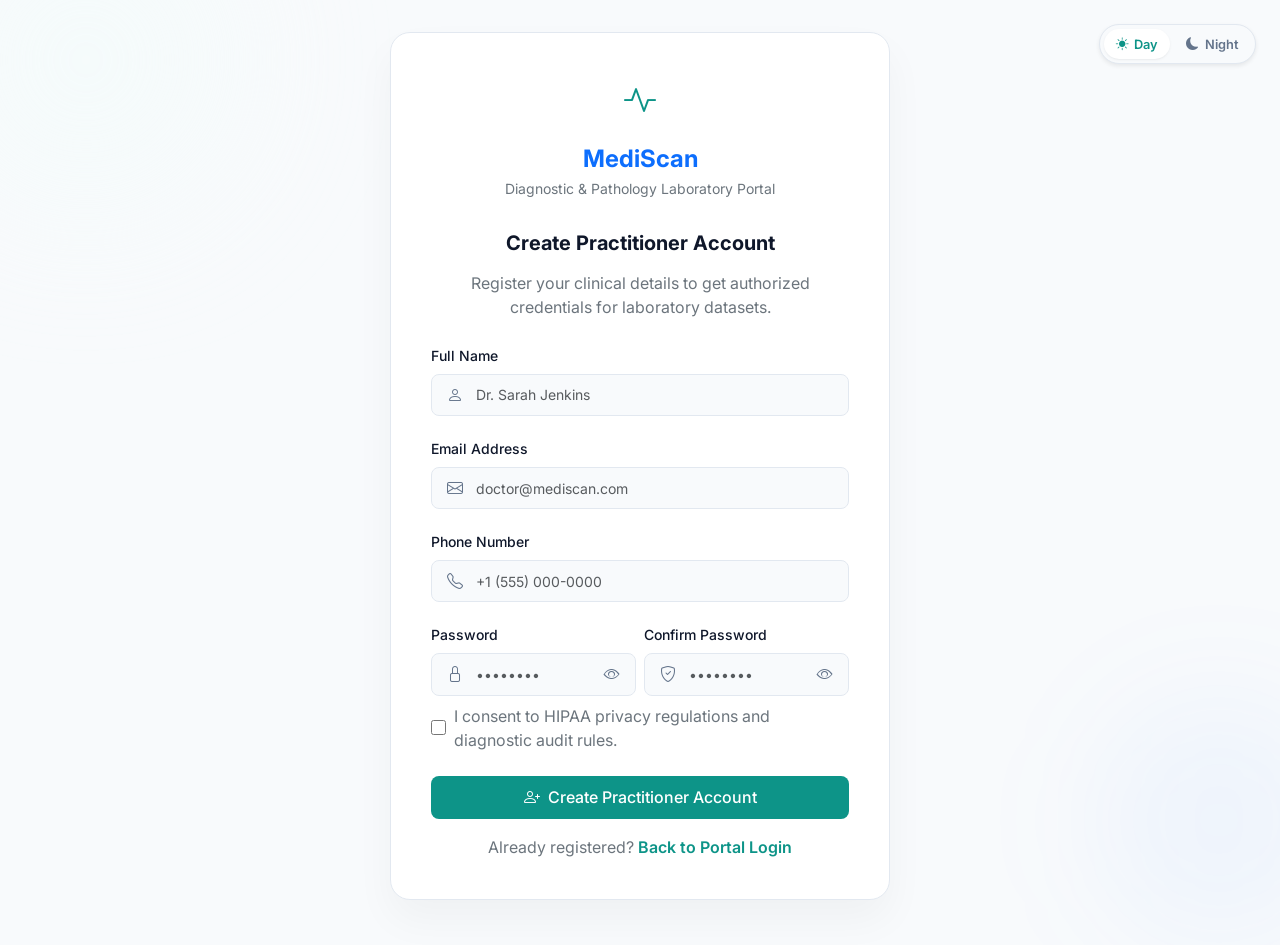
<file: signup.html>
<!doctype html>
<html lang="en" data-theme="light">
  <head>
    <meta charset="UTF-8" />
    <meta name="viewport" content="width=device-width, initial-scale=1.0" />
    <title>MediScan - Practitioner Registration</title>
    <!-- Google Fonts -->
    <link rel="preconnect" href="https://fonts.googleapis.com">
    <link rel="preconnect" href="https://fonts.gstatic.com" crossorigin>
    <link href="https://fonts.googleapis.com/css2?family=Inter:wght@300;400;500;600;700;800&display=swap" rel="stylesheet">
    <!-- Bootstrap 5 CSS -->
    <link href="https://cdn.jsdelivr.net/npm/bootstrap@5.3.3/dist/css/bootstrap.min.css" rel="stylesheet">
    <!-- Bootstrap Icons -->
    <link href="https://cdn.jsdelivr.net/npm/bootstrap-icons@1.11.3/font/bootstrap-icons.min.css" rel="stylesheet">
    <!-- AOS CSS -->
    <link href="https://cdn.jsdelivr.net/npm/aos@2.3.4/dist/aos.css" rel="stylesheet">
    <!-- Custom Style -->
    <link href="./css/style.css" rel="stylesheet" />
    <style>
      /* Center the card and add modern backdrop pattern */
      body {
        background-color: var(--bg-primary);
        overflow-y: auto !important;
      }
      .auth-wrapper {
        position: relative;
        min-height: 100vh;
        display: flex;
        align-items: center;
        justify-content: center;
        padding: 2rem 1rem;
        z-index: 5;
      }
      .auth-card {
        background-color: var(--bg-card);
        border: 1px solid var(--border-color);
        border-radius: 1.25rem;
        box-shadow: 0 20px 40px rgba(0, 0, 0, 0.04);
        width: 100%;
        max-width: 500px;
        padding: 2.5rem;
        position: relative;
        z-index: 2;
        transition: all 0.3s ease;
      }
      [data-theme="dark"] .auth-card {
        box-shadow: 0 20px 40px rgba(0, 0, 0, 0.3);
      }
      .theme-toggle-fixed {
        position: absolute;
        top: 1.5rem;
        right: 1.5rem;
        z-index: 10;
      }
      /* Floating elements for abstract medical background vibe */
      .bg-circle-1 {
        position: absolute;
        width: 300px;
        height: 300px;
        border-radius: 50%;
        background-color: var(--accent-light);
        opacity: 0.4;
        top: -10%;
        left: -5%;
        filter: blur(80px);
        z-index: 1;
        pointer-events: none;
      }
      .bg-circle-2 {
        position: absolute;
        width: 250px;
        height: 250px;
        border-radius: 50%;
        background-color: rgba(59, 130, 246, 0.05); /* blue hint */
        bottom: -5%;
        right: -5%;
        filter: blur(60px);
        z-index: 1;
        pointer-events: none;
      }
      .form-group-custom {
        position: relative;
        margin-bottom: 1.25rem;
      }
      .input-icon {
        position: absolute;
        left: 1rem;
        top: 50%;
        transform: translateY(-50%);
        color: var(--text-secondary);
        transition: color 0.2s ease;
        z-index: 4;
        font-size: 1rem;
        display: flex;
        align-items: center;
        justify-content: center;
      }
      .form-control-custom-with-icon {
        padding-left: 2.75rem !important;
      }
      .form-control-custom:focus + .input-icon {
        color: var(--accent-color);
      }
      /* Custom eye toggle for password */
      .eye-toggle-btn {
        position: absolute;
        right: 1rem;
        top: 50%;
        transform: translateY(-50%);
        background: none;
        border: none;
        color: var(--text-secondary);
        cursor: pointer;
        z-index: 5;
        padding: 0;
        display: flex;
        align-items: center;
        justify-content: center;
      }
      .eye-toggle-btn:hover {
        color: var(--accent-color);
      }
      /* Custom checkbox styling */
      .custom-checkbox-wrapper {
        display: flex;
        align-items: center;
        gap: 0.5rem;
      }
      .custom-checkbox {
        width: 1.15rem;
        height: 1.15rem;
        border: 1.5px solid var(--border-color);
        border-radius: 0.25rem;
        outline: none;
        cursor: pointer;
        transition: all 0.2s ease;
        accent-color: var(--accent-color);
      }
      /* Toast styling */
      .custom-toast {
        position: fixed;
        bottom: 24px;
        right: 24px;
        z-index: 1060;
        background-color: var(--bg-card);
        border: 1px solid var(--border-color);
        box-shadow: 0 10px 30px rgba(0,0,0,0.08);
        border-radius: 12px;
        min-width: 320px;
        display: none;
        animation: slideUp 0.3s ease-out;
      }
      @keyframes slideUp {
        from { transform: translateY(100px); opacity: 0; }
        to { transform: translateY(0); opacity: 1; }
      }
    </style>
  </head>
  <body>

    <!-- Theme Toggler -->
    <div class="theme-toggle-fixed">
      <div class="theme-switch-container shadow-sm">
        <button id="btn-theme-light" class="theme-switch-btn active">
          <i class="bi bi-sun-fill"></i> Day
        </button>
        <button id="btn-theme-dark" class="theme-switch-btn">
          <i class="bi bi-moon-fill"></i> Night
        </button>
      </div>
    </div>

    <!-- Decorative backgrounds -->
    <div class="bg-circle-1"></div>
    <div class="bg-circle-2"></div>

    <!-- Auth layout wrapper -->
    <div class="auth-wrapper">
      <div class="auth-card" data-aos="fade-up">
        
        <!-- Hospital/Dashboard Logo branding -->
        <div class="text-center mb-4 pb-2">
          <div class="d-inline-flex align-items-center justify-content-center bg-accent-light text-accent rounded-circle mb-3" style="width: 3.5rem; height: 3.5rem; color: var(--accent-color);">
            <i class="bi bi-activity fs-2"></i>
          </div>
          <h2 class="fw-bold h4 mb-1 text-primary">MediScan</h2>
          <p class="text-secondary small mb-0">Diagnostic & Pathology Laboratory Portal</p>
        </div>

        <h4 class="fw-bold h5 text-center mb-3">Create Practitioner Account</h4>
        <p class="text-secondary text-xs text-center mb-4">Register your clinical details to get authorized credentials for laboratory datasets.</p>

        <!-- Form signup -->
        <form id="form-signup" class="needs-validation" novalidate>
          
          <!-- Full Name Input -->
          <div class="form-group-custom">
            <label for="input-fullname" class="form-label form-label-custom">Full Name</label>
            <div class="position-relative">
              <input 
                type="text" 
                id="input-fullname" 
                class="form-control form-control-custom form-control-custom-with-icon" 
                placeholder="Dr. Sarah Jenkins" 
                required 
              />
              <span class="input-icon"><i class="bi bi-person"></i></span>
            </div>
            <div class="invalid-feedback text-xs mt-1">Please specify your clinical practitioner name.</div>
          </div>

          <!-- Email Input -->
          <div class="form-group-custom">
            <label for="input-email" class="form-label form-label-custom">Email Address</label>
            <div class="position-relative">
              <input 
                type="email" 
                id="input-email" 
                class="form-control form-control-custom form-control-custom-with-icon" 
                placeholder="doctor@mediscan.com" 
                required 
              />
              <span class="input-icon"><i class="bi bi-envelope"></i></span>
            </div>
            <div class="invalid-feedback text-xs mt-1">Please provide a valid diagnostic email address.</div>
          </div>

          <!-- Phone Number Input -->
          <div class="form-group-custom">
            <label for="input-phone" class="form-label form-label-custom">Phone Number</label>
            <div class="position-relative">
              <input 
                type="tel" 
                id="input-phone" 
                class="form-control form-control-custom form-control-custom-with-icon" 
                placeholder="+1 (555) 000-0000" 
                required 
              />
              <span class="input-icon"><i class="bi bi-telephone"></i></span>
            </div>
            <div class="invalid-feedback text-xs mt-1">Please provide a contact phone number.</div>
          </div>

          <!-- Password Input -->
          <div class="form-group-custom row g-2 mb-2">
            <div class="col-12 col-md-6 mb-2 mb-md-0">
              <label for="input-password" class="form-label form-label-custom">Password</label>
              <div class="position-relative">
                <input 
                  type="password" 
                  id="input-password" 
                  class="form-control form-control-custom form-control-custom-with-icon" 
                  placeholder="••••••••" 
                  minlength="6"
                  required 
                />
                <span class="input-icon"><i class="bi bi-lock"></i></span>
                <button type="button" class="eye-toggle-btn" onclick="togglePassword('input-password', this)">
                  <i class="bi bi-eye"></i>
                </button>
              </div>
              <div class="invalid-feedback text-xs mt-1">Must be at least 6 characters.</div>
            </div>

            <div class="col-12 col-md-6">
              <label for="input-confirm" class="form-label form-label-custom">Confirm Password</label>
              <div class="position-relative">
                <input 
                  type="password" 
                  id="input-confirm" 
                  class="form-control form-control-custom form-control-custom-with-icon" 
                  placeholder="••••••••" 
                  required 
                />
                <span class="input-icon"><i class="bi bi-shield-check"></i></span>
                <button type="button" class="eye-toggle-btn" onclick="togglePassword('input-confirm', this)">
                  <i class="bi bi-eye"></i>
                </button>
              </div>
              <div class="invalid-feedback text-xs mt-1" id="confirm-feedback">Please match the password field.</div>
            </div>
          </div>

          <!-- Terms checkbox -->
          <div class="mb-4">
            <label class="custom-checkbox-wrapper text-secondary text-xs cursor-pointer">
              <input type="checkbox" id="checkbox-terms" class="custom-checkbox" required />
              <span>I consent to HIPAA privacy regulations and diagnostic audit rules.</span>
            </label>
          </div>

          <!-- Submit Button -->
          <button type="submit" class="btn btn-accent w-100 py-2.5 mb-3 d-flex align-items-center justify-content-center gap-2">
            <i class="bi bi-person-plus"></i>
            <span>Create Practitioner Account</span>
          </button>

          <!-- Navigation redirect back to Login -->
          <p class="text-center text-secondary text-xs mb-0">
            Already registered? 
            <a href="login.html" class="text-accent text-decoration-none fw-semibold" style="color: var(--accent-color);">Back to Portal Login</a>
          </p>

        </form>

      </div>
    </div>

    <!-- TOAST NOTIFICATION -->
    <div id="toast-notify" class="custom-toast p-3">
      <div class="d-flex align-items-center gap-3">
        <div id="toast-success-icon" class="bg-success text-white rounded-circle d-inline-flex p-2">
          <i class="bi bi-check-lg"></i>
        </div>
        <div class="flex-grow-1">
          <strong class="text-primary d-block small" id="toast-title">Success</strong>
          <span class="text-xs text-muted" id="toast-message">Configuration saved successfully.</span>
        </div>
        <button type="button" class="btn-close text-xs" onclick="hideToast()" style="background: none; border: none; font-size: 1.2rem; line-height: 1;"><i class="bi bi-x"></i></button>
      </div>
    </div>

    <!-- Bootstrap 5 JS Bundle -->
    <script src="https://cdn.jsdelivr.net/npm/bootstrap@5.3.3/dist/js/bootstrap.bundle.min.js"></script>
    <!-- AOS JS -->
    <script src="https://cdn.jsdelivr.net/npm/aos@2.3.4/dist/aos.js"></script>
    <!-- Custom JS -->
    <script type="module" src="./js/main.js"></script>

    <!-- Page logical Controller -->
    <script>
      // Password Eye Toggle function
      function togglePassword(inputId, btn) {
        const input = document.getElementById(inputId);
        if (!input) return;
        const isPass = input.type === "password";
        input.type = isPass ? "text" : "password";
        
        const icon = btn.querySelector('i');
        if (icon) {
          icon.className = isPass ? 'bi bi-eye-slash' : 'bi bi-eye';
        }
      }

      // Show/Hide toast system
      window.showToast = function(title, message, isSuccess = true) {
        const titleEl = document.getElementById('toast-title');
        const messageEl = document.getElementById('toast-message');
        const iconEl = document.getElementById('toast-success-icon');

        if (titleEl) titleEl.textContent = title;
        if (messageEl) messageEl.textContent = message;

        if (iconEl) {
          if (isSuccess) {
            iconEl.className = "bg-success text-white rounded-circle d-inline-flex p-2";
            iconEl.innerHTML = '<i class="bi bi-check-lg"></i>';
          } else {
            iconEl.className = "bg-danger text-white rounded-circle d-inline-flex p-2";
            iconEl.innerHTML = '<i class="bi bi-exclamation-triangle"></i>';
          }
        }

        const toast = document.getElementById('toast-notify');
        if (toast) {
          toast.style.display = 'block';
          setTimeout(() => {
            hideToast();
          }, 3500);
        }
      };

      window.hideToast = function() {
        const toast = document.getElementById('toast-notify');
        if (toast) toast.style.display = 'none';
      };

      document.addEventListener('DOMContentLoaded', () => {
        // Form Submission validation and registration
        const signupForm = document.getElementById('form-signup');
        if (signupForm) {
          signupForm.addEventListener('submit', (e) => {
            e.preventDefault();

            const passInput = document.getElementById('input-password');
            const confirmInput = document.getElementById('input-confirm');
            const confirmFeedback = document.getElementById('confirm-feedback');

            // Custom Validation: check password match
            let isPasswordMatch = true;
            if (passInput.value !== confirmInput.value) {
              isPasswordMatch = false;
              confirmInput.setCustomValidity("Passwords do not match");
              confirmFeedback.textContent = "Confirmation password does not match.";
              confirmFeedback.style.display = "block";
            } else {
              confirmInput.setCustomValidity("");
              confirmFeedback.style.display = "none";
            }

            if (!signupForm.checkValidity() || !isPasswordMatch) {
              e.stopPropagation();
              signupForm.classList.add('was-validated');
              return;
            }

            const name = document.getElementById('input-fullname').value;
            const email = document.getElementById('input-email').value;
            const phone = document.getElementById('input-phone').value;

            // Save values to localStorage as user profile details
            localStorage.setItem('user_profile_name', name);
            localStorage.setItem('user_profile_email', email);
            localStorage.setItem('user_profile_phone', phone);
            
            // Add custom clinical role automatically based on practitioner naming preference
            let clinicalRole = "MD, Clinical Pathologist";
            if (name.toLowerCase().includes("md") || name.toLowerCase().includes("physician") || name.toLowerCase().includes("pathologist")) {
              clinicalRole = "MD, Diagnostic Specialist";
            } else if (name.toLowerCase().includes("dr.") || name.toLowerCase().includes("doctor")) {
              clinicalRole = "Medical Practitioner";
            }
            localStorage.setItem('user_profile_role', clinicalRole);
            
            // Reset custom profile image to get initials badge on first load
            localStorage.removeItem('user_profile_image');

            // Update user profile representation across current document
            if (typeof window.loadUserProfile === 'function') {
              window.loadUserProfile();
            }

            // Flag to show welcome alert on login page redirect
            sessionStorage.setItem('just_registered', 'true');

            showToast("Account Created", "Registration success! Redirecting to credentials gate...");

            setTimeout(() => {
              window.location.href = "login.html";
            }, 1800);
          });
        }
      });
    </script>
  </body>
</html>
</file>
<file: css/style.css>
/* 
  Diagnostic Dashboard Style 
  Professional Polish Design Theme 
  Fully Responsive, Day/Night Mode Support
*/

:root {
  --bg-primary: #f8fafc; /* slate-50 */
  --bg-card: #ffffff;
  --bg-sidebar: #ffffff;
  --border-color: #e2e8f0; /* slate-200 */
  --text-primary: #0f172a; /* slate-900 */
  --text-secondary: #64748b; /* slate-500 */
  --accent-color: #0d9488; /* teal-600 */
  --accent-light: #f0fdfa; /* teal-50 */
  --accent-hover: #0f766e; /* teal-700 */
  --nav-hover: #f1f5f9; /* slate-100 */
  --table-header: #f8fafc;
  --shadow: 0 1px 3px 0 rgba(0, 0, 0, 0.05), 0 1px 2px -1px rgba(0, 0, 0, 0.05);
  --shadow-hover: 0 10px 15px -3px rgba(13, 148, 136, 0.08), 0 4px 6px -4px rgba(13, 148, 136, 0.08);
  --card-border-radius: 1rem;
}

[data-theme="dark"] {
  --bg-primary: #0b0f19; /* deep dark background */
  --bg-card: #151c2c; /* slate-800 style dark */
  --bg-sidebar: #0e1320; /* slate-900 style deep dark */
  --border-color: #222b40; /* custom slate border */
  --text-primary: #f1f5f9; /* slate-100 */
  --text-secondary: #94a3b8; /* slate-400 */
  --text-muted: rgb(119 123 129 / 75%) !important;
  --accent-color: #2dd4bf; /* teal-400 */
  --accent-light: #0d2c29; /* deep teal background tint */
  --accent-hover: #14b8a6; /* teal-500 */
  --nav-hover: #1c2438;
  --table-header: #0f1524;
  --shadow: 0 1px 3px 0 rgba(0, 0, 0, 0.3), 0 1px 2px -1px rgba(0, 0, 0, 0.3);
  --shadow-hover: 0 10px 15px -3px rgba(0, 0, 0, 0.4), 0 4px 6px -4px rgba(0, 0, 0, 0.4);
}

/* Base resets & styles */
body {
  font-family: 'Inter', -apple-system, BlinkMacSystemFont, "Segoe UI", Roboto, sans-serif;
  background-color: var(--bg-primary);
  color: var(--text-primary);
  min-height: 100vh;
  margin: 0;
  display: flex;
  justify-content: center;
  overflow-x: hidden;
  transition: background-color 0.3s ease, color 0.3s ease;
}

/* Scrollbar styling */
::-webkit-scrollbar {
  width: 6px;
  height: 6px;
}
::-webkit-scrollbar-track {
  background: transparent;
}
::-webkit-scrollbar-thumb {
  background: var(--border-color);
  border-radius: 4px;
}
::-webkit-scrollbar-thumb:hover {
  background: var(--accent-color);
}

/* Global Transitions */
.card, .btn, .nav-link, table, tr, td, th, input, .sidebar, .top-navbar {
  transition: background-color 0.3s ease, border-color 0.3s ease, color 0.3s ease, box-shadow 0.3s ease;
}

/* Sidebar Styling */
.sidebar {
  width: 260px;
  background-color: var(--bg-sidebar);
  border-right: 1px solid var(--border-color);
  height: 100vh;
  position: fixed;
  top: 0;
  left: 0;
  z-index: 1000;
  display: flex;
  flex-direction: column;
  transition: transform 0.3s ease, width 0.3s ease, background-color 0.3s ease, border-right-color 0.3s ease;
}

.sidebar-brand {
  padding: 1.5rem;
  display: flex;
  align-items: center;
  gap: 0.75rem;
  border-bottom: 1px solid var(--border-color);
}

.brand-icon {
  width: 2.5rem;
  height: 2.5rem;
  background-color: var(--accent-color);
  color: #ffffff;
  border-radius: 0.75rem;
  display: flex;
  align-items: center;
  justify-content: center;
  font-size: 1.25rem;
}

.brand-name {
  font-weight: 700;
  font-size: 1.25rem;
  color: var(--text-primary);
  letter-spacing: -0.025em;
}

.sidebar-menu {
  flex-grow: 1;
  padding: 1.25rem 1rem;
  overflow-y: auto;
}

.sidebar-menu-list {
  list-style: none;
  padding: 0;
  margin: 0;
  display: flex;
  flex-direction: column;
  gap: 0.25rem;
}

.sidebar-item {
  width: 100%;
}

.sidebar-link {
  display: flex;
  align-items: center;
  gap: 0.875rem;
  padding: 0.75rem 1rem;
  color: var(--text-secondary);
  text-decoration: none;
  border-radius: 0.5rem;
  font-size: 0.95rem;
  font-weight: 500;
  transition: all 0.2s ease;
}

.sidebar-link i {
  font-size: 1.15rem;
}

.sidebar-link:hover {
  background-color: var(--nav-hover);
  color: var(--accent-color);
  transform: translateX(4px);
}

.sidebar-link.active {
  background-color: var(--accent-light);
  color: var(--accent-color);
  font-weight: 600;
}

.sidebar-footer {
  padding: 1rem;
  border-top: 1px solid var(--border-color);
}

.user-badge {
  background-color: var(--bg-primary);
  border: 1px solid var(--border-color);
  border-radius: 0.75rem;
  padding: 0.75rem;
  display: flex;
  align-items: center;
  gap: 0.75rem;
}

.user-badge-avatar {
  width: 2.25rem;
  height: 2.25rem;
  border-radius: 50%;
  background-color: var(--accent-light);
  color: var(--accent-color);
  display: flex;
  align-items: center;
  justify-content: center;
  font-weight: 700;
  font-size: 0.875rem;
}

.user-badge-info {
  display: flex;
  flex-direction: column;
  overflow: hidden;
}

.user-badge-name {
  font-size: 0.875rem;
  font-weight: 600;
  color: var(--text-primary);
  white-space: nowrap;
  overflow: hidden;
  text-overflow: ellipsis;
}

.user-badge-role {
  font-size: 0.75rem;
  color: var(--text-secondary);
}

/* Layout Main Content Panel */
.main-content {
  margin-left: 260px;
  flex-grow: 1;
  min-height: 100vh;
  display: flex;
  flex-direction: column;
  transition: margin-left 0.3s ease;
}

/* Top Navbar styling */
.top-navbar {
  height: 70px;
  background-color: var(--bg-card);
  border-bottom: 1px solid var(--border-color);
  padding: 0 2rem;
  display: flex;
  align-items: center;
  justify-content: space-between;
  position: sticky;
  top: 0;
  z-index: 999;
}

.navbar-left {
  display: flex;
  align-items: center;
  gap: 1rem;
}

.sidebar-toggle-btn {
  background: none;
  border: none;
  color: var(--text-primary);
  font-size: 1.5rem;
  cursor: pointer;
  display: block; /* Always visible for collapsible desktop and responsive mobile drawer */
}

.search-wrapper {
  position: relative;
  width: 320px;
}

.search-wrapper i {
  position: absolute;
  left: 1rem;
  top: 50%;
  transform: translateY(-50%);
  color: var(--text-secondary);
}

.search-input {
  width: 100%;
  background-color: var(--bg-primary);
  border: 1px solid var(--border-color);
  border-radius: 50rem;
  padding: 0.5rem 1rem 0.5rem 2.5rem;
  color: var(--text-primary);
  font-size: 0.875rem;
}

.search-input:focus {
  outline: none;
  border-color: var(--accent-color);
  box-shadow: 0 0 0 3px rgba(13, 148, 136, 0.15);
}

.navbar-actions {
  display: flex;
  align-items: center;
  gap: 1.25rem;
}

/* Theme Switcher Toggle styling */
.theme-switch-container {
  background-color: var(--bg-primary);
  border: 1px solid var(--border-color);
  border-radius: 50rem;
  padding: 0.25rem;
  display: flex;
  gap: 0.25rem;
}

.theme-switch-btn {
  border: none;
  background: none;
  padding: 0.35rem 0.75rem;
  font-size: 0.8rem;
  font-weight: 600;
  border-radius: 50rem;
  color: var(--text-secondary);
  cursor: pointer;
  display: flex;
  align-items: center;
  gap: 0.35rem;
  transition: all 0.2s ease;
}

.theme-switch-btn.active {
  background-color: var(--bg-card);
  color: var(--accent-color);
  box-shadow: var(--shadow);
}

.navbar-action-btn {
  background-color: var(--bg-primary);
  border: 1px solid var(--border-color);
  color: var(--text-primary);
  width: 2.5rem;
  height: 2.5rem;
  border-radius: 50%;
  display: flex;
  align-items: center;
  justify-content: center;
  font-size: 1.15rem;
  cursor: pointer;
  position: relative;
}

.navbar-action-btn:hover {
  background-color: var(--nav-hover);
  color: var(--accent-color);
}

.badge-dot {
  position: absolute;
  top: 6px;
  right: 6px;
  width: 8px;
  height: 8px;
  background-color: #ef4444; /* red-500 */
  border: 2px solid var(--bg-card);
  border-radius: 50%;
}

.profile-dropdown-trigger {
  display: flex;
  align-items: center;
  gap: 0.75rem;
  cursor: pointer;
  background: none;
  border: none;
  padding: 0;
}

.profile-avatar {
  width: 2.5rem;
  height: 2.5rem;
  border-radius: 50%;
  background-color: var(--accent-light);
  color: var(--accent-color);
  display: flex;
  align-items: center;
  justify-content: center;
  font-weight: 700;
}

/* Page wrapper container */
.page-container {
  padding: 2rem;
  flex-grow: 1;
}

/* Card custom designs */
.card-custom {
  background-color: var(--bg-card);
  border: 1px solid var(--border-color);
  border-radius: var(--card-border-radius);
  box-shadow: var(--shadow);
  padding: 1.5rem;
  margin-bottom: 1.5rem;
  position: relative;
  overflow: hidden;
}
.custom-column{
  margin-bottom: 1rem;
}
.card-hover-lift {
  transition: transform 0.3s cubic-bezier(0.34, 1.56, 0.64, 1), box-shadow 0.3s ease;
}

.card-hover-lift:hover {
  transform: translateY(-6px);
  box-shadow: var(--shadow-hover);
  border-color: var(--accent-color);
}

/* Diagnostic Stats Icons & colors */
.stat-icon {
  width: 3rem;
  height: 3rem;
  border-radius: 0.75rem;
  display: flex;
  align-items: center;
  justify-content: center;
  font-size: 1.5rem;
  margin-bottom: 1rem;
}

.stat-icon-primary {
  background-color: rgba(13, 148, 136, 0.1);
  color: var(--accent-color);
}

.stat-icon-success {
  background-color: rgba(16, 185, 129, 0.1);
  color: #10b981;
}

.stat-icon-warning {
  background-color: rgba(245, 158, 11, 0.1);
  color: #f59e0b;
}

.stat-icon-info {
  background-color: rgba(59, 130, 246, 0.1);
  color: #3b82f6;
}

.stat-label {
  font-size: 0.875rem;
  color: var(--text-secondary);
  font-weight: 500;
  margin-bottom: 0.25rem;
}

.stat-value {
  font-size: 1.875rem;
  font-weight: 700;
  color: var(--text-primary);
  line-height: 1.2;
}

.stat-change {
  font-size: 0.75rem;
  font-weight: 600;
  margin-top: 0.5rem;
}

.stat-change.positive {
  color: #10b981;
}

.stat-change.negative {
  color: #ef4444;
}

/* Custom Table Design */
.table-custom {
  margin: 0;
}

.table-custom th {
  background-color: var(--table-header);
  color: var(--text-secondary);
  font-weight: 600;
  font-size: 0.75rem;
  text-transform: uppercase;
  letter-spacing: 0.05em;
  padding: 1rem 1.25rem;
  border-bottom: 1px solid var(--border-color);
}

.table-custom td {
  padding: 1rem 1.25rem;
  vertical-align: middle;
  border-bottom: 1px solid var(--border-color);
  color: var(--text-primary);
  font-size: 0.875rem;
}

.table-custom tr:hover td {
  background-color: var(--nav-hover);
}

/* Badge Status Styles */
.badge-custom {
  padding: 0.35em 0.75em;
  font-size: 0.75rem;
  font-weight: 600;
  border-radius: 50rem;
  text-transform: uppercase;
  letter-spacing: 0.025em;
}

.badge-ready {
  background-color: rgba(16, 185, 129, 0.1);
  color: #10b981;
}

.badge-processing {
  background-color: rgba(245, 158, 11, 0.1);
  color: #f59e0b;
}

.badge-pending {
  background-color: rgba(59, 130, 246, 0.1);
  color: #3b82f6;
}

.badge-cancelled {
  background-color: rgba(239, 68, 68, 0.1);
  color: #ef4444;
}

/* Activity Timeline */
.timeline {
  position: relative;
  padding-left: 1.5rem;
}

.timeline::before {
  content: '';
  position: absolute;
  top: 0;
  left: 4.5px;
  height: 100%;
  width: 2px;
  background-color: var(--border-color);
}

.timeline-item {
  position: relative;
  padding-bottom: 1.5rem;
}

.timeline-item:last-child {
  padding-bottom: 0;
}

.timeline-marker {
  position: absolute;
  left: -1.5rem;
  width: 11px;
  height: 11px;
  border-radius: 50%;
  background-color: var(--accent-color);
  border: 2px solid var(--bg-card);
  top: 5px;
}

.timeline-marker.success {
  background-color: #10b981;
}

.timeline-marker.warning {
  background-color: #f59e0b;
}

.timeline-marker.info {
  background-color: #3b82f6;
}

.timeline-content {
  background-color: var(--bg-primary);
  border: 1px solid var(--border-color);
  border-radius: 0.5rem;
  padding: 0.75rem 1rem;
}

.timeline-time {
  font-size: 0.75rem;
  color: var(--text-secondary);
  font-weight: 500;
  margin-bottom: 0.25rem;
}

.timeline-title {
  font-size: 0.875rem;
  font-weight: 600;
  color: var(--text-primary);
  margin-bottom: 0.125rem;
}

.timeline-desc {
  font-size: 0.8rem;
  color: var(--text-secondary);
  margin: 0;
}

/* Modals & Dropdown menu card custom bg */
.dropdown-menu-custom {
  background-color: var(--bg-card);
  border: 1px solid var(--border-color);
  box-shadow: var(--shadow-hover);
  border-radius: 0.75rem;
}

.dropdown-item-custom {
  color: var(--text-primary);
  font-size: 0.875rem;
  padding: 0.6rem 1.25rem;
}

.dropdown-item-custom:hover {
  background-color: var(--nav-hover);
  color: var(--accent-color);
}

.dropdown-divider-custom {
  border-top: 1px solid var(--border-color);
  margin: 0.5rem 0;
}

/* Forms styling */
.form-label-custom {
  font-weight: 500;
  font-size: 0.875rem;
  color: var(--text-primary);
  margin-bottom: 0.5rem;
}

.form-control-custom {
  background-color: var(--bg-primary);
  border: 1px solid var(--border-color);
  color: var(--text-primary);
  border-radius: 0.5rem;
  padding: 0.6rem 1rem;
  font-size: 0.875rem;
}

.form-control-custom:focus {
  background-color: var(--bg-primary);
  color: var(--text-primary);
  border-color: var(--accent-color);
  box-shadow: 0 0 0 3px rgba(13, 148, 136, 0.15);
  outline: none;
}

.form-select-custom {
  background-color: var(--bg-primary);
  border: 1px solid var(--border-color);
  color: var(--text-primary);
  border-radius: 0.5rem;
  padding: 0.6rem 2.25rem 0.6rem 1rem;
  font-size: 0.875rem;
}

.form-select-custom:focus {
  background-color: var(--bg-primary);
  color: var(--text-primary);
  border-color: var(--accent-color);
  box-shadow: 0 0 0 3px rgba(13, 148, 136, 0.15);
  outline: none;
}

/* Custom buttons */
.btn-accent {
  background-color: var(--accent-color);
  color: #ffffff;
  border: none;
  font-weight: 500;
  padding: 0.6rem 1.25rem;
  border-radius: 0.5rem;
  transition: all 0.2s ease;
}

.btn-accent:hover {
  background-color: var(--accent-hover);
  color: #ffffff;
  box-shadow: 0 4px 12px rgba(13, 148, 136, 0.25);
}

.btn-accent-light {
  background-color: var(--accent-light);
  color: var(--accent-color);
  border: none;
  font-weight: 600;
  padding: 0.6rem 1.25rem;
  border-radius: 0.5rem;
}

.btn-accent-light:hover {
  background-color: var(--accent-color);
  color: #ffffff;
}

.btn-outline-custom {
  border: 1px solid var(--border-color);
  background: transparent;
  color: var(--text-primary);
  font-weight: 500;
  padding: 0.6rem 1.25rem;
  border-radius: 0.5rem;
}

.btn-outline-custom:hover {
  background-color: var(--nav-hover);
  color: var(--accent-color);
  border-color: var(--accent-color);
}

/* Responsiveness and Sidebar Toggle Collapse behavior */
body.sidebar-collapsed .sidebar {
  width: 70px;
}

body.sidebar-collapsed .brand-name {
  display: none;
}

body.sidebar-collapsed .sidebar-brand {
  justify-content: center;
  padding: 1.5rem 0.5rem;
}

body.sidebar-collapsed .sidebar-link span {
  display: none;
}

body.sidebar-collapsed .sidebar-link {
  justify-content: center;
  padding: 0.75rem 0;
  gap: 0;
}

body.sidebar-collapsed .user-badge-info {
  display: none;
}

body.sidebar-collapsed .user-badge {
  justify-content: center;
  padding: 0.5rem;
}

body.sidebar-collapsed .main-content {
  margin-left: 70px;
}

/* Tooltips in collapsed state */
body.sidebar-collapsed .sidebar-link {
  position: relative;
}

body.sidebar-collapsed .sidebar-link::after {
  content: attr(data-tooltip);
  position: absolute;
  left: 80px;
  background-color: var(--bg-card);
  color: var(--text-primary);
  border: 1px solid var(--border-color);
  padding: 0.4rem 0.8rem;
  border-radius: 0.5rem;
  font-size: 0.75rem;
  font-weight: 500;
  white-space: nowrap;
  opacity: 0;
  pointer-events: none;
  transform: translateX(-10px);
  transition: opacity 0.25s ease, transform 0.25s ease;
  box-shadow: var(--shadow-hover);
  z-index: 1050;
}

body.sidebar-collapsed .sidebar-link:hover::after {
  opacity: 1;
  transform: translateX(0);
}

@media (max-width: 991.98px) {
  .sidebar {
    transform: translateX(-100%);
    width: 260px !important;
  }
  
  .sidebar.show {
    transform: translateX(0);
  }
  
  .main-content {
    margin-left: 0 !important;
  }
  
  .sidebar-toggle-btn {
    display: block;
  }
  
  /* Reset collapsing on mobile drawer */
  body.sidebar-collapsed .sidebar-brand {
    justify-content: flex-start !important;
    padding: 1.5rem !important;
  }
  body.sidebar-collapsed .brand-name {
    display: block !important;
  }
  body.sidebar-collapsed .sidebar-link span {
    display: inline-block !important;
  }
  body.sidebar-collapsed .sidebar-link {
    justify-content: flex-start !important;
    padding: 0.75rem 1rem !important;
    gap: 0.875rem !important;
  }
  body.sidebar-collapsed .user-badge-info {
    display: flex !important;
  }
  body.sidebar-collapsed .user-badge {
    justify-content: flex-start !important;
    padding: 0.75rem !important;
  }
  body.sidebar-collapsed .sidebar-link::after {
    display: none !important;
  }
}

/* Equipment state indicators */
.equipment-status-row {
  display: flex;
  align-items: center;
  justify-content: space-between;
  padding: 0.75rem 0;
  border-bottom: 1px dashed var(--border-color);
}

.equipment-status-row:last-child {
  border-bottom: none;
}

.dot-indicator {
  width: 8px;
  height: 8px;
  border-radius: 50%;
  display: inline-block;
}

.bg-dot-success {
  background-color: #10b981;
}

.bg-dot-danger {
  background-color: #ef4444;
}

.bg-dot-warning {
  background-color: #f59e0b;
}

/* Day/Night visual transitions */
.transition-smooth {
  transition: all 0.3s cubic-bezier(0.4, 0, 0.2, 1);
}
.text-muted{
  color: var(--text-muted) !important;
}
</file>
